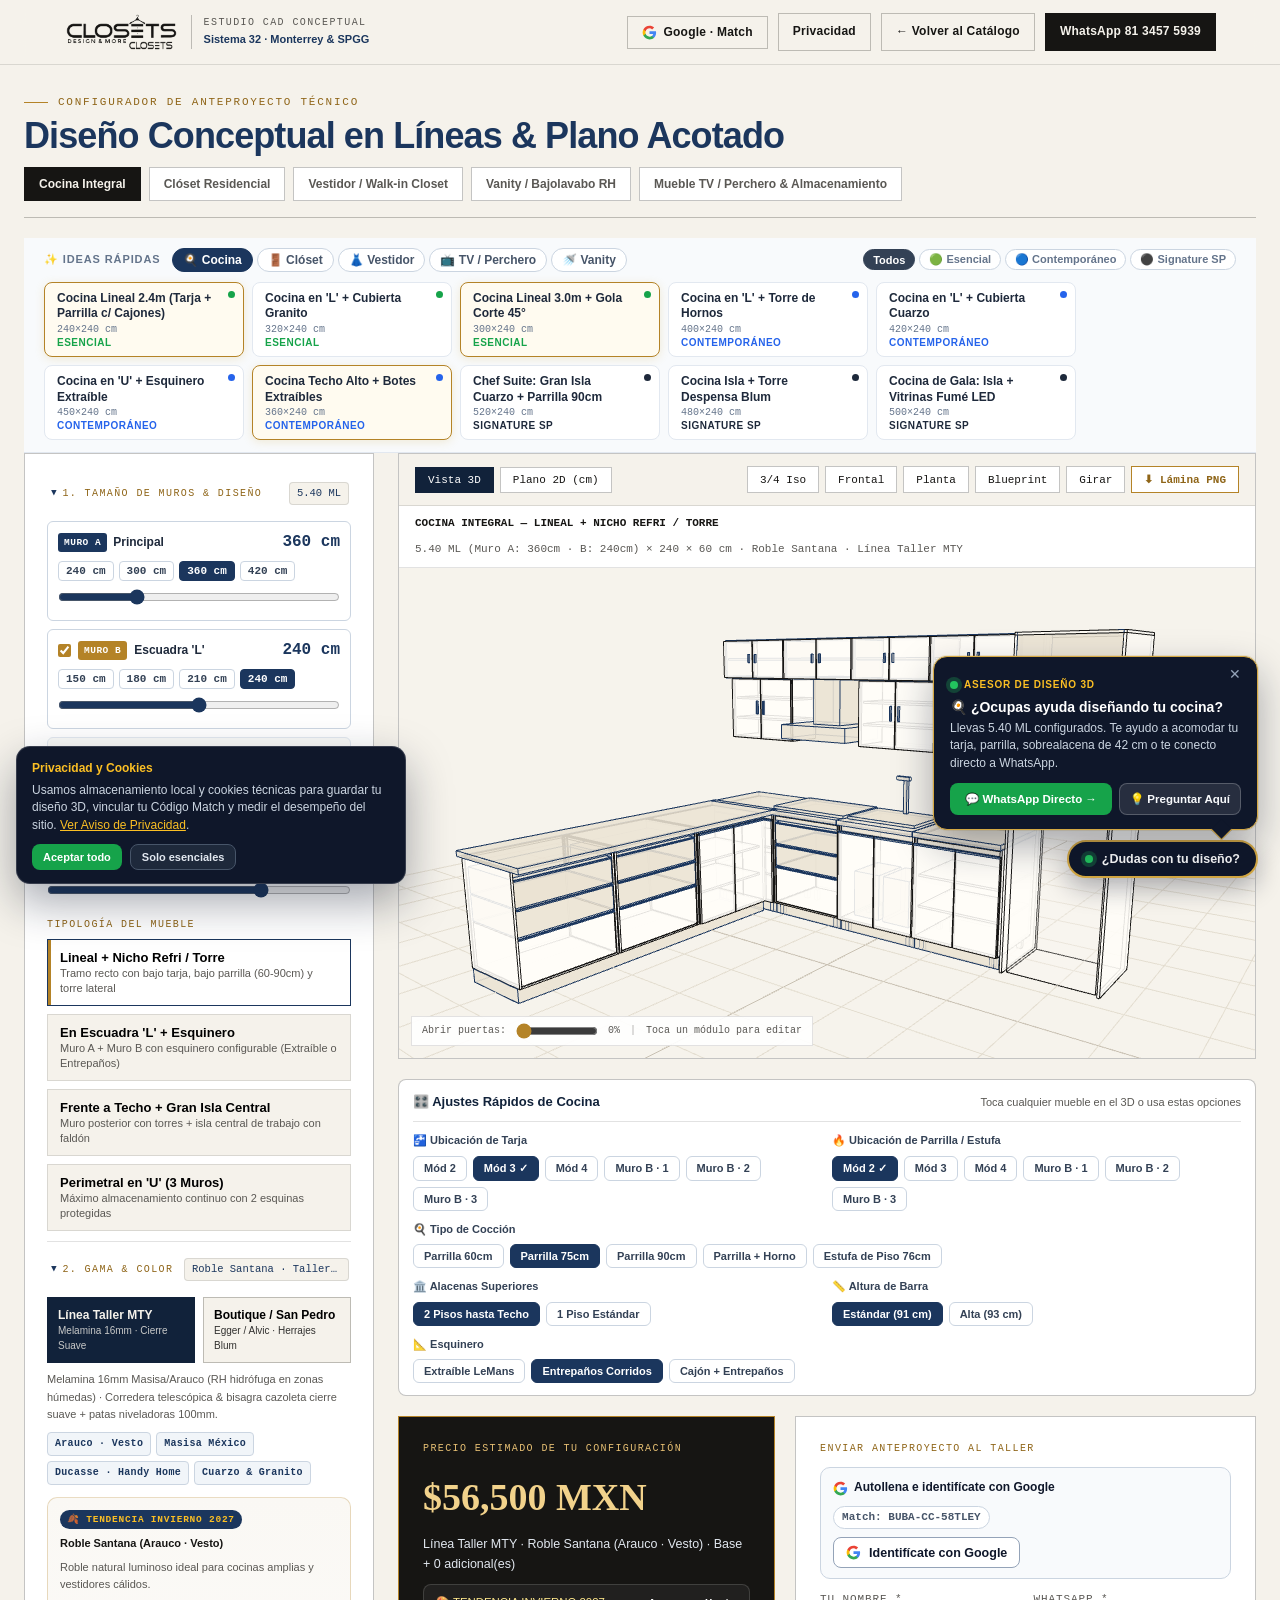
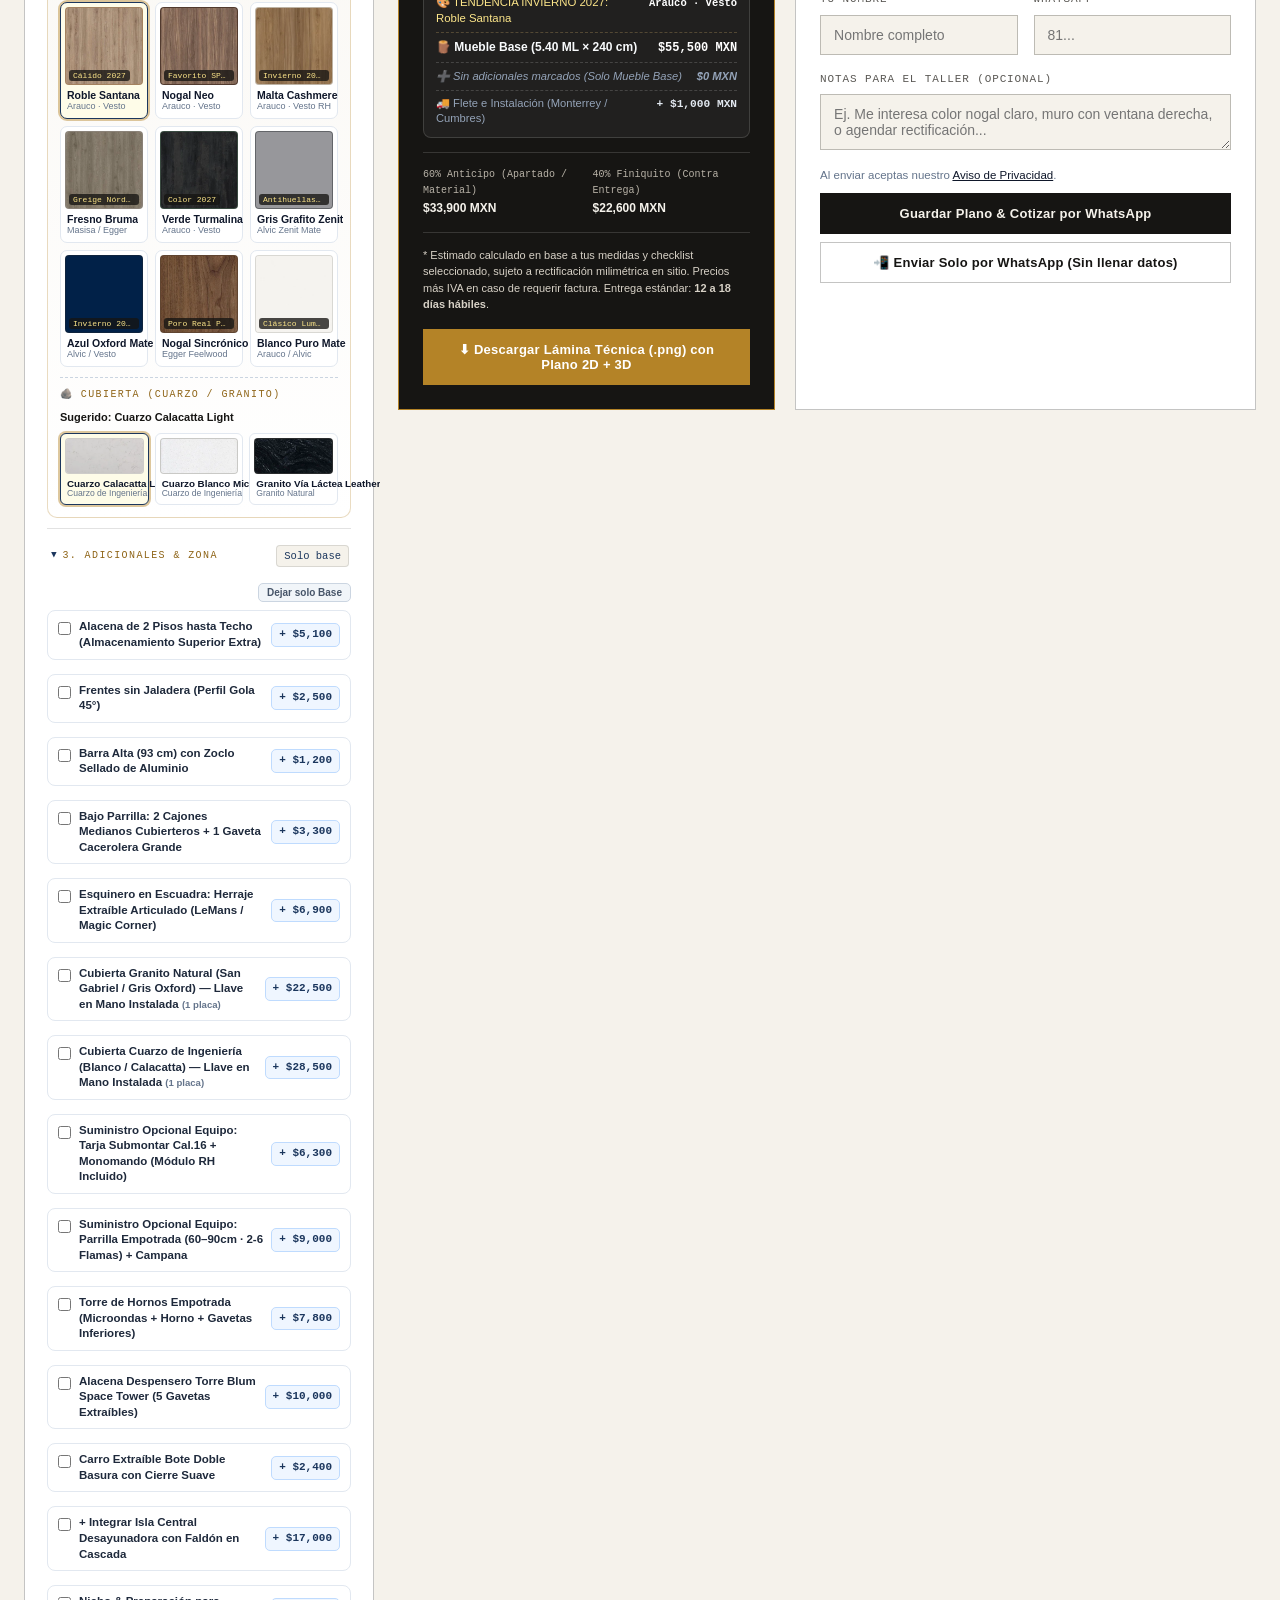
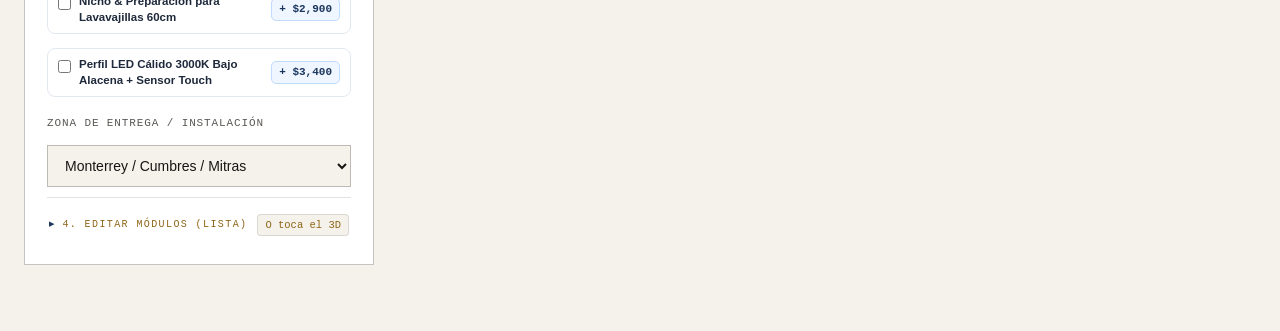
<file: configurador.html>
<!DOCTYPE html>
<html lang="es">
<head>
  <meta charset="UTF-8">
  <meta name="viewport" content="width=device-width, initial-scale=1.0">
  <title>Estudio CAD en Trazos | Closets-Closets Design &amp; More</title>
  <meta name="description" content="Configura tu clóset, vestidor, cocina integral, mueble de baño o centro de TV en trazos arquitectónicos CAD y plano acotado 2D. Calcula tu presupuesto estimado en tiempo real en Monterrey.">
  <link rel="icon" type="image/png" href="assets/favicon.png">
  <meta http-equiv="Cache-Control" content="no-cache, no-store, must-revalidate">
  <meta http-equiv="Pragma" content="no-cache">
  <meta http-equiv="Expires" content="0">
  <meta name="referrer" content="strict-origin-when-cross-origin">
  <meta http-equiv="Content-Security-Policy" content="default-src 'self'; script-src 'self' 'unsafe-inline' https://accounts.google.com https://www.googletagmanager.com https://connect.facebook.net; style-src 'self' 'unsafe-inline' https://fonts.googleapis.com https://accounts.google.com; font-src 'self' data: https://fonts.gstatic.com; img-src 'self' data: blob: https://*.googleusercontent.com https://www.facebook.com https://www.googletagmanager.com https://www.google-analytics.com; connect-src 'self' data: blob: https://accounts.google.com https://www.google-analytics.com https://region1.google-analytics.com https://www.googletagmanager.com https://www.facebook.com; frame-src https://accounts.google.com; object-src 'none'; base-uri 'self'; form-action 'self';">
  <link rel="canonical" href="https://closets-closets.com/configurador.html">
  <meta property="og:type" content="website">
  <meta property="og:locale" content="es_MX">
  <meta property="og:title" content="Estudio CAD en Trazos | Closets-Closets Design & More">
  <meta property="og:description" content="Configura tu clóset, vestidor o cocina integral en trazos arquitectónicos CAD y plano acotado 2D. Cotización en tiempo real en Monterrey.">
  <meta property="og:image" content="https://closets-closets.com/assets/og-closets.jpg">
    <!-- Marcado Estructurado SEO Local Schema.org -->
  <script type="application/ld+json">
{
  "@context": "https://schema.org",
  "@type": "HomeAndConstructionBusiness",
  "name": "Closets-Closets Design & More",
  "image": "https://closets-closets.com/assets/og-closets.jpg",
  "url": "https://closets-closets.com",
  "telephone": "+528134575939",
  "priceRange": "$ - $$",
  "address": {
    "@type": "PostalAddress",
    "addressLocality": "Monterrey",
    "addressRegion": "Nuevo León",
    "addressCountry": "MX"
  },
  "geo": {
    "@type": "GeoCoordinates",
    "latitude": 25.6866,
    "longitude": -100.3161
  },
  "openingHoursSpecification": {
    "@type": "OpeningHoursSpecification",
    "dayOfWeek": [
      "Monday",
      "Tuesday",
      "Wednesday",
      "Thursday",
      "Friday",
      "Saturday"
    ],
    "opens": "08:30",
    "closes": "19:00"
  },
  "areaServed": [
    {
      "@type": "City",
      "name": "San Pedro Garza García"
    },
    {
      "@type": "City",
      "name": "Monterrey"
    },
    {
      "@type": "City",
      "name": "Santa Catarina"
    },
    {
      "@type": "Place",
      "name": "Cumbres"
    },
    {
      "@type": "Place",
      "name": "Carretera Nacional"
    },
    {
      "@type": "Place",
      "name": "Valle Oriente"
    }
  ],
  "hasOfferCatalog": {
    "@type": "OfferCatalog",
    "name": "Catálogo de Carpintería Residencial & Sistema 32",
    "itemListElement": [
      {
        "@type": "Offer",
        "itemOffered": {
          "@type": "Service",
          "name": "Clósets Residenciales a Medida",
          "description": "Fabricación con Sistema 32 en melamina de 16mm/18mm y herrajes de cierre suave."
        }
      },
      {
        "@type": "Offer",
        "itemOffered": {
          "@type": "Service",
          "name": "Vestidores Walk-in Closet Boutique",
          "description": "Vestidores en escuadra, U e islas joyeras con cristal templado y cancelería."
        }
      },
      {
        "@type": "Offer",
        "itemOffered": {
          "@type": "Service",
          "name": "Cocinas Integrales de Alta Gama",
          "description": "Cocinas con frentes fluted, cubiertas de cuarzo, torres de hornos y herrajes Blum."
        }
      },
      {
        "@type": "Offer",
        "itemOffered": {
          "@type": "Service",
          "name": "Muros TV, Lambrines & Centros de Entretenimiento",
          "description": "Paneles alistonados de nogal, consolas flotantes y cavas residenciales."
        }
      },
      {
        "@type": "Offer",
        "itemOffered": {
          "@type": "Service",
          "name": "Proyectos Ejecutivos y Planos de Fabricación Sistema 32",
          "description": "Ingeniería de despiece milimétrico, barrenado 37/32mm y optimización de tableros."
        }
      }
    ]
  }
}
  </script>
  <link rel="stylesheet" href="styles.css?v=20261123_v21">
  <script src="js/three.min.js"></script>
  <script src="js/OrbitControls.js"></script>
  <script src="js/catalogo-data.js?v=20261123_v21"></script>
</head>
<body>

  <!-- HEADER -->
  <header class="site-header">
    <div class="header-inner">
      <a class="brand-link" href="index.html">
        <img class="brand-logo" src="assets/logo-closets.png" alt="Closets-Closets Design &amp; More">
        <div class="brand-meta">
          <span class="brand-sub">Estudio CAD Conceptual</span>
          <span class="brand-city">Sistema 32 · Monterrey &amp; SPGG</span>
        </div>
      </a>
      <div class="nav-actions">
        <button type="button" class="btn btn-outline btn-sm" id="bubaAccountTriggerBtn" title="Identifícate o guarda tu Código Match Buba">Mi Cuenta · Match</button>
        <a class="btn btn-outline btn-sm" href="privacidad.html">Privacidad</a>
        <a class="btn btn-outline btn-sm" href="index.html">← Volver al Catálogo</a>
        <a class="btn btn-primary btn-sm" href="https://wa.me/528134575939" target="_blank" rel="noopener noreferrer">WhatsApp 81 3457 5939</a>
      </div>
    </div>
  </header>

  <main class="studio-shell">
    <!-- BARRA DE CATEGORÍAS -->
    <div class="studio-topbar">
      <div>
        <span class="eyebrow" style="margin-bottom:4px;">Configurador de Anteproyecto Técnico</span>
        <h1 class="display-title" style="font-size:clamp(26px, 3vw, 36px);">Diseño Conceptual en Líneas &amp; Plano Acotado</h1>
      </div>
      <div class="cat-pills" id="catPills"></div>
    </div>

    <!-- TIRA COMPACTA DE DISEÑOS BASE -->
    <div class="preset-gallery-wrap" id="presetGalleryWrap">
      <div class="preset-gallery-header">
        <span class="preset-gallery-label">✨ Ideas Rápidas</span>
        <div class="preset-cat-tabs" id="presetCatTabs">
          <button type="button" class="pcat-tab active" data-cat="COCINA">🍳 Cocina</button>
          <button type="button" class="pcat-tab" data-cat="CLOSET">🚪 Clóset</button>
          <button type="button" class="pcat-tab" data-cat="WALKIN">👗 Vestidor</button>
          <button type="button" class="pcat-tab" data-cat="TV_ROOM">📺 TV / Perchero</button>
          <button type="button" class="pcat-tab" data-cat="BANIO">🚿 Vanity</button>
        </div>
        <div class="preset-tier-filter" id="presetTierFilter">
          <button type="button" class="ptier-btn active" data-tier="all">Todos</button>
          <button type="button" class="ptier-btn" data-tier="esencial">🟢 Esencial</button>
          <button type="button" class="ptier-btn" data-tier="contemporaneo">🔵 Contemporáneo</button>
          <button type="button" class="ptier-btn" data-tier="signature">⚫ Signature SP</button>
        </div>
      </div>
      <div class="preset-card-grid" id="presetCardGrid"></div>
    </div>

    <div class="studio-grid">
      <!-- PANEL GUIADO DE CONFIGURACIÓN -->
      <aside class="studio-sidebar">
        <details class="studio-step" open>
          <summary class="studio-step-summary">
            <span class="studio-label">1. Tamaño de Muros &amp; Diseño</span>
            <span class="step-badge" id="badgeTotalML">3.60 ML</span>
          </summary>
          <div class="studio-step-body" id="blockDimensiones">
            <!-- Muro A: Frontal / Principal -->
            <div class="muro-config-card is-active" id="cardMuroA">
              <div class="muro-config-head">
                <div style="display:flex; align-items:center; gap:6px;">
                  <span class="muro-tag muro-tag-a">MURO A</span>
                  <strong style="font-size:12px; color:#1E293B;">Principal</strong>
                </div>
                <span class="range-val" id="valMuroA">360 cm</span>
              </div>
              <div class="muro-quick-pills" id="pillsMuroA">
                <button type="button" class="quick-pill" data-val="2.4">240 cm</button>
                <button type="button" class="quick-pill" data-val="3.0">300 cm</button>
                <button type="button" class="quick-pill active" data-val="3.6">360 cm</button>
                <button type="button" class="quick-pill" data-val="4.2">420 cm</button>
              </div>
              <input type="range" id="inpMuroA" min="1.2" max="6.0" step="0.1" value="3.6">
            </div>

            <!-- Muro B: Lateral Izquierdo / Escuadra 'L' -->
            <div class="muro-config-card" id="cardMuroB">
              <div class="muro-config-head">
                <label class="muro-toggle-label">
                  <input type="checkbox" id="chkMuroB">
                  <span class="muro-tag muro-tag-b">MURO B</span>
                  <span>Escuadra 'L'</span>
                </label>
                <span class="range-val" id="valMuroB">240 cm</span>
              </div>
              <div class="muro-sub-controls" id="subMuroB" style="display:none;">
                <div class="muro-quick-pills" id="pillsMuroB">
                  <button type="button" class="quick-pill" data-val="1.5">150 cm</button>
                  <button type="button" class="quick-pill" data-val="1.8">180 cm</button>
                  <button type="button" class="quick-pill" data-val="2.1">210 cm</button>
                  <button type="button" class="quick-pill active" data-val="2.4">240 cm</button>
                </div>
                <input type="range" id="inpMuroB" min="1.2" max="3.6" step="0.1" value="2.4">
              </div>
            </div>

            <!-- Muro C: Lateral Derecho / Cierre en 'U' -->
            <div class="muro-config-card" id="cardMuroC">
              <div class="muro-config-head">
                <label class="muro-toggle-label">
                  <input type="checkbox" id="chkMuroC">
                  <span class="muro-tag muro-tag-c">MURO C</span>
                  <span>Cierre 'U'</span>
                </label>
                <span class="range-val" id="valMuroC">240 cm</span>
              </div>
              <div class="muro-sub-controls" id="subMuroC" style="display:none;">
                <div class="muro-quick-pills" id="pillsMuroC">
                  <button type="button" class="quick-pill" data-val="1.5">150 cm</button>
                  <button type="button" class="quick-pill" data-val="1.8">180 cm</button>
                  <button type="button" class="quick-pill" data-val="2.1">210 cm</button>
                  <button type="button" class="quick-pill active" data-val="2.4">240 cm</button>
                </div>
                <input type="range" id="inpMuroC" min="1.2" max="3.6" step="0.1" value="2.4">
              </div>
            </div>

            <!-- Altura y Fondo -->
            <div class="range-row" style="margin-top:10px;">
              <div class="range-head">
                <span>Altura Total</span>
                <span class="range-val" id="valAlto">240 cm</span>
              </div>
              <input type="range" id="inpAlto" min="1.8" max="2.8" step="0.05" value="2.4">
            </div>
            <div class="range-row" style="margin-bottom:12px;">
              <div class="range-head">
                <span>Fondo / Profundidad</span>
                <span class="range-val" id="valFondo">60 cm</span>
              </div>
              <input type="range" id="inpFondo" min="0.35" max="0.7" step="0.05" value="0.6">
            </div>

            <span class="studio-label" style="margin-bottom:6px;">Tipología del Mueble</span>
            <div class="subtipo-list" id="subtipoList"></div>
          </div>
        </details>

        <details class="studio-step" open>
          <summary class="studio-step-summary">
            <span class="studio-label">2. Gama &amp; Color</span>
            <span class="step-badge" id="stepBadgeGama">Roble Santana · Taller MTY</span>
          </summary>
          <div class="studio-step-body">
            <div class="gama-toggle" id="gamaToggle">
              <button type="button" class="gama-btn active" data-gama="taller_mty">
                <strong>Línea Taller MTY</strong>
                <small>Melamina 16mm · Cierre Suave</small>
              </button>
              <button type="button" class="gama-btn" data-gama="boutique_spgg">
                <strong>Boutique / San Pedro</strong>
                <small>Egger / Alvic · Herrajes Blum</small>
              </button>
            </div>
            <p id="gamaDescNote" style="font-size:11px; color:var(--ink-soft); margin:8px 0 4px;"></p>
            <div class="gama-brands-strip" id="gamaBrandsStrip"></div>

            <div class="studio-block-season" id="blockTemporada" style="margin-top:12px;">
              <div class="season-head-bar">
                <span class="season-pill" id="seasonBadgePill">🍂 TENDENCIA INVIERNO 2027</span>
                <span class="season-selected-name" id="valAcabadoNombre">Roble Santana</span>
              </div>
              <p id="acabadoDescNote" style="font-size:11px; color:var(--ink-soft); margin:4px 0 8px 0;"></p>
              <div class="swatch-grid" id="swatchCarpinteriaGrid"></div>

              <div id="piedraSwatchWrap" class="piedra-swatch-wrap" style="display:none;">
                <div class="piedra-swatch-head">
                  <span class="studio-label" style="margin:0;">🪨 Cubierta (Cuarzo / Granito)</span>
                  <span class="season-selected-name" id="valPiedraNombre">Cuarzo Calacatta Light</span>
                </div>
                <div class="swatch-grid-stone" id="swatchPiedraGrid"></div>
              </div>
            </div>
          </div>
        </details>

        <details class="studio-step" open>
          <summary class="studio-step-summary">
            <span class="studio-label">3. Adicionales &amp; Zona</span>
            <span class="step-badge" id="stepBadgeExtras">Base + extras</span>
          </summary>
          <div class="studio-step-body">
            <div style="display:flex; justify-content:flex-end; margin-bottom:8px;">
              <button type="button" id="btnClearExtras" class="btn-clear-extras" title="Desmarcar adicionales">Dejar solo Base</button>
            </div>
            <div class="extras-check-list" id="extrasList"></div>
            <div class="field" style="margin-top:12px; margin-bottom:0;">
              <label for="inpZona" class="studio-label" style="margin-bottom:6px;">Zona de Entrega / Instalación</label>
              <select id="inpZona"></select>
            </div>
          </div>
        </details>

        <details class="studio-step" id="blockModulosDetalle">
          <summary class="studio-step-summary">
            <span class="studio-label">4. Editar Módulos (Lista)</span>
            <span class="step-badge" style="color:var(--brass-dark);">O toca el 3D</span>
          </summary>
          <div class="studio-step-body">
            <div id="moduleInspectorList"></div>
          </div>
        </details>
      </aside>

      <!-- LIENZO PRINCIPAL: PRECIO MÓVIL + CAD 3D + CONTROLES COCINA + COTIZACIÓN -->
      <section class="studio-stage">
        <!-- Barra rápida móvil pegada al 3D -->
        <div class="mobile-live-price" id="mobileLivePrice">
          <div>
            <small>Estimado actual (<span id="mobileLiveML">3.60 ML</span>)</small>
            <strong id="mobileLivePriceVal">$48,500 MXN</strong>
          </div>
          <a href="#quoteSection" class="btn-mini-quote">Desglose &amp; Cotizar ↓</a>
        </div>

        <div class="cad-card">
          <div class="cad-toolbar">
            <div class="cad-view-tabs">
              <button type="button" class="cad-btn active" id="btnView3D">Vista 3D</button>
              <button type="button" class="cad-btn" id="btnView2D">Plano 2D (cm)</button>
            </div>
            <div class="cad-tool-btns">
              <button type="button" class="cad-btn" id="btnCamIso">3/4 Iso</button>
              <button type="button" class="cad-btn" id="btnCamFront">Frontal</button>
              <button type="button" class="cad-btn" id="btnCamTop">Planta</button>
              <button type="button" class="cad-btn" id="btnBlueprint">Blueprint</button>
              <button type="button" class="cad-btn" id="btnAutoRotate">Girar</button>
              <button type="button" class="cad-btn" id="btnDescargarLamina" style="border-color:var(--brass); color:var(--brass-dark); font-weight:600;">⬇ Lámina PNG</button>
            </div>
          </div>

          <div class="cad-infobar">
            <strong id="hudCatTitle">CLÓSET RESIDENCIAL</strong>
            <span class="muted" id="hudDimSummary">200 × 240 × 60 cm · Roble Santana</span>
          </div>

          <div class="cad-viewport" id="cadViewport">
            <canvas id="cadCanvas3D"></canvas>
            <div id="svgElevationWrap"></div>
            <div id="cadHoverCard" class="cad-hover-card"></div>
            <div id="cadModulePopover" class="cad-module-popover"></div>

            <div class="cad-hud-bottom" style="display:flex; align-items:center; gap:10px; pointer-events:auto;">
              <span>Abrir puertas:</span>
              <input type="range" id="inpExplosion" min="0" max="100" value="0" style="width:82px; accent-color:var(--brass);">
              <span id="valExplosion">0%</span>
              <span class="hide-sm" style="opacity:0.5;">|</span>
              <span class="hide-sm">Toca un módulo para editar</span>
            </div>
          </div>
        </div>

        <!-- CONTROLES RÁPIDOS DE COCINA (LIMPIO PARA CLIENTE, SIN TEXTO INTERNO DE TALLER) -->
        <div class="kitchen-quick-card" id="seniorKitchenControls" style="display:none;">
          <div class="kitchen-quick-head">
            <span>🎛️ Ajustes Rápidos de Cocina</span>
            <small>Toca cualquier mueble en el 3D o usa estas opciones</small>
          </div>
          <div class="sqc-row-2">
            <div class="sqc-group">
              <span class="sqc-label">🚰 Ubicación de Tarja</span>
              <div class="sqc-pills" id="sqcSinkPosPills"></div>
            </div>
            <div class="sqc-group">
              <span class="sqc-label">🔥 Ubicación de Parrilla / Estufa</span>
              <div class="sqc-pills" id="sqcCookPosPills"></div>
            </div>
          </div>

          <div class="sqc-group">
            <span class="sqc-label">🍳 Tipo de Cocción</span>
            <div class="sqc-pills" id="sqcCookMode">
              <button type="button" class="sqc-pill" data-type="parrilla_cajones" data-count="60">Parrilla 60cm</button>
              <button type="button" class="sqc-pill active" data-type="parrilla_cajones" data-count="75">Parrilla 75cm</button>
              <button type="button" class="sqc-pill" data-type="parrilla_cajones" data-count="90">Parrilla 90cm</button>
              <button type="button" class="sqc-pill" data-type="parrilla_horno" data-count="1">Parrilla + Horno</button>
              <button type="button" class="sqc-pill sqc-pill-warn" data-type="estufa_piso" data-count="1">Estufa de Piso 76cm</button>
            </div>
          </div>

          <div class="sqc-row-2">
            <div class="sqc-group">
              <span class="sqc-label">🏛️ Alacenas Superiores</span>
              <div class="sqc-pills" id="sqcUpperTierMode">
                <button type="button" class="sqc-pill active" data-sobre="on">2 Pisos hasta Techo</button>
                <button type="button" class="sqc-pill" data-sobre="off">1 Piso Estándar</button>
              </div>
            </div>
            <div class="sqc-group">
              <span class="sqc-label">📏 Altura de Barra</span>
              <div class="sqc-pills" id="sqcZocloMode">
                <button type="button" class="sqc-pill active" data-zoclo="10">Estándar (91 cm)</button>
                <button type="button" class="sqc-pill" data-zoclo="12">Alta (93 cm)</button>
              </div>
            </div>
          </div>

          <div class="sqc-group" id="sqcCornerGroup">
            <span class="sqc-label">📐 Esquinero</span>
            <div class="sqc-pills" id="sqcCornerMode">
              <button type="button" class="sqc-pill active" data-corner="esquinero_lemans">Extraíble LeMans</button>
              <button type="button" class="sqc-pill" data-corner="esquinero_entrepanos">Entrepaños Corridos</button>
              <button type="button" class="sqc-pill" data-corner="esquinero_cajon_entrepano">Cajón + Entrepaños</button>
            </div>
          </div>
        </div>

        <!-- RESUMEN + FORMULARIO DOBLE RESPALDO -->
        <div class="studio-summary-grid" id="quoteSection">
          <div class="quote-box">
            <span class="studio-label" style="color:#E6BF73;">Precio Estimado de tu Configuración</span>
            <div class="quote-range" id="outRange">$48,500 MXN</div>
            <div id="outGamaLabel" style="font-size:12.5px; color:#E2E8F0; margin-bottom:10px;">Línea Taller MTY · Precio calculado según tu diseño actual</div>

            <!-- Desglose en vivo: Precio Base + Checklist de Adicionales -->
            <div class="quote-breakdown" id="quoteBreakdown">
              <div class="qb-row qb-material" id="qbMaterialRow">
                <span id="qbMaterialLabel">🎨 Tendencia Invierno 2027: Roble Santana</span>
                <strong id="qbMaterialMarca">Arauco · Vesto</strong>
              </div>
              <div class="qb-row qb-base">
                <span id="qbBaseLabel">🪵 Mueble Base Sistema 32 (3.60 ML)</span>
                <strong id="qbBaseVal">$38,500 MXN</strong>
              </div>
              <div class="qb-extras-list" id="qbExtrasList"></div>
              <div class="qb-row qb-flete">
                <span id="qbFleteLabel">🚚 Logística e Instalación</span>
                <strong id="qbFleteVal">+ $1,000 MXN</strong>
              </div>
            </div>

            <div class="quote-split">
              <div>
                <span>60% Anticipo (Apartado / Material)</span>
                <strong id="outAnticipo">$29,100 MXN</strong>
              </div>
              <div>
                <span>40% Finiquito (Contra Entrega)</span>
                <strong id="outFiniquito">$19,400 MXN</strong>
              </div>
            </div>

            <p class="quote-disclaimer">
              * Estimado calculado en base a tus medidas y checklist seleccionado, sujeto a rectificación milimétrica en sitio. Precios más IVA en caso de requerir factura. Entrega estándar: <strong id="outEntrega">12 a 18 días hábiles</strong>.
            </p>

            <button type="button" class="btn btn-brass" id="btnDownloadSheetSecondary" style="width:100%;">
              ⬇ Descargar Lámina Técnica (.png) con Plano 2D + 3D
            </button>
          </div>

          <form id="cadSubmitForm" name="anteproyecto-cad" method="POST" data-netlify="true" netlify-honeypot="bot-field" enctype="multipart/form-data" class="send-box">
            <input type="hidden" name="form-name" value="anteproyecto-cad">
            <input type="hidden" name="folio" id="fFolio" value="">
            <input type="hidden" name="resumen_tecnico" id="fResumen" value="">
            <input type="hidden" name="rango_estimado_mxn" id="fRango" value="">
            <input type="hidden" name="estado_json" id="fEstadoJson" value="">
            <input type="hidden" name="url_plano" id="fUrlPlano" value="">
            <p hidden><label>No llenar: <input name="bot-field"></label></p>
            <input type="file" name="lamina_plano" id="fFileInput" hidden accept="image/png">

            <span class="studio-label">Enviar Anteproyecto al Taller</span>
            <div data-buba-google-inline="1"></div>
            <div class="field-grid">
              <div class="field">
                <label for="cliNombre">Tu Nombre *</label>
                <input id="cliNombre" name="nombre" type="text" placeholder="Nombre completo" required>
              </div>
              <div class="field">
                <label for="cliTel">WhatsApp *</label>
                <input id="cliTel" name="telefono" type="tel" placeholder="81..." required>
              </div>
            </div>
            <div class="field">
              <label for="cliNotas">Notas para el taller (opcional)</label>
              <textarea id="cliNotas" name="notas" rows="2" placeholder="Ej. Me interesa color nogal claro, muro con ventana derecha, o agendar rectificación..."></textarea>
            </div>
            <div id="cadStatus" class="status-banner" role="status" aria-live="polite"></div>
            <p style="font-size:11.5px; color:#64748b; margin:6px 0 8px;">Al enviar aceptas nuestro <a href="privacidad.html" style="text-decoration:underline; color:#0f172a;">Aviso de Privacidad</a>.</p>
            <button id="cadSubmitBtn" type="submit" class="btn btn-primary" style="width:100%;">
              Guardar Plano &amp; Cotizar por WhatsApp
            </button>
            <button id="btnQuickWaDirect" type="button" class="btn btn-outline" style="width:100%; margin-top:8px;">
              📲 Enviar Solo por WhatsApp (Sin llenar datos)
            </button>
          </form>
        </div>
      </section>
    </div>
  </main>

  <!-- MODAL ESTRATÉGICO DOBLE FILO: LÁMINA GRATIS vs INGENIERÍA EJECUTIVA -->
  <div class="ing-modal-backdrop" id="ingModal" role="dialog" aria-modal="true" aria-hidden="true">
    <div class="ing-modal">
      <button type="button" class="ing-close" id="ingClose" aria-label="Cerrar modal">✕</button>
      <span class="ing-kicker">INGENIERÍA MODULAR SISTEMA 32 · MONTERREY</span>
      <h3 class="ing-title">¿Cómo deseas llevar este anteproyecto a la realidad?</h3>
      <p class="ing-sub">Elige entre tu anteproyecto conceptual de cortesía o los planos de ingeniería ejecutiva listos para maquilar.</p>

      <div class="ing-compare">
        <div class="ing-col free">
          <div class="ing-col-head">Lámina Conceptual <span class="ing-tag free">GRATIS</span></div>
          <ul>
            <li>✓ Vista 3D en trazos arquitectónicos</li>
            <li>✓ Alzado 2D frontal con cotas generales</li>
            <li>✓ Estimado preliminar de presupuesto</li>
            <li>✓ Folio único de anteproyecto</li>
            <li class="no">✕ Sin optimización de corte milimétrico</li>
            <li class="no">✕ Sin despiece ni lista de barrenos Sistema 32</li>
            <li class="no">✕ Sello: "No apto para fabricación"</li>
          </ul>
        </div>
        <div class="ing-col pro">
          <div class="ing-col-head">Planos de Fabricación <span class="ing-tag pro">LISTO PARA TALLER</span></div>
          <ul>
            <li>✓ Despiece exacto pieza por pieza (.CSV / .PDF)</li>
            <li>✓ Mapa de barrenado Sistema 32 (37/32mm)</li>
            <li>✓ Optimización de tableros (Cero desperdicio)</li>
            <li>✓ Lista de herrajes Blum / correderas al milímetro</li>
            <li>✓ Planos de armado 2D para carpintero o maquilador</li>
            <li>✓ Asesoría técnica directa del taller en MTY</li>
          </ul>
        </div>
      </div>

      <div class="ing-packages">
        <label class="ing-pkg">
          <input type="radio" name="ingPkg" value="Esencial" checked>
          <span>
            <strong>Ingeniería Esencial</strong>
            <small>Despiece + optimización de corte de tableros</small>
          </span>
        </label>
        <label class="ing-pkg">
          <input type="radio" name="ingPkg" value="Pro">
          <span>
            <strong>Ingeniería Pro</strong>
            <small>Despiece + barrenado Sistema 32 + lista Blum</small>
          </span>
        </label>
        <label class="ing-pkg">
          <input type="radio" name="ingPkg" value="Signature">
          <span>
            <strong>Ingeniería Signature</strong>
            <small>Proyecto ejecutivo completo + visita de rectificación en sitio</small>
          </span>
        </label>
      </div>

      <div class="ing-bonus">
        ★ <strong>Garantía de Bonificación:</strong> Si decides fabricar tu mueble con Closets-Closets,
        el <strong>100% del costo de los planos se abona a tu anticipo</strong>. La ingeniería te sale <strong>gratis</strong>.
      </div>
      <p class="ing-price-note">Cotización inmediata de planos por WhatsApp según metros lineales de tu diseño.</p>

      <div class="ing-actions">
        <button type="button" class="btn btn-outline" id="ingFreeBtn">Descargar Lámina Conceptual Gratis (.png)</button>
        <button type="button" class="btn btn-primary" id="ingBuyBtn">Cotizar Planos de Fabricación vía WhatsApp →</button>
      </div>
    </div>
  </div>



  <!-- SUB-AGENTE ESPECIALIZADO DE LA PÁGINA & POP-UP FLOTANTE "¿OCUPAS AYUDA?" -->
  <div class="buba-cad-widget" id="bubaCadWidget">
    <!-- Burbuja Pop-up en el aire -->
    <div class="buba-air-popup" id="bubaAirPopup" role="status" aria-live="polite">
      <button type="button" class="buba-air-close" id="bubaAirClose" aria-label="Minimizar ayuda">✕</button>
      <span class="buba-air-kicker"><span class="buba-pulse-dot"></span> ASESOR DE DISEÑO 3D</span>
      <h4 class="buba-air-title" id="bubaAirTitle">¿Ocupas ayuda con tu diseño?</h4>
      <p class="buba-air-desc" id="bubaAirDesc">
        Te ayudo a acomodar tus módulos, medidas o enviarlo directo por WhatsApp con el taller.
      </p>
      <div class="buba-air-actions">
        <button type="button" class="buba-btn-wa" id="bubaAirWaBtn">💬 WhatsApp Directo →</button>
        <button type="button" class="buba-btn-chat" id="bubaAirOpenChatBtn">💡 Preguntar Aquí</button>
      </div>
    </div>

    <!-- Drawer de Ayuda Adaptativa -->
    <div class="buba-agent-drawer" id="bubaAgentDrawer">
      <div class="buba-drawer-head">
        <div class="buba-drawer-head-info">
          <strong>📐 Asesor de Diseño · En Línea</strong>
          <span>Closets-Closets · Monterrey &amp; SPGG</span>
        </div>
        <button type="button" class="buba-drawer-close" id="bubaDrawerClose" aria-label="Cerrar asistente">✕</button>
      </div>
      <div class="buba-telemetry-bar" id="bubaTelemetryBar">
        📡 Leyendo tu diseño 3D en tiempo real...
      </div>
      <div class="buba-chat-body" id="bubaChatBody">
        <div class="buba-msg buba-msg-bot" id="bubaWelcomeMsg">
          ¡Hola! Estoy viendo las medidas y el diseño que tienes en el 3D. ¿En qué te ayudamos hoy?
        </div>
      </div>
      <div class="buba-quick-questions" id="bubaQuickQuestions"></div>
      <div class="buba-drawer-foot">
        <div class="buba-input-row">
          <input type="text" id="bubaUserQuestion" placeholder="Escribe tu duda (medidas, cajones, materiales)...">
          <button type="button" class="buba-send-btn" id="bubaSendChatBtn" title="Enviar pregunta">➤</button>
        </div>
        <button type="button" class="buba-btn-wa" id="bubaDrawerWaBtn" style="width:100%;">
          📲 Enviar mi Diseño a WhatsApp →
        </button>
      </div>
    </div>

    <!-- Botón flotante permanente -->
    <button type="button" class="buba-launcher-btn" id="bubaLauncherBtn">
      <span class="buba-pulse-dot"></span>
      <span id="bubaLauncherText">¿Dudas con tu diseño?</span>
    </button>
  </div>

  <script src="js/cad-engine.js?v=20261123_v21"></script>
  <script src="js/buba-metrics.js?v=20261123_v23"></script>
  <script src="js/buba-identity.js?v=20261123_v27"></script>
  <script>
    (function () {
      const M = window.CLOSETS_MASTER;
      const urlParams = new URLSearchParams(window.location.search);
      const initCat = M.categorias[urlParams.get("cat")] ? urlParams.get("cat") : "COCINA";
      const initGama = M.gamas[urlParams.get("gama")] ? urlParams.get("gama") : "taller_mty";

      const initSub = urlParams.get("sub");
      const initPreset = urlParams.get("preset");
      const tempData = M.coleccionTemporada || { acabadosCarpinteria: [], acabadosPiedra: [], marcasAliadas: [], titulo: "Tendencia Invierno 2027" };
      const initAcabadoParam = urlParams.get("acabado");
      const acabadoMatch = (tempData.acabadosCarpinteria || []).find(a => a.id === initAcabadoParam) || (tempData.acabadosCarpinteria || [])[0] || { id: "roble_santana", nombre: "Roble Santana", marca: "Arauco · Vesto", desc: "" };
      const piedraMatch = (tempData.acabadosPiedra || [])[0] || { id: "cuarzo_calacatta", nombre: "Cuarzo Calacatta Light", tipo: "Cuarzo de Ingeniería" };

      const isMultiWallInit = initCat === "WALKIN" || initCat === "COCINA";
      const state = {
        folio: "CAD-" + String(Date.now()).slice(-5),
        categoria: initCat,
        gama: initGama,
        subtipo: (initSub && M.categorias[initCat].subtipos.some(s => s.id === initSub)) ? initSub : M.categorias[initCat].subtipos[0].id,
        largo: M.categorias[initCat].largoDefault,
        muroA_L: M.categorias[initCat].largoDefault,
        muroB_activo: isMultiWallInit && (initSub === "WALKIN_L" || initSub === "WALKIN_ISLA" || initSub === "COCINA_L_PENINSULA" || initSub === "COCINA_U" || !initSub),
        muroB_L: 2.4,
        muroC_activo: isMultiWallInit && (initSub === "WALKIN_ISLA" || initSub === "COCINA_U"),
        muroC_L: 2.4,
        alto: M.categorias[initCat].altoDefault,
        fondo: M.categorias[initCat].fondoDefault,
        acabadoId: acabadoMatch.id,
        piedraId: piedraMatch.id,
        extras: [],
        zona: M.zonas[0].id
      };

      const catPills = document.getElementById("catPills");
            const subtipoList = document.getElementById("subtipoList");
      const extrasList = document.getElementById("extrasList");

      const cardMuroA = document.getElementById("cardMuroA");
      const inpMuroA = document.getElementById("inpMuroA");
      const valMuroA = document.getElementById("valMuroA");
      const pillsMuroA = document.getElementById("pillsMuroA");

      const cardMuroB = document.getElementById("cardMuroB");
      const chkMuroB = document.getElementById("chkMuroB");
      const valMuroB = document.getElementById("valMuroB");
      const subMuroB = document.getElementById("subMuroB");
      const pillsMuroB = document.getElementById("pillsMuroB");
      const inpMuroB = document.getElementById("inpMuroB");

      const cardMuroC = document.getElementById("cardMuroC");
      const chkMuroC = document.getElementById("chkMuroC");
      const valMuroC = document.getElementById("valMuroC");
      const subMuroC = document.getElementById("subMuroC");
      const pillsMuroC = document.getElementById("pillsMuroC");
      const inpMuroC = document.getElementById("inpMuroC");

      const badgeTotalML = document.getElementById("badgeTotalML");
      const inpAlto = document.getElementById("inpAlto");
      const inpFondo = document.getElementById("inpFondo");
      const inpZona = document.getElementById("inpZona");

      // Poblar zonas ZMM
      M.zonas.forEach((z) => {
        const opt = document.createElement("option");
        opt.value = z.id;
        opt.textContent = z.label;
        inpZona.appendChild(opt);
      });

      function renderCatPills() {
        catPills.innerHTML = "";
        Object.values(M.categorias).forEach((cat) => {
          const btn = document.createElement("button");
          btn.type = "button";
          btn.className = "cat-pill" + (state.categoria === cat.id ? " active" : "");
          btn.textContent = cat.nombre;
          btn.addEventListener("click", () => selectCategory(cat.id));
          catPills.appendChild(btn);
        });
      }

      function syncWallsFromSubtipo() {
        if (state.categoria === "WALKIN") {
          if (state.subtipo === "WALKIN_LINEAL_DOBLE") {
            state.muroB_activo = false;
            state.muroC_activo = false;
          } else if (state.subtipo === "WALKIN_L") {
            state.muroB_activo = true;
            state.muroC_activo = false;
          } else if (state.subtipo === "WALKIN_ISLA" || state.subtipo === "WALKIN_CRISTAL") {
            state.muroB_activo = true;
            state.muroC_activo = true;
          }
        } else if (state.categoria === "COCINA") {
          if (state.subtipo === "COCINA_LINEAL" || state.subtipo === "COCINA_ISLA") {
            state.muroB_activo = false;
            state.muroC_activo = false;
          } else if (state.subtipo === "COCINA_L_PENINSULA") {
            state.muroB_activo = true;
            state.muroC_activo = false;
          } else if (state.subtipo === "COCINA_U") {
            state.muroB_activo = true;
            state.muroC_activo = true;
          }
        } else {
          state.muroB_activo = false;
          state.muroC_activo = false;
        }
      }

      function syncSubtipoFromWalls() {
        if (state.categoria === "WALKIN") {
          if (state.muroB_activo && state.muroC_activo) {
            state.subtipo = "WALKIN_ISLA";
          } else if (state.muroB_activo && !state.muroC_activo) {
            state.subtipo = "WALKIN_L";
          } else {
            state.subtipo = "WALKIN_LINEAL_DOBLE";
          }
        } else if (state.categoria === "COCINA") {
          if (state.muroB_activo && state.muroC_activo) {
            state.subtipo = "COCINA_U";
          } else if (state.muroB_activo && !state.muroC_activo) {
            state.subtipo = "COCINA_L_PENINSULA";
          } else {
            state.subtipo = "COCINA_LINEAL";
          }
        }
        renderSubtipos();
      }

      function renderSubtipos() {
        const cat = M.categorias[state.categoria];
        subtipoList.innerHTML = "";
        cat.subtipos.forEach((sub) => {
          const btn = document.createElement("button");
          btn.type = "button";
          btn.className = "subtipo-item" + (state.subtipo === sub.id ? " active" : "");
          btn.innerHTML = `<strong>${sub.nombre}</strong><small>${sub.desc}</small>`;
          btn.addEventListener("click", () => {
            state.subtipo = sub.id;
            syncWallsFromSubtipo();
            renderSubtipos();
            updateAll();
          });
          subtipoList.appendChild(btn);
        });
      }

      function renderExtras() {
        const cat = M.categorias[state.categoria];
        const p = currentPayload();
        extrasList.innerHTML = "";
        cat.opcionesExtra.forEach((ext) => {
          const isChecked = state.extras.includes(ext.id);
          const calc = M.calcularPrecioExtra ? M.calcularPrecioExtra(ext, p) : { precio: ext.minMty };
          const lbl = document.createElement("label");
          lbl.className = "extra-check" + (isChecked ? " is-checked" : "");
          const checkedAttr = isChecked ? "checked" : "";
          const placaTag = calc.numPlacas > 0 ? ` <small style="color:#64748B;">(${calc.numPlacas} placa${calc.numPlacas > 1 ? "s" : ""})</small>` : "";
          lbl.innerHTML = `
            <div class="extra-check-left">
              <input type="checkbox" value="${ext.id}" ${checkedAttr}>
              <span class="extra-check-name">${ext.nombre}${placaTag}</span>
            </div>
            <span class="extra-check-price">+ $${calc.precio.toLocaleString("es-MX")}</span>
          `;
          lbl.querySelector("input").addEventListener("change", (e) => {
            if (e.target.checked) {
              // Si selecciona Cuarzo, desmarcar Granito y viceversa para no cobrar dos cubiertas
              if (ext.id === "cubierta_cuarzo") {
                state.extras = state.extras.filter((x) => x !== "cubierta_granito");
                if (state.piedraId === "granito_via_lactea") state.piedraId = "cuarzo_calacatta";
              } else if (ext.id === "cubierta_granito") {
                state.extras = state.extras.filter((x) => x !== "cubierta_cuarzo");
                state.piedraId = "granito_via_lactea";
              }
              if (!state.extras.includes(ext.id)) state.extras.push(ext.id);
            } else {
              state.extras = state.extras.filter((x) => x !== ext.id);
            }
            updateAll();
          });
          extrasList.appendChild(lbl);
        });
      }

      const btnClearExtras = document.getElementById("btnClearExtras");
      if (btnClearExtras) {
        btnClearExtras.addEventListener("click", () => {
          state.extras = [];
          renderExtras();
          updateAll();
        });
      }

      function syncSlidersBounds() {
        const cat = M.categorias[state.categoria];
        const isMulti = state.categoria === "WALKIN" || state.categoria === "COCINA" || state.categoria === "CLOSET";

        inpMuroA.min = cat.largoMin;
        inpMuroA.max = cat.largoMax;
        inpMuroA.value = state.muroA_L;

        cardMuroB.style.display = isMulti ? "block" : "none";
        cardMuroC.style.display = isMulti ? "block" : "none";

        inpAlto.min = cat.altoMin;
        inpAlto.max = cat.altoMax;
        inpAlto.value = state.alto;

        inpFondo.value = state.fondo;
      }

      function selectCategory(catId) {
        const cat = M.categorias[catId];
        if (!cat) return;
        state.categoria = catId;
        state.subtipo = cat.subtipos[0].id;
        state.muroA_L = cat.largoDefault;
        state.largo = cat.largoDefault;
        state.muroB_L = 2.4;
        state.muroC_L = 2.4;
        state.alto = cat.altoDefault;
        state.fondo = cat.fondoDefault;
        state.extras = (cat.opcionesExtra || []).filter((e) => e.defaultActive).map((e) => e.id);
        syncWallsFromSubtipo();
        syncSlidersBounds();
        renderCatPills();
        renderSubtipos();
        renderExtras();
        if(typeof syncPresetCatTab==="function") syncPresetCatTab();
        updateAll();
        if (window.BubaMetrics) {
          window.BubaMetrics.track("cad_category_change", { category: catId, label: cat.nombre || catId });
        }
      }

      function getAcabadoSeleccionado() {
        const list = tempData.acabadosCarpinteria || [];
        return list.find(a => a.id === state.acabadoId) || list[0] || { id: "roble_santana", nombre: "Roble Santana", marca: "Arauco · Vesto", tag: "Invierno 2027", desc: "" };
      }

      function getPiedraSeleccionada() {
        const list = tempData.acabadosPiedra || [];
        return list.find(p => p.id === state.piedraId) || list[0] || { id: "cuarzo_calacatta", nombre: "Cuarzo Calacatta Light", tipo: "Cuarzo de Ingeniería", extraId: "cubierta_cuarzo" };
      }

      function renderGamaBrands() {
        const strip = document.getElementById("gamaBrandsStrip");
        if (!strip || !tempData.marcasAliadas) return;
        const isBou = state.gama === "boutique_spgg";
        const marcasFiltradas = tempData.marcasAliadas.filter(m => {
          if (m.id === "piedra") return state.categoria === "COCINA" || state.categoria === "BANIO";
          if (isBou) return m.gama.includes("Boutique") || m.gama.includes("Opcional");
          return m.gama.includes("Taller MTY") || m.id === "arauco";
        });
        strip.innerHTML = marcasFiltradas
          .map(m => `<span class="brand-chip" title="${m.rol}: ${m.detalle}">${m.nombre}</span>`)
          .join("");
      }

      function renderTemporadaSelector() {
        const gridCarp = document.getElementById("swatchCarpinteriaGrid");
        const wrapPiedra = document.getElementById("piedraSwatchWrap");
        const gridPiedra = document.getElementById("swatchPiedraGrid");
        const valAcab = document.getElementById("valAcabadoNombre");
        const descAcab = document.getElementById("acabadoDescNote");
        const badgeSeason = document.getElementById("seasonBadgePill");
        const valPiedra = document.getElementById("valPiedraNombre");

        const acab = getAcabadoSeleccionado();
        if (badgeSeason && tempData.badge) badgeSeason.textContent = "🍂 " + tempData.badge;
        if (valAcab) valAcab.textContent = `${acab.nombre} (${acab.marca})`;
        if (descAcab) descAcab.textContent = acab.desc || "";

        if (gridCarp && tempData.acabadosCarpinteria) {
          gridCarp.innerHTML = "";
          tempData.acabadosCarpinteria.forEach((item) => {
            const btn = document.createElement("button");
            btn.type = "button";
            btn.className = "swatch-tile" + (item.id === acab.id ? " is-active" : "");
            btn.title = `${item.nombre} — ${item.marca} (${item.tag})`;
            btn.innerHTML = `
              <span class="swatch-img-box" style="background:${item.hex || "#D6C9B8"};">
                <img src="${item.img}" alt="${item.nombre}">
                <span class="swatch-tag-mini">${item.tag}</span>
              </span>
              <span class="swatch-meta">
                <strong>${item.nombre}</strong>
                <small>${item.marca}</small>
              </span>
            `;
            btn.addEventListener("click", () => {
              state.acabadoId = item.id;
              updateAll();
            });
            gridCarp.appendChild(btn);
          });
        }

        const showStone = state.categoria === "COCINA" || state.categoria === "BANIO";
        if (wrapPiedra) wrapPiedra.style.display = showStone ? "block" : "none";
        if (showStone && gridPiedra && tempData.acabadosPiedra) {
          const stSel = getPiedraSeleccionada();
          const hasCubiertaActiva = state.categoria === "COCINA"
            ? (state.extras.includes("cubierta_cuarzo") || state.extras.includes("cubierta_granito"))
            : state.extras.includes("cubierta_piedra_bn");
          if (valPiedra) {
            valPiedra.textContent = hasCubiertaActiva ? stSel.nombre : `Sugerido: ${stSel.nombre}`;
          }
          gridPiedra.innerHTML = "";
          tempData.acabadosPiedra.forEach((st) => {
            const isActiveStone = st.id === stSel.id && (
              state.categoria !== "COCINA" ||
              !hasCubiertaActiva ||
              state.extras.includes(st.extraId)
            );
            const btn = document.createElement("button");
            btn.type = "button";
            btn.className = "swatch-stone-tile" + (isActiveStone ? " is-active" : "");
            btn.title = `${st.nombre} (${st.tipo}) — ${st.desc}`;
            btn.innerHTML = `
              <span class="swatch-stone-thumb" style="background:${st.hex || "#E5E7EB"};">
                <img src="${st.img}" alt="${st.nombre}">
              </span>
              <span class="swatch-stone-info">
                <strong>${st.nombre}</strong>
                <small>${st.tipo}</small>
              </span>
            `;
            btn.addEventListener("click", () => {
              state.piedraId = st.id;
              if (state.categoria === "COCINA" && st.extraId) {
                state.extras = state.extras.filter(x => x !== "cubierta_cuarzo" && x !== "cubierta_granito");
                state.extras.push(st.extraId);
              } else if (state.categoria === "BANIO") {
                if (!state.extras.includes("cubierta_piedra_bn")) state.extras.push("cubierta_piedra_bn");
              }
              updateAll();
            });
            gridPiedra.appendChild(btn);
          });
        }
      }

      function currentPayload() {
        const cat = M.categorias[state.categoria];
        const sub = cat.subtipos.find((s) => s.id === state.subtipo) || cat.subtipos[0];
        const acab = getAcabadoSeleccionado();
        const piedraSel = getPiedraSeleccionada();
        const stoneActive = state.categoria === "COCINA"
          ? (state.extras.includes("cubierta_cuarzo") || state.extras.includes("cubierta_granito"))
          : (state.categoria === "BANIO" && state.extras.includes("cubierta_piedra_bn"));
        return {
          folio: state.folio,
          categoria: state.categoria,
          categoriaNombre: cat.nombre,
          gama: state.gama,
          subtipo: state.subtipo,
          subtipoNombre: sub.nombre,
          largo: state.muroA_L,
          muroA_L: state.muroA_L,
          muroB_activo: state.muroB_activo,
          muroB_L: state.muroB_L,
          muroC_activo: state.muroC_activo,
          muroC_L: state.muroC_L,
          alto: state.alto,
          fondo: state.fondo,
          extras: state.extras,
          zona: state.zona,
          acabadoId: acab.id,
          acabadoNombre: acab.nombre,
          acabadoMarca: acab.marca,
          temporadaTitulo: tempData.titulo || "Tendencia Invierno 2027",
          piedraNombre: stoneActive ? piedraSel.nombre : `Preferencia: ${piedraSel.nombre} (no incluida aún en checklist)`,
          clienteNombre: (document.getElementById("cliNombre").value || "").trim(),
          clienteTel: (document.getElementById("cliTel").value || "").trim(),
          notas: (document.getElementById("cliNotas").value || "").trim()
        };
      }

      function updateAll() {
        const p = currentPayload();
        const r = M.calcularRango(p);
        const gamaObj = M.gamas[state.gama];
        const totalML = r.totalML || state.muroA_L;
        renderGamaBrands();
        renderTemporadaSelector();

        // Sincronizar etiquetas de muros
        valMuroA.textContent = Math.round(state.muroA_L * 100) + " cm";
        valMuroB.textContent = Math.round(state.muroB_L * 100) + " cm";
        valMuroC.textContent = Math.round(state.muroC_L * 100) + " cm";
        chkMuroB.checked = state.muroB_activo;
        chkMuroC.checked = state.muroC_activo;
        cardMuroB.classList.toggle("is-active", state.muroB_activo);
        subMuroB.style.display = state.muroB_activo ? "block" : "none";
        cardMuroC.classList.toggle("is-active", state.muroC_activo);
        subMuroC.style.display = state.muroC_activo ? "block" : "none";

        badgeTotalML.textContent = totalML.toFixed(2) + " ML";

        // Sincronizar pills activas de Muro A, B, C
        pillsMuroA.querySelectorAll(".quick-pill").forEach(pill => {
          pill.classList.toggle("active", Math.abs(Number(pill.getAttribute("data-val")) - state.muroA_L) < 0.05);
        });
        pillsMuroB.querySelectorAll(".quick-pill").forEach(pill => {
          pill.classList.toggle("active", Math.abs(Number(pill.getAttribute("data-val")) - state.muroB_L) < 0.05);
        });
        pillsMuroC.querySelectorAll(".quick-pill").forEach(pill => {
          pill.classList.toggle("active", Math.abs(Number(pill.getAttribute("data-val")) - state.muroC_L) < 0.05);
        });

        document.getElementById("valAlto").textContent = Math.round(state.alto * 100) + " cm";
        document.getElementById("valFondo").textContent = Math.round(state.fondo * 100) + " cm";

        const dimMurosTxt = (state.muroB_activo || state.muroC_activo)
          ? `${totalML.toFixed(2)} ML (Muro A: ${Math.round(state.muroA_L * 100)}cm${state.muroB_activo ? " · B: " + Math.round(state.muroB_L * 100) + "cm" : ""}${state.muroC_activo ? " · C: " + Math.round(state.muroC_L * 100) + "cm" : ""})`
          : `${Math.round(state.muroA_L * 100)} cm`;

        document.getElementById("hudCatTitle").textContent = p.categoriaNombre.toUpperCase() + " — " + p.subtipoNombre.toUpperCase();
        document.getElementById("hudDimSummary").textContent = `${dimMurosTxt} × ${Math.round(state.alto * 100)} × ${Math.round(state.fondo * 100)} cm · ${p.acabadoNombre} · ${gamaObj.nombre}`;
        document.getElementById("gamaDescNote").textContent = `${gamaObj.material} · ${gamaObj.herraje}.`;

        renderExtras();
        document.getElementById("outRange").textContent = "$" + r.totalMXN.toLocaleString("es-MX") + " MXN";
        const mobilePriceVal = document.getElementById("mobileLivePriceVal");
        const mobileML = document.getElementById("mobileLiveML");
        if (mobilePriceVal) mobilePriceVal.textContent = "$" + r.totalMXN.toLocaleString("es-MX") + " MXN";
        if (mobileML) mobileML.textContent = totalML.toFixed(2) + " ML";

        const badgeGama = document.getElementById("stepBadgeGama");
        const badgeExtras = document.getElementById("stepBadgeExtras");
        if (badgeGama) badgeGama.textContent = `${p.acabadoNombre} · ${state.gama === "boutique_spgg" ? "Boutique" : "Taller MTY"}`;
        if (badgeExtras) badgeExtras.textContent = r.extrasDesglose.length ? `${r.extrasDesglose.length} adicional(es)` : "Solo base";
        document.getElementById("outGamaLabel").textContent = `${r.gamaNombre} · ${p.acabadoNombre} (${p.acabadoMarca}) · Base + ${r.extrasDesglose.length} adicional(es)`;
        document.getElementById("outAnticipo").textContent = "$" + r.anticipo60MXN.toLocaleString("es-MX") + " MXN";
        const outFin = document.getElementById("outFiniquito");
        if (outFin) outFin.textContent = "$" + r.finiquito40MXN.toLocaleString("es-MX") + " MXN";
        document.getElementById("outEntrega").textContent = gamaObj.entrega;

        const qbMaterialLabel = document.getElementById("qbMaterialLabel");
        const qbMaterialMarca = document.getElementById("qbMaterialMarca");
        if (qbMaterialLabel && qbMaterialMarca) {
          qbMaterialLabel.textContent = `🎨 ${tempData.badge || "Invierno 2027"}: ${p.acabadoNombre}`;
          qbMaterialMarca.textContent = p.acabadoMarca;
        }

        const qbBaseLabel = document.getElementById("qbBaseLabel");
        const qbBaseVal = document.getElementById("qbBaseVal");
        const qbExtrasList = document.getElementById("qbExtrasList");
        const qbFleteLabel = document.getElementById("qbFleteLabel");
        const qbFleteVal = document.getElementById("qbFleteVal");

        if (qbBaseLabel && qbBaseVal) {
          qbBaseLabel.textContent = `🪵 Mueble Base (${totalML.toFixed(2)} ML × ${Math.round(state.alto * 100)} cm)`;
          qbBaseVal.textContent = "$" + r.precioBaseMXN.toLocaleString("es-MX") + " MXN";
        }
        if (qbExtrasList) {
          if (r.extrasDesglose.length === 0) {
            qbExtrasList.innerHTML = '<div class="qb-row qb-empty"><span>➕ Sin adicionales marcados (Solo Mueble Base)</span><strong>$0 MXN</strong></div>';
          } else {
            qbExtrasList.innerHTML = r.extrasDesglose.map(item => `
              <div class="qb-row qb-extra-item">
                <span>✓ ${item.nombre}</span>
                <strong>+ $${item.precio.toLocaleString("es-MX")}</strong>
              </div>
            `).join("");
          }
        }
        if (qbFleteLabel && qbFleteVal) {
          qbFleteLabel.textContent = `🚚 Flete e Instalación (${state.zona})`;
          qbFleteVal.textContent = "+ $" + r.fleteMXN.toLocaleString("es-MX") + " MXN";
        }

        if (window.CAD_ENGINE) {
          window.CAD_ENGINE.rebuild(p);
        }
        renderModuleInspector();
        renderKitchenQuickBar(p, r);
        if (typeof syncBubaSubAgentContext === "function") syncBubaSubAgentContext();
      }

      const moduleInspectorList = document.getElementById("moduleInspectorList");

      function renderModuleInspector() {
        if (!moduleInspectorList || !window.CAD_ENGINE) return;
        const mods = window.CAD_ENGINE.getActiveModules ? window.CAD_ENGINE.getActiveModules() : [];
        moduleInspectorList.innerHTML = "";
        if (!mods.length) return;

        mods.forEach((m) => {
          const item = document.createElement("div");
          item.className = "mod-insp-item" + (m.configurable ? " is-editable" : "");
          item.innerHTML = `
            <div class="mod-insp-meta">
              <span class="mod-insp-zone">${m.zone || "Módulo"}</span>
              <strong class="mod-insp-title">${m.title}</strong>
            </div>
            ${m.configurable
              ? '<button type="button" class="mod-insp-btn">Editar ⚙️</button>'
              : '<span class="mod-insp-fixed">Fijo</span>'}
          `;
          item.addEventListener("mouseenter", () => {
            if (window.CAD_ENGINE && window.CAD_ENGINE.highlightModule) {
              window.CAD_ENGINE.highlightModule(m.id);
            }
          });
          item.addEventListener("mouseleave", () => {
            if (window.CAD_ENGINE && window.CAD_ENGINE.highlightModule) {
              window.CAD_ENGINE.highlightModule(null);
            }
          });
          if (m.configurable) {
            item.addEventListener("click", () => {
              if (window.CAD_ENGINE && window.CAD_ENGINE.openModuleEditor) {
                window.CAD_ENGINE.openModuleEditor(m.id);
              }
            });
          }
          moduleInspectorList.appendChild(item);
        });
      }

      function renderKitchenQuickBar(p, r) {
        const kitCtrls = document.getElementById("seniorKitchenControls");
        const cornerGrp = document.getElementById("sqcCornerGroup");
        if (!kitCtrls) return;

        kitCtrls.style.display = p.categoria === "COCINA" ? "flex" : "none";
        if (p.categoria !== "COCINA") return;

        const mods = window.CAD_ENGINE && window.CAD_ENGINE.getActiveModules ? window.CAD_ENGINE.getActiveModules() : [];
        if (cornerGrp) {
          const hasCorner = Boolean(state.muroB_activo || state.muroC_activo || String(state.subtipo).includes("_L") || String(state.subtipo).includes("_U"));
          cornerGrp.style.display = hasCorner ? "flex" : "none";
        }

        const fixtures = (window.CAD_ENGINE && window.CAD_ENGINE.getKitchenFixtures)
          ? window.CAD_ENGINE.getKitchenFixtures()
          : { cookBayId: null, sinkBayId: null };
        const eligibleBaseMods = mods.filter(m => m.schemaKey === "cocina_bajo");
        const sinkPosWrap = document.getElementById("sqcSinkPosPills");
        const cookPosWrap = document.getElementById("sqcCookPosPills");

        function shortZoneLabel(m, idx) {
          if (m.id.startsWith("cocina_bajo_")) return "Mód " + (Number(m.id.replace("cocina_bajo_", "")) + 1);
          if (m.id.startsWith("cocina_isla_")) return "Isla " + (Number(m.id.replace("cocina_isla_", "")) + 1);
          if (m.id.startsWith("cocina_peninsula_")) return "Muro B · " + (Number(m.id.replace("cocina_peninsula_", "")) + 1);
          if (m.id.startsWith("cocina_u_izq_")) return "Muro B · " + (Number(m.id.replace("cocina_u_izq_", "")) + 1);
          if (m.id.startsWith("cocina_u_der_")) return "Muro C · " + (Number(m.id.replace("cocina_u_der_", "")) + 1);
          return "Mód " + (idx + 1);
        }

        if (sinkPosWrap) {
          sinkPosWrap.innerHTML = "";
          eligibleBaseMods.forEach((m, idx) => {
            const btn = document.createElement("button");
            btn.type = "button";
            const isHere = m.id === fixtures.sinkBayId;
            btn.className = "sqc-pill" + (isHere ? " active" : "");
            btn.textContent = shortZoneLabel(m, idx) + (isHere ? " ✓" : "");
            btn.addEventListener("click", () => {
              if (window.CAD_ENGINE && window.CAD_ENGINE.setModuleCustomization) {
                window.CAD_ENGINE.setModuleCustomization(m.id, { type: "tarja_puertas_botes", count: 2, door: "abatible_gola45" });
                updateAll();
              }
            });
            sinkPosWrap.appendChild(btn);
          });
        }

        if (cookPosWrap) {
          cookPosWrap.innerHTML = "";
          const currentCookMod = mods.find(m => m.id === fixtures.cookBayId);
          const curCookType = currentCookMod ? currentCookMod.type : "parrilla_cajones";
          const curCookCount = currentCookMod ? currentCookMod.count : 75;

          eligibleBaseMods.forEach((m, idx) => {
            const btn = document.createElement("button");
            btn.type = "button";
            const isHere = m.id === fixtures.cookBayId;
            btn.className = "sqc-pill" + (isHere ? " active" : "");
            btn.textContent = shortZoneLabel(m, idx) + (isHere ? " ✓" : "");
            btn.addEventListener("click", () => {
              if (window.CAD_ENGINE && window.CAD_ENGINE.setModuleCustomization) {
                window.CAD_ENGINE.setModuleCustomization(m.id, { type: curCookType, count: curCookCount, door: "none" });
                updateAll();
              }
            });
            cookPosWrap.appendChild(btn);
          });
        }

        const hasDoubleUpperActive = (Number(state.alto || 2.4) - 1.52) > 0.80 || state.extras.includes("sobrealacena_42cm");
        document.querySelectorAll("#sqcUpperTierMode .sqc-pill").forEach(btn => {
          const isOn = btn.getAttribute("data-sobre") === "on";
          btn.classList.toggle("active", isOn === hasDoubleUpperActive);
        });
        const cookMod = mods.find(m => m.id === fixtures.cookBayId) || mods.find(m => m.id === "cocina_bajo_0" || m.id === "cocina_bajo_1" || (m.zone && m.zone.includes("Cocción")));
        if (cookMod) {
          document.querySelectorAll("#sqcCookMode .sqc-pill").forEach(btn => {
            const t = btn.getAttribute("data-type");
            const c = Number(btn.getAttribute("data-count"));
            const active = cookMod.type === t && (t !== "parrilla_cajones" || Number(cookMod.count) === c);
            btn.classList.toggle("active", active);
          });
        }

        document.querySelectorAll("#sqcZocloMode .sqc-pill").forEach(btn => {
          const is12 = btn.getAttribute("data-zoclo") === "12";
          btn.classList.toggle("active", is12 === state.extras.includes("zoclo_12cm"));
        });
        const cornerMod = mods.find(m => m.id.startsWith("cocina_esquinero_"));
        if (cornerMod) {
          document.querySelectorAll("#sqcCornerMode .sqc-pill").forEach(btn => {
            btn.classList.toggle("active", btn.getAttribute("data-corner") === cornerMod.type);
          });
        }
      }

      if (window.CAD_ENGINE && window.CAD_ENGINE.onModulesUpdated) {
        window.CAD_ENGINE.onModulesUpdated(() => {
          const p = currentPayload();
          const r = M.calcularRango(p);
          renderModuleInspector();
          renderKitchenQuickBar(p, r);
        });
      }

      // Wire Kitchen Quick Controls once
      document.querySelectorAll("#sqcUpperTierMode .sqc-pill").forEach(btn => {
        btn.addEventListener("click", () => {
          const wantSobre = btn.getAttribute("data-sobre") === "on";
          if (wantSobre) {
            if (!state.extras.includes("sobrealacena_42cm")) state.extras.push("sobrealacena_42cm");
            if (state.alto < 2.4) { state.alto = 2.4; inpAlto.value = 2.4; }
          } else {
            state.extras = state.extras.filter(x => x !== "sobrealacena_42cm");
            if (state.alto > 2.30) { state.alto = 2.25; inpAlto.value = 2.25; }
          }
          renderExtras();
          updateAll();
        });
      });

      // Wire Senior Kitchen Quick Controls
      document.querySelectorAll("#sqcCookMode .sqc-pill").forEach(btn => {
        btn.addEventListener("click", () => {
          const t = btn.getAttribute("data-type");
          const c = Number(btn.getAttribute("data-count"));
          const mods = window.CAD_ENGINE && window.CAD_ENGINE.getActiveModules ? window.CAD_ENGINE.getActiveModules() : [];
          const fixtures = window.CAD_ENGINE && window.CAD_ENGINE.getKitchenFixtures ? window.CAD_ENGINE.getKitchenFixtures() : {};
          const cookMod = mods.find(m => m.id === fixtures.cookBayId) || mods.find(m => m.schemaKey === "cocina_bajo");
          if (cookMod && window.CAD_ENGINE.setModuleCustomization) {
            window.CAD_ENGINE.setModuleCustomization(cookMod.id, { type: t, count: c, door: "none" });
            updateAll();
          }
        });
      });

      document.querySelectorAll("#sqcZocloMode .sqc-pill").forEach(btn => {
        btn.addEventListener("click", () => {
          const want12 = btn.getAttribute("data-zoclo") === "12";
          if (want12) {
            if (!state.extras.includes("zoclo_12cm")) state.extras.push("zoclo_12cm");
          } else {
            state.extras = state.extras.filter(x => x !== "zoclo_12cm");
          }
          renderExtras();
          updateAll();
        });
      });

      document.querySelectorAll("#sqcCornerMode .sqc-pill").forEach(btn => {
        btn.addEventListener("click", () => {
          const cType = btn.getAttribute("data-corner");
          if (cType === "esquinero_lemans") {
            if (!state.extras.includes("esquinero_lemans")) state.extras.push("esquinero_lemans");
          } else {
            state.extras = state.extras.filter(x => x !== "esquinero_lemans");
          }
          renderExtras();
          if (window.CAD_ENGINE && window.CAD_ENGINE.setModuleCustomization) {
            window.CAD_ENGINE.setModuleCustomization("cocina_esquinero_izq", { type: cType, count: 2, door: "abatible_gola45" });
            window.CAD_ENGINE.setModuleCustomization("cocina_esquinero_der", { type: cType, count: 2, door: "abatible_gola45" });
          }
          updateAll();
        });
      });

      // Eventos Muros A, B, C
      inpMuroA.addEventListener("input", () => {
        state.muroA_L = Number(inpMuroA.value);
        state.largo = state.muroA_L;
        updateAll();
      });
      pillsMuroA.querySelectorAll(".quick-pill").forEach(pill => {
        pill.addEventListener("click", () => {
          state.muroA_L = Number(pill.getAttribute("data-val"));
          inpMuroA.value = state.muroA_L;
          state.largo = state.muroA_L;
          updateAll();
        });
      });

      chkMuroB.addEventListener("change", () => {
        state.muroB_activo = chkMuroB.checked;
        syncSubtipoFromWalls();
        updateAll();
      });
      inpMuroB.addEventListener("input", () => {
        state.muroB_L = Number(inpMuroB.value);
        updateAll();
      });
      pillsMuroB.querySelectorAll(".quick-pill").forEach(pill => {
        pill.addEventListener("click", () => {
          state.muroB_L = Number(pill.getAttribute("data-val"));
          inpMuroB.value = state.muroB_L;
          updateAll();
        });
      });

      chkMuroC.addEventListener("change", () => {
        state.muroC_activo = chkMuroC.checked;
        syncSubtipoFromWalls();
        updateAll();
      });
      inpMuroC.addEventListener("input", () => {
        state.muroC_L = Number(inpMuroC.value);
        updateAll();
      });
      pillsMuroC.querySelectorAll(".quick-pill").forEach(pill => {
        pill.addEventListener("click", () => {
          state.muroC_L = Number(pill.getAttribute("data-val"));
          inpMuroC.value = state.muroC_L;
          updateAll();
        });
      });

      // Gama buttons
      document.querySelectorAll("#gamaToggle .gama-btn").forEach((btn) => {
        btn.classList.toggle("active", btn.getAttribute("data-gama") === state.gama);
        btn.addEventListener("click", () => {
          state.gama = btn.getAttribute("data-gama");
          document.querySelectorAll("#gamaToggle .gama-btn").forEach((b) =>
            b.classList.toggle("active", b.getAttribute("data-gama") === state.gama)
          );
          updateAll();
        });
      });

      // Sliders & select
      inpAlto.addEventListener("input", () => { state.alto = Number(inpAlto.value); updateAll(); });
      inpFondo.addEventListener("input", () => { state.fondo = Number(inpFondo.value); updateAll(); });
      inpZona.addEventListener("change", () => { state.zona = inpZona.value; updateAll(); });

      // CAD toolbar actions
      const btn3D = document.getElementById("btnView3D");
      const btn2D = document.getElementById("btnView2D");
      btn3D.addEventListener("click", () => {
        btn3D.classList.add("active");
        btn2D.classList.remove("active");
        window.CAD_ENGINE.setViewMode("3d");
      });
      btn2D.addEventListener("click", () => {
        btn2D.classList.add("active");
        btn3D.classList.remove("active");
        window.CAD_ENGINE.setViewMode("2d");
      });

      document.getElementById("btnCamIso").addEventListener("click", () => window.CAD_ENGINE.setCameraPreset("iso"));
      document.getElementById("btnCamFront").addEventListener("click", () => window.CAD_ENGINE.setCameraPreset("front"));
      document.getElementById("btnCamTop").addEventListener("click", () => window.CAD_ENGINE.setCameraPreset("top"));

      let bp = false;
      const btnBp = document.getElementById("btnBlueprint");
      btnBp.addEventListener("click", () => {
        bp = !bp;
        btnBp.classList.toggle("active", bp);
        window.CAD_ENGINE.setBlueprintMode(bp);
      });

      let rot = false;
      const btnRot = document.getElementById("btnAutoRotate");
      btnRot.addEventListener("click", () => {
        rot = !rot;
        btnRot.classList.toggle("active", rot);
        window.CAD_ENGINE.setAutoRotate(rot);
      });

      const inpExp = document.getElementById("inpExplosion");
      inpExp.addEventListener("input", () => {
        document.getElementById("valExplosion").textContent = inpExp.value + "%";
        window.CAD_ENGINE.setExplosion(Number(inpExp.value));
      });

      async function triggerSheetDownload() {
        const p = currentPayload();
        const r = M.calcularRango(p);
        const { dataUrl } = await window.CAD_ENGINE.exportLaminaPNG(p, r);
        const a = document.createElement("a");
        a.href = dataUrl;
        a.download = `Lamina_${p.folio}_${p.categoria}.png`;
        document.body.appendChild(a);
        a.click();
        a.remove();
      }

      // ---- DOBLE FILO: interceptar descarga con oferta de Ingeniería ----
      const ingModal = document.getElementById("ingModal");
      function openIngModal() {
        ingModal.classList.add("active");
        ingModal.setAttribute("aria-hidden", "false");
        if (window.BubaMetrics) {
          window.BubaMetrics.track("cad_engineering_open", { category: state.categoria, folio: state.folio });
        }
      }
      function closeIngModal() {
        ingModal.classList.remove("active");
        ingModal.setAttribute("aria-hidden", "true");
      }
      const ingCloseBtn = document.getElementById("ingClose"); if (ingCloseBtn) ingCloseBtn.addEventListener("click", closeIngModal);
      if (ingModal) ingModal.addEventListener("click", (e) => { if (e.target === ingModal) closeIngModal(); });
      document.addEventListener("keydown", (e) => { if (e.key === "Escape") closeIngModal(); });

      const ingFreeBtn = document.getElementById("ingFreeBtn"); if (ingFreeBtn) ingFreeBtn.addEventListener("click", async () => {
        closeIngModal();
        await triggerSheetDownload();
      });

      function toBase64UrlUtf8(str) {
        const bytes = new TextEncoder().encode(str);
        let bin = "";
        for (let i = 0; i < bytes.length; i++) bin += String.fromCharCode(bytes[i]);
        return btoa(bin).replace(/\+/g, "-").replace(/\//g, "_").replace(/=+$/g, "");
      }

      function fromBase64UrlUtf8(tok) {
        let b64 = String(tok || "").replace(/-/g, "+").replace(/_/g, "/");
        while (b64.length % 4) b64 += "=";
        const bin = atob(b64);
        const bytes = new Uint8Array(bin.length);
        for (let i = 0; i < bin.length; i++) bytes[i] = bin.charCodeAt(i);
        return new TextDecoder().decode(bytes);
      }

      function buildCompactDesignObj(p, r) {
        const cust = (window.CAD_ENGINE && window.CAD_ENGINE.exportCustomizations)
          ? window.CAD_ENGINE.exportCustomizations()
          : { bays: {}, cook: null, sink: null };
        const hasBays = cust.bays && Object.keys(cust.bays).length > 0;
        const compactCust = (hasBays || cust.cook || cust.sink) ? cust : undefined;
        return {
          f: state.folio,
          c: state.categoria,
          s: state.subtipo,
          g: state.gama,
          a: state.acabadoId,
          st: state.piedraId,
          m: [
            Number(state.muroA_L.toFixed(2)),
            state.muroB_activo ? Number(state.muroB_L.toFixed(2)) : 0,
            state.muroC_activo ? Number(state.muroC_L.toFixed(2)) : 0,
            Number(state.alto.toFixed(2)),
            Number(state.fondo.toFixed(2))
          ],
          x: Array.isArray(state.extras) ? [...state.extras] : [],
          z: state.zona,
          pr: r ? r.totalMXN : 0,
          ...(compactCust ? { b: compactCust } : {}),
          ...(window.BubaIdentity ? { u: window.BubaIdentity.getCompactUserTag() } : {})
        };
      }

      function getDesignShareUrl(p, r) {
        try {
          const compact = buildCompactDesignObj(p, r);
          const tok = toBase64UrlUtf8(JSON.stringify(compact));
          const url = `https://closets-closets.com/configurador.html?d=${tok}`;
          if (window.BubaIdentity && p && p.folio) {
            window.BubaIdentity.recordFolio(p.folio, state.categoria, r ? r.totalMXN : 0, url);
          }
          return url;
        } catch (_) {
          return `https://closets-closets.com/configurador.html?cat=${encodeURIComponent(state.categoria)}&acabado=${encodeURIComponent(state.acabadoId)}`;
        }
      }

      function escHtml(s) {
        return String(s == null ? "" : s).replace(/&/g, "&amp;").replace(/</g, "&lt;").replace(/>/g, "&gt;").replace(/"/g, "&quot;").replace(/'/g, "&#39;");
      }

      function applyDecodedToken(rawTok) {
        if (!rawTok || String(rawTok).length > 16384) return false;
        try {
          const parsed = JSON.parse(fromBase64UrlUtf8(rawTok));
          if (!parsed || !parsed.c || !M.categorias[parsed.c]) return false;
          const cat = M.categorias[parsed.c];
          if (parsed.f && /^CAD-[A-Za-z0-9_-]{2,20}$/.test(String(parsed.f).trim())) {
            state.folio = String(parsed.f).trim().toUpperCase();
          }
          state.categoria = parsed.c;
          state.subtipo = (parsed.s && cat.subtipos.some(s => s.id === parsed.s)) ? parsed.s : cat.subtipos[0].id;
          state.gama = M.gamas[parsed.g] ? parsed.g : state.gama;
          if (parsed.a && (tempData.acabadosCarpinteria || []).some(a => a.id === parsed.a)) state.acabadoId = parsed.a;
          if (parsed.st && (tempData.acabadosPiedra || []).some(s => s.id === parsed.st)) state.piedraId = parsed.st;
          if (Array.isArray(parsed.m) && parsed.m.length >= 5) {
            state.muroA_L = Math.max(cat.largoMin, Math.min(cat.largoMax, Number(parsed.m[0]) || cat.largoDefault));
            state.largo = state.muroA_L;
            const allowMulti = parsed.c === "COCINA" || parsed.c === "WALKIN";
            state.muroB_activo = allowMulti && Number(parsed.m[1]) > 0;
            state.muroB_L = Number(parsed.m[1]) > 0 ? Number(parsed.m[1]) : 2.4;
            state.muroC_activo = allowMulti && Number(parsed.m[2]) > 0;
            state.muroC_L = Number(parsed.m[2]) > 0 ? Number(parsed.m[2]) : 2.4;
            state.alto = Math.max(cat.altoMin, Math.min(cat.altoMax, Number(parsed.m[3]) || cat.altoDefault));
            state.fondo = Number(parsed.m[4]) || cat.fondoDefault;
          }
          state.extras = Array.isArray(parsed.x) ? parsed.x.filter(Boolean) : [];
          if (parsed.z && M.zonas.some(z => z.id === parsed.z)) state.zona = parsed.z;
          syncSlidersBounds();
          inpAlto.value = state.alto;
          inpFondo.value = state.fondo;
          inpMuroB.value = state.muroB_L;
          inpMuroC.value = state.muroC_L;
          inpZona.value = state.zona;
          gamaToggle.querySelectorAll(".gama-btn").forEach(b => b.classList.toggle("active", b.getAttribute("data-gama") === state.gama));
          renderCatPills();
          renderSubtipos();
          renderExtras();
          if (typeof syncPresetCatTab === "function") syncPresetCatTab();
          updateAll();
          if (parsed.b && window.CAD_ENGINE && window.CAD_ENGINE.importCustomizations) {
            window.CAD_ENGINE.importCustomizations(parsed.b);
          }
          updateAll();
          return true;
        } catch (err) {
          return false;
        }
      }

      window.exportBubaLaminaDataUrl = async function () {
        if (!window.CAD_ENGINE || !window.CAD_ENGINE.exportLaminaPNG) return "";
        const p = currentPayload();
        const r = M.calcularRango(p);
        const out = await window.CAD_ENGINE.exportLaminaPNG(p, r);
        return (out && out.dataUrl) ? out.dataUrl : "";
      };

      const ingBuyBtn = document.getElementById("ingBuyBtn"); if (ingBuyBtn) ingBuyBtn.addEventListener("click", () => {
        const p = currentPayload();
        const r = M.calcularRango(p);
        const pkgEl = document.querySelector('input[name="ingPkg"]:checked');
        const pkg = pkgEl ? pkgEl.value : "Esencial";
        const mods = window.CAD_ENGINE && window.CAD_ENGINE.getActiveModules ? window.CAD_ENGINE.getActiveModules() : [];
        const modsTxt = mods.length ? mods.map((m) => `${m.zone}: ${m.title}`).join("; ") : "Configuración estándar";
        const totalMLStr = (r.totalML || state.muroA_L).toFixed(2);
        const dimDesglose = (state.muroB_activo || state.muroC_activo)
          ? `Muro A: ${Math.round(state.muroA_L * 100)}cm${state.muroB_activo ? " · Muro B: " + Math.round(state.muroB_L * 100) + "cm" : ""}${state.muroC_activo ? " · Muro C: " + Math.round(state.muroC_L * 100) + "cm" : ""} (Desarrollo: ${totalMLStr} ML)`
          : `${Math.round(state.muroA_L * 100)} cm`;
        const shareUrl = getDesignShareUrl(p, r);

        const msg = [
          `Hola, quiero cotizar la INGENIERÍA DE FABRICACIÓN de mi diseño (${p.folio}):`,
          ...(window.BubaIdentity ? window.BubaIdentity.formatMatchBullets(p.folio) : []),
          `• Paquete: Ingeniería ${pkg}`,
          `• Mueble: ${p.categoriaNombre} — ${p.subtipoNombre}`,
          `• Gama: ${r.gamaNombre}`,
          `• Medidas: ${dimDesglose} × ${Math.round(p.alto * 100)} × ${Math.round(p.fondo * 100)} cm`,
          `• Módulos: ${modsTxt}`,
          `• Zona: ${p.zona}`,
          `• Ver plano 3D: ${shareUrl}`
        ].join("\n");
        window.open(`https://wa.me/528134575939?text=${encodeURIComponent(msg)}`, "_blank", "noopener");
        if (window.BubaMetrics) {
          window.BubaMetrics.track("lead_whatsapp_click", {
            source: "ing_modal_buy",
            folio: p.folio,
            category: p.categoria,
            label: pkg,
            precio: r.totalMXN
          });
        }
        closeIngModal();
      });

      document.getElementById("btnDescargarLamina").addEventListener("click", openIngModal);
      document.getElementById("btnDownloadSheetSecondary").addEventListener("click", openIngModal);

      // Submit doble respaldo: Netlify Forms (con Lámina PNG + JSON) + WhatsApp con link 3D exacto
      const cadForm = document.getElementById("cadSubmitForm");
      const cadStatus = document.getElementById("cadStatus");
      const cadBtn = document.getElementById("cadSubmitBtn");
      const btnQuickWaDirect = document.getElementById("btnQuickWaDirect");

      function buildFullWaUrlForDesign(includeClientInfo) {
        const p = currentPayload();
        const r = M.calcularRango(p);
        const rangoStr = "$" + r.totalMXN.toLocaleString("es-MX") + " MXN (Base $" + r.precioBaseMXN.toLocaleString("es-MX") + " + Adicionales $" + r.extrasMXN.toLocaleString("es-MX") + ")";
        const activeMods = window.CAD_ENGINE && window.CAD_ENGINE.getActiveModules
          ? window.CAD_ENGINE.getActiveModules()
          : [];
        const modulosTxt = activeMods.length
          ? activeMods.map((m) => `${m.zone}: ${m.title}`).join("; ")
          : "Configuración estándar";
        const totalMLStr = (r.totalML || state.muroA_L).toFixed(2);
        const dimDesglose = (state.muroB_activo || state.muroC_activo)
          ? `Muro A: ${Math.round(state.muroA_L * 100)}cm${state.muroB_activo ? " · Muro B: " + Math.round(state.muroB_L * 100) + "cm" : ""}${state.muroC_activo ? " · Muro C: " + Math.round(state.muroC_L * 100) + "cm" : ""} (Desarrollo: ${totalMLStr} ML)`
          : `${Math.round(state.muroA_L * 100)} cm`;
        const shareUrl = getDesignShareUrl(p, r);

        const waMsg = [
          `Hola, generé este anteproyecto CAD en Closets-Closets (${p.folio}):`,
          ...(window.BubaIdentity ? window.BubaIdentity.formatMatchBullets(p.folio) : []),
          includeClientInfo && p.clienteNombre ? `• Cliente: ${p.clienteNombre}${p.clienteTel ? " (" + p.clienteTel + ")" : ""}` : "",
          `• Mueble: ${p.categoriaNombre} — ${p.subtipoNombre}`,
          `• Gama: ${r.gamaNombre}`,
          `• Acabado (${p.temporadaTitulo}): ${p.acabadoNombre} — ${p.acabadoMarca}`,
          (p.categoria === "COCINA" || p.categoria === "BANIO") ? `• Piedra / Cubierta: ${p.piedraNombre}` : "",
          `• Medidas: ${dimDesglose} × ${Math.round(p.alto * 100)} × ${Math.round(p.fondo * 100)} cm`,
          `• Zona: ${p.zona}`,
          `• Adicionales: ${r.extrasDetalle.length ? r.extrasDetalle.join(", ") : "Base estándar"}`,
          `• Módulos: ${modulosTxt}`,
          `• Presupuesto estimado: ${rangoStr} (sujeto a rectificación)`,
          p.notas ? `• Notas: ${p.notas}` : "",
          `• Ver plano 3D exacto: ${shareUrl}`
        ].filter(Boolean).join("\n");

        return {
          p, r, rangoStr, modulosTxt, dimDesglose, shareUrl,
          waUrl: `https://wa.me/528134575939?text=${encodeURIComponent(waMsg)}`
        };
      }

      if (btnQuickWaDirect) {
        btnQuickWaDirect.addEventListener("click", () => {
          const built = buildFullWaUrlForDesign(false);
          cadStatus.className = "status-banner ok";
          cadStatus.innerHTML = `¡Diseño <strong>${escHtml(built.p.folio)}</strong> listo sin registro! <a href="${escHtml(built.waUrl)}" target="_blank" rel="noopener noreferrer" style="font-weight:700; text-decoration:underline;">Abrir WhatsApp →</a>`;
          if (window.BubaMetrics) {
            window.BubaMetrics.track("lead_whatsapp_click", {
              source: "cad_quick_wa",
              folio: built.p.folio,
              category: built.p.categoria,
              precio: built.r.totalMXN
            });
          }
          window.open(built.waUrl, "_blank", "noopener");
        });
      }

      cadForm.addEventListener("submit", async (e) => {
        e.preventDefault();
        const pChk = currentPayload();
        if (!pChk.clienteNombre || !pChk.clienteTel) {
          cadStatus.className = "status-banner err";
          cadStatus.textContent = "Anota tu nombre y WhatsApp, o usa el botón de abajo para enviar directo sin registro.";
          return;
        }
        cadBtn.disabled = true;
        const orig = cadBtn.textContent;
        cadBtn.textContent = "Generando Lámina CAD y enviando...";

        if (window.BubaIdentity) {
          const prof = window.BubaIdentity.getProfile();
          if (pChk.clienteNombre && !prof.nombre) prof.nombre = pChk.clienteNombre;
          if (pChk.clienteTel && !prof.tel) prof.tel = pChk.clienteTel;
          window.BubaIdentity.saveProfile(prof);
        }

        const built = buildFullWaUrlForDesign(true);
        const { p, r, rangoStr, modulosTxt, dimDesglose, shareUrl, waUrl } = built;

        const resumenTxt = [
          `Folio: ${p.folio}`,
          `Categoría: ${p.categoriaNombre} (${p.subtipoNombre})`,
          `Gama: ${r.gamaNombre}`,
          `Acabado (${p.temporadaTitulo}): ${p.acabadoNombre} (${p.acabadoMarca})${(p.categoria === "COCINA" || p.categoria === "BANIO") ? " · Piedra: " + p.piedraNombre : ""}`,
          `Medidas: ${dimDesglose} × ${Math.round(p.alto * 100)} × ${Math.round(p.fondo * 100)} cm`,
          `Zona: ${p.zona}`,
          `Extras: ${r.extrasDetalle.length ? r.extrasDetalle.join(", ") : "Configuración base"}`,
          `Módulos: ${modulosTxt}`,
          `Presupuesto estimado: ${rangoStr}`,
          p.notas ? `Notas: ${p.notas}` : ""
        ].filter(Boolean).join(" | ");

        const estadoObj = {
          ...buildCompactDesignObj(p, r),
          clienteNombre: p.clienteNombre,
          clienteTel: p.clienteTel,
          notas: p.notas,
          extrasDetalle: r.extrasDetalle,
          precioBaseMXN: r.precioBaseMXN,
          extrasMXN: r.extrasMXN,
          fleteMXN: r.fleteMXN,
          totalMXN: r.totalMXN,
          urlPlano: shareUrl
        };

        document.getElementById("fFolio").value = p.folio;
        document.getElementById("fResumen").value = resumenTxt;
        document.getElementById("fRango").value = rangoStr;
        const fEst = document.getElementById("fEstadoJson");
        const fUrlP = document.getElementById("fUrlPlano");
        if (fEst) fEst.value = JSON.stringify(estadoObj);
        if (fUrlP) fUrlP.value = shareUrl;

        // Adjuntar Lámina PNG al FormData para Netlify Forms
        const fd = new FormData(cadForm);
        fd.set("form-name", "anteproyecto-cad");
        let dlUrl = "";
        try {
          const { blob, dataUrl } = await window.CAD_ENGINE.exportLaminaPNG(p, r);
          if (blob) {
            fd.set("lamina_plano", blob, `Lamina_${p.folio}_${p.categoria}.png`);
          }
          dlUrl = dataUrl || "";
          if (window.location.hostname.includes("netlify.app")) {
            await fetch("/", { method: "POST", body: fd });
          }
        } catch (_) {
          // Modo estático sin servidor Netlify
        }

        const safeDl = (dlUrl && String(dlUrl).startsWith("data:image/png;base64,")) ? dlUrl : "";
        const safeFolio = escHtml(p.folio);
        const dlLink = safeDl
          ? ` · <a href="${safeDl}" download="Lamina_${safeFolio}.png" style="font-weight:700; text-decoration:underline;">📥 Descargar Lámina (.png)</a>`
          : "";
        cadStatus.className = "status-banner ok";
        cadStatus.innerHTML = `¡Anteproyecto <strong>${safeFolio}</strong> listo! <a href="${escHtml(waUrl)}" target="_blank" rel="noopener noreferrer" style="font-weight:700; text-decoration:underline;">Abrir WhatsApp ahora →</a>${dlLink}`;
        if (window.BubaMetrics) {
          window.BubaMetrics.track("lead_form_submit", {
            source: "cad_submit_form",
            folio: p.folio,
            category: p.categoria,
            gama: state.gama,
            precio: r.totalMXN
          });
        }
        window.open(waUrl, "_blank", "noopener");
        cadBtn.disabled = false;
        cadBtn.textContent = orig;
      });

      function applyPreset(pr) {
        if (window.CAD_ENGINE && window.CAD_ENGINE.resetCustomizations) {
          window.CAD_ENGINE.resetCustomizations();
        }
        state.categoria = pr.cat;
        state.subtipo = pr.sub;
        state.muroA_L = pr.largo;
        state.largo = pr.largo;
        state.muroB_L = 2.4;
        state.muroC_L = 2.4;
        syncWallsFromSubtipo();
        syncSlidersBounds();
        state.alto = pr.alto;
        state.fondo = pr.fondo;
        state.extras = [...pr.extras];
        inpMuroA.value = state.muroA_L;
        inpAlto.value = state.alto;
        inpFondo.value = state.fondo;
        renderCatPills();
        renderSubtipos();
        renderExtras();
        if (typeof syncPresetCatTab === "function") syncPresetCatTab();
        updateAll();
        if (window.BubaMetrics) {
          window.BubaMetrics.track("cad_preset_apply", { category: pr.cat, label: pr.id || pr.label || "" });
        }
      }

      // ── GALERÍA DE ARQUETIPOS: TABS POR CATEGORÍA ──────────────────
      let currentCatFilter = state.categoria || "COCINA";
      let currentTierFilter = "all";

      const CAT_ICONS = {
        COCINA: "🍳", CLOSET: "🚪", WALKIN: "👗",
        TV_ROOM: "📺", BANIO: "🚿"
      };

      function renderPresetGallery() {
        const grid = document.getElementById("presetCardGrid");
        if (!grid || !M.presets) return;
        grid.innerHTML = "";

        // Filter by cat + tier
        const filtered = M.presets.filter(p => {
          const catOk = p.cat === currentCatFilter;
          const tierOk = currentTierFilter === "all" || p.tier === currentTierFilter;
          return catOk && tierOk;
        });

        if (filtered.length === 0) {
          grid.innerHTML = '<p class="preset-empty">No hay arquetipos en esta combinación.</p>';
          return;
        }

        filtered.forEach(pr => {
          const isActive = state.categoria === pr.cat && state.subtipo === pr.sub;
          const card = document.createElement("button");
          card.type = "button";
          card.className = "preset-card" + (isActive ? " active" : "");
          const tierColors = { esencial: "#16a34a", contemporaneo: "#2563eb", signature: "#1E293B", clasico: "#16a34a" };
          const tc = tierColors[pr.tier] || "#64748B";
          const dims = pr.largo ? `${Math.round(pr.largo*100)}×${Math.round((pr.alto||2.4)*100)} cm` : "";
          card.innerHTML = `
            <span class="pcard-tier-dot" style="background:${tc}"></span>
            <span class="pcard-name">${(pr.label||"").replace(/^[\u{1F300}-\u{1FAFF}\s]*/u,"")}</span>
            ${dims ? `<span class="pcard-dims">${dims}</span>` : ""}
            <span class="pcard-tier-label" style="color:${tc}">${pr.tierLabel||pr.tier}</span>
          `;
          card.addEventListener("click", () => {
            applyPreset(pr);
            renderPresetGallery(); // refresh active state
          });
          grid.appendChild(card);
        });
      }

      // Wire category tabs
      document.querySelectorAll("#presetCatTabs .pcat-tab").forEach(btn => {
        btn.addEventListener("click", () => {
          document.querySelectorAll("#presetCatTabs .pcat-tab").forEach(b => b.classList.remove("active"));
          btn.classList.add("active");
          currentCatFilter = btn.getAttribute("data-cat");
          renderPresetGallery();
        });
      });

      // Wire tier filter
      document.querySelectorAll("#presetTierFilter .ptier-btn").forEach(btn => {
        btn.addEventListener("click", () => {
          document.querySelectorAll("#presetTierFilter .ptier-btn").forEach(b => b.classList.remove("active"));
          btn.classList.add("active");
          currentTierFilter = btn.getAttribute("data-tier");
          renderPresetGallery();
        });
      });

      // Sync category tab when cat changes
      function syncPresetCatTab() {
        document.querySelectorAll("#presetCatTabs .pcat-tab").forEach(btn => {
          btn.classList.toggle("active", btn.getAttribute("data-cat") === state.categoria);
        });
        currentCatFilter = state.categoria;
        renderPresetGallery();
      }


      // ── SUB-AGENTE ESPECIALIZADO ADAPTATIVO & POP-UP "¿OCUPAS AYUDA?" (v15) ──
      const bubaAirPopup = document.getElementById("bubaAirPopup");
      const bubaAirClose = document.getElementById("bubaAirClose");
      const bubaAirTitle = document.getElementById("bubaAirTitle");
      const bubaAirDesc = document.getElementById("bubaAirDesc");
      const bubaAirWaBtn = document.getElementById("bubaAirWaBtn");
      const bubaAirOpenChatBtn = document.getElementById("bubaAirOpenChatBtn");
      const bubaAgentDrawer = document.getElementById("bubaAgentDrawer");
      const bubaDrawerClose = document.getElementById("bubaDrawerClose");
      const bubaTelemetryBar = document.getElementById("bubaTelemetryBar");
      const bubaChatBody = document.getElementById("bubaChatBody");
      const bubaQuickQuestions = document.getElementById("bubaQuickQuestions");
      const bubaUserQuestion = document.getElementById("bubaUserQuestion");
      const bubaSendChatBtn = document.getElementById("bubaSendChatBtn");
      const bubaDrawerWaBtn = document.getElementById("bubaDrawerWaBtn");
      const bubaLauncherBtn = document.getElementById("bubaLauncherBtn");
      const bubaWelcomeMsg = document.getElementById("bubaWelcomeMsg");

      let airPopupDismissed = false;
      let lastAdaptiveContextKey = "";
      let lastUserChatText = "";

      // Base de conocimiento adaptativa por categoría, subtipo y estado vivo del 3D
      function getAdaptiveMenuForCurrentState(p, r, mods) {
        const totalML = (r.totalML || state.muroA_L).toFixed(2);
        const rangoStr = "$" + r.totalMXN.toLocaleString("es-MX") + " MXN";
        const nEditable = mods.filter(m => m.configurable).length;

        if (state.categoria === "WALKIN") {
          const isIsla = state.subtipo === "WALKIN_ISLA";
          const isCristal = state.subtipo === "WALKIN_CRISTAL";
          const isPasillo = state.subtipo === "WALKIN_LINEAL_DOBLE";
          return {
            welcomeHtml: `¡Qué onda! Veo que estás diseñando un <strong>${p.categoriaNombre} (${p.subtipoNombre})</strong> de <strong>${totalML} ML</strong> (${rangoStr}). Tienes <strong>${nEditable} columnas interactivas</strong> en el 3D para personalizar cajoneras, doble colgado, vestidos largos o zapateras. ¿Qué ajustamos?`,
            items: [
              {
                id: "wk_modulos",
                label: "👔 ¿Cómo cambio cajones, tubos o zapateras en cada columna?",
                q: "¿Cómo personalizo los cajones, tubos de colgado o zapateras de mi vestidor?",
                a: `¡Directo sobre el dibujo! Tienes <strong>${nEditable} módulos configurables</strong> en este vestidor. <strong>Haz clic sobre cualquier columna en el visor 3D</strong> (o en la lista izquierda <em>5. Configuración por Módulo</em>) y elige entre: <strong>Cajonera Soft-Close (2 a 5 gavetas)</strong>, <strong>Doble Tubo</strong>, <strong>Colgado Largo (145 cm p/ vestidos)</strong>, <strong>Torre de Entrepaños</strong> o <strong>Zapatera con tope de aluminio</strong>.`
              },
              {
                id: "wk_esquina",
                label: "📐 ¿Cómo aprovechan la esquina en 'L' o 'U' sin que choquen cajones?",
                q: "¿Cómo resuelven las esquinas del vestidor para que no choquen los cajones?",
                a: "Regla de oro de nuestro taller: <strong>jamás ponemos cajoneras pegadas al rincón de una escuadra</strong> porque las jaladeras chocan con el muro perpendicular. En la esquina instalamos <strong>doble tubo continuo en 'L'</strong> para acceso libre, y reubicamos las torres de cajones en las bahías centrales."
              },
              {
                id: "wk_isla_pasillo",
                label: isIsla ? "💎 ¿Cómo configuro las gavetas de la Isla Joyera Central?" : "💎 ¿Qué espacio necesito para agregar Isla Joyera o Muro en 'U'?",
                q: isIsla ? "¿Cómo puedo personalizar la Isla Joyera Central?" : "¿Cuánto espacio necesito para meter una Isla Joyera o cerrar en 'U'?",
                a: isIsla
                  ? "Puedes <strong>darle clic directo a la Isla Central en el 3D</strong> para elegir entre <strong>Cubierta de Cristal Templado con exhibidor joyero</strong> (2 a 4 niveles de gavetas con terciopelo) o <strong>Cubierta Sólida</strong>. Dejamos pasillos libres ergonómicos de 90 cm alrededor."
                  : "Para un vestidor en <strong>Pasillo Doble o en 'U'</strong> requerimos al menos <strong>90 cm de pasillo libre</strong> al centro. Si tu cuarto mide más de 3.20 × 3.20 m, puedes activar el <strong>Muro C</strong> o elegir <em>Perimetral en 'U' + Isla Joyera</em> en la sección 2."
              },
              {
                id: "wk_puertas_cristal",
                label: isCristal ? "✨ ¿Cómo funcionan las vitrinas de aluminio y cristal fumé?" : "🚪 ¿Conviene vestidor abierto o con puertas de cristal / espejo?",
                q: "¿Qué me recomiendan: vestidor abierto tipo boutique o con puertas de cristal/espejo?",
                a: "El <strong>vestidor abierto</strong> es el más práctico para uso diario y luce espectacular con tiras LED verticales 3000K. Si buscas proteger ropa de gala contra polvo sin perder vista, puedes tocar cualquier módulo en el 3D y ponerle <strong>Puerta Vitrina Cristal Fumé</strong> o <strong>Puerta con Espejo de 4 mm</strong>."
              },
              {
                id: "wk_muros",
                label: "📏 ¿Cómo ajusto el largo de mis Muros A, B y C?",
                q: "¿Cómo pongo las medidas exactas de las paredes de mi cuarto?",
                a: `En el panel izquierdo (sección <strong>3. Dimensiones & Muros</strong>) tienes el <strong>Muro A (Principal: ${Math.round(state.muroA_L*100)} cm)</strong>, y las casillas para prender o apagar el <strong>Muro B (Escuadra 'L')</strong> y el <strong>Muro C (Cierre en 'U')</strong>. El sistema descuenta automáticamente los traslapes de 60 cm en las esquinas para cobrarte solo los metros lineales reales.`
              },
              {
                id: "wk_planos",
                label: "📐 ¿Venden también solo los planos e ingeniería del vestidor?",
                q: "¿Puedo comprar solo los planos de fabricación de este vestidor?",
                a: "¡Claro! Dale clic a <strong>⬇ Lámina PNG</strong> arriba del 3D. Puedes descargar tu lámina conceptual gratis, o cotizar el <strong>Proyecto Ejecutivo Sistema 32</strong> (despiece milimétrico y lista de herrajes). Si luego fabricas con nosotros, se te bonifica al 100%."
              }
            ]
          };
        }

        if (state.categoria === "CLOSET") {
          const isCorr = state.subtipo === "CLOSET_CORREDIZO";
          return {
            welcomeHtml: `¡Listo! Estás configurando un <strong>${p.categoriaNombre} (${p.subtipoNombre})</strong> de <strong>${totalML} ML × ${Math.round(state.alto*100)} cm de alto</strong> (${rangoStr}). ¿Revisamos puertas, distribución interior de cajones o maletero?`,
            items: [
              {
                id: "cl_puertas",
                label: isCorr ? "🚪 ¿Qué ventaja tiene el riel corredizo frente a puertas abatibles?" : "🚪 ¿Por qué los módulos ≥ 60 cm llevan 2 puertas simétricas?",
                q: "¿Qué me conviene más en mi recámara: puertas abatibles o corredizas?",
                a: "Si entre tu cama y el clóset tienes <strong>menos de 80 cm de pasillo</strong>, elige <strong>Puertas Corredizas</strong> para no bloquear el paso. Si tienes espacio libre, las <strong>Puertas Abatibles</strong> permiten abrir todo el clóset a la vez; en módulos de 60 cm o más instalamos <strong>par de hojas simétricas (30+30 cm)</strong> para que jamás se cuelguen las bisagras."
              },
              {
                id: "cl_interior",
                label: "🗄️ ¿Cómo cambio cajones, entrepaños o tubos dentro del clóset?",
                q: "¿Cómo modifico el interior de cada sección del clóset?",
                a: `Haz clic directo sobre cualquiera de las <strong>${nEditable} secciones del clóset en el 3D</strong> (o usa la barra <em>Despiece %</em> abajo del dibujo para abrirlo y ver el interior). Puedes elegir cuántas gavetas (2 a 5), entrepaños, zapatera o doble tubo quieres en cada bahía, y elegir puerta de melamina, espejo o cristal.`
              },
              {
                id: "cl_maletero",
                label: "🧳 ¿Cómo se modula el maletero superior piso a techo?",
                q: "¿Qué altura libre deja el maletero superior?",
                a: `Tu clóset va de piso a techo (${Math.round(state.alto*100)} cm). Dejamos un <strong>maletero superior corrido de 42 a 45 cm de altura</strong> ideal para maletas, edredones y cajas, con puertas independientes para que no tengas que abrir todo el frente de abajo.`
              },
              {
                id: "cl_espejo_zap",
                label: "🪞 ¿Cómo agrego puertas con espejo de cuerpo completo o pantalonero?",
                q: "¿Puedo poner espejo en las puertas y herrajes extraíbles?",
                a: "Sí: en la sección <strong>4. Equipamiento & Extras</strong> puedes marcar <strong>Puertas con Luna de Espejo 4 mm</strong> (van pegadas sobre respaldo sólido de melamina con adhesivo MS y 4 bisagras cazoleta por hoja para máxima seguridad) o darle clic a un módulo específico en el 3D y asignarle puerta de espejo."
              },
              {
                id: "cl_planos",
                label: "📐 ¿Cómo descargo mi lámina con cotas o cotizo fabricación?",
                q: "¿Cómo guardo mi plano o lo mando a cotizar al taller?",
                a: "Haz clic en el botón <strong>⬇ Lámina PNG</strong> arriba del visor para descargar tu hoja técnica con Vista 3D + Alzado 2D acotado en centímetros, o pícale al botón verde aquí abajo para mandarme tu diseño directo por WhatsApp."
              }
            ]
          };
        }

        if (state.categoria === "BANIO") {
          return {
            welcomeHtml: `¡Excelente! Estás diseñando un <strong>${p.categoriaNombre} (${p.subtipoNombre})</strong> de <strong>${Math.round(state.muroA_L*100)} cm de ancho</strong> (${rangoStr}) en sustrato hidrófugo RH. ¿Vemos el saque para céspol, cubierta o doble lavabo?`,
            items: [
              {
                id: "bn_rh",
                label: "💧 ¿Por qué usan tablero RH (Resistente a Humedad) en baños?",
                q: "¿Qué diferencia tiene el material RH para muebles de baño?",
                a: "En baños jamás usamos melamina común porque el vapor de la regadera hincha los cantos. Fabricamos tu Vanity en <strong>sustrato hidrófugo RH (verde antihumedad)</strong> con canteado perimetral sellado, garantizando que soporte vapor y salpicaduras por años."
              },
              {
                id: "bn_cespol",
                label: "🗄️ ¿Cómo libran la tubería y el céspol con los cajones?",
                q: "¿Chocan los cajones del Vanity con el tubo del desagüe?",
                a: "Para nada: el cajón superior se fabrica con un <strong>saque en 'U' canteado de fábrica (20 × 25 cm)</strong> que rodea el céspol y las llaves angulares, permitiéndote guardar artículos a los lados, mientras que el cajón inferior queda 100% completo para toallas."
              },
              {
                id: "bn_medidas",
                label: "📏 ¿A qué altura se instala flotado y cuándo caben 2 lavabos?",
                q: "¿A qué altura queda el Vanity flotado y desde qué medida caben 2 lavabos?",
                a: `Instalamos el mueble suspendido a <strong>+25 cm del piso</strong> para limpieza fácil, llegando a <strong>88–90 cm de altura total</strong>. A partir de <strong>150 cm de ancho</strong> (tú llevas ${Math.round(state.muroA_L*100)} cm) ya podemos modular <strong>Doble Seno (2 lavabos independientes)</strong> con 4 gavetas.`
              },
              {
                id: "bn_cubierta",
                label: "🪨 ¿Incluye cubierta de piedra y espejo Touch LED?",
                q: "¿Pueden entregarlo con cubierta de cuarzo/granito y espejo iluminado?",
                a: "¡Sí! En la sección <strong>4. Equipamiento & Extras</strong> puedes incluir la <strong>Cubierta de Cuarzo o Granito con saque para ovalín</strong>, el <strong>Botiquín oculto superior con puerta de espejo</strong> y el <strong>Espejo Touch LED antivaho</strong>."
              }
            ]
          };
        }

        if (state.categoria === "TV_ROOM") {
          const isPerchero = state.subtipo === "PERCHERO_MUDROOM";
          const isBar = state.subtipo === "BAR_CAVA";
          if (isPerchero) {
            return {
              welcomeHtml: `¡De lujo! Estás armando un <strong>Perchero Recibidor (Mudroom) + Banca Zapatera</strong> de <strong>${Math.round(state.muroA_L*100)} cm</strong> (${rangoStr}). ¿Revisamos la banca de calzado, ganchos o la torre lateral?`,
              items: [
                {
                  id: "md_banca",
                  label: "🧥 ¿Cómo funciona la Banca Zapatera y qué peso soporta?",
                  q: "¿Me puedo sentar en la banca zapatera del Perchero Mudroom?",
                  a: "¡Por supuesto! La banca inferior se fabrica a <strong>45 cm de altura ergonómica</strong> con cubierta reforzada de 32 mm y divisores estructurales a piso para que te sientes a calzarte con total firmeza. Haz clic en la banca en el 3D para elegir entre <strong>charolas abiertas para zapatos</strong> o <strong>gavetones extraíbles cierre suave</strong>."
                },
                {
                  id: "md_torre",
                  label: "🗄️ ¿Cómo configuro la columna lateral para mochilas, abrigos o espejo?",
                  q: "¿Qué puedo guardar en la torre lateral del perchero recibidor?",
                  a: "Dale clic a la <strong>Columna Lateral en el 3D</strong>: puedes configurarla con <strong>cajones inferiores + entrepaños superiores</strong> o <strong>repisas de piso a techo</strong>, y elegir <strong>Puerta cerrada de melamina</strong>, <strong>Puerta con Espejo de cuerpo completo</strong> (ideal antes de salir de casa) o dejarla abierta."
                },
                {
                  id: "md_medidas",
                  label: "📏 ¿Qué fondo recomienda el taller para un recibidor o pasillo?",
                  q: "¿Qué profundidad ocupa el Perchero Mudroom para no estorbar el paso?",
                  a: `Se modula entre <strong>40 y 45 cm de fondo</strong> (tú lo tienes en ${Math.round(state.fondo*100)} cm). Es la medida perfecta para que quepan pares de zapatos de adulto y mochilas sin reducir el pasillo de entrada.`
                }
              ]
            };
          }
          if (isBar) {
            return {
              welcomeHtml: `¡Salud! Estás diseñando un <strong>Gabinete Bar & Cava Modular Sistema 32</strong> de <strong>${Math.round(state.muroA_L*100)} cm</strong> (${rangoStr}). ¿Vemos el botellero, vitrina copero o cajones inferiores?`,
              items: [
                {
                  id: "bar_cava",
                  label: "🍷 ¿Cómo se distribuye la cuadrícula de botellas y la vitrina copero?",
                  q: "¿Cuántas botellas caben y cómo va iluminada la cava?",
                  a: "El módulo superior combina una <strong>cuadrícula individual en melamina para botellas acostadas</strong> + una <strong>vitrina con cristal templado fumé e iluminación LED cálida 3000K</strong> para copas y licores, sobre una barra inferior de 91 cm de altura."
                },
                {
                  id: "bar_bajos",
                  label: "🗄️ ¿Puedo personalizar los cajones y puertas de la barra inferior?",
                  q: "¿Cómo cambio los cajones o puertas del mueble bajo del bar?",
                  a: "Toca cualquiera de los módulos bajos en el 3D para alternar entre <strong>Cajones Push / Cierre Suave</strong> (para destapadores y accesorios) o <strong>Gabinetes con Entrepaños y Puertas</strong> (para cajas y cristalería)."
                }
              ]
            };
          }
          return {
            welcomeHtml: `¡Excelente! Estás diseñando un <strong>Centro de TV & Almacenamiento (${p.subtipoNombre})</strong> de <strong>${Math.round(state.muroA_L*100)} cm</strong> (${rangoStr}). ¿Revisamos pasacables oculto, consola flotante o torres laterales?`,
            items: [
              {
                id: "tv_cables",
                label: "📺 ¿Cómo se ocultan todos los cables de la TV y consolas?",
                q: "¿Cómo queda instalada la pantalla sin que se vea ningún cable?",
                a: "El panel respaldo en melamina se monta sobre un <strong>bastidor francés a 45° que deja una cámara trasera libre de 3 cm</strong>. Por ahí bajan ocultos los cables HDMI, fibra óptica y corriente directo hacia el interior de la consola flotante."
              },
              {
                id: "tv_consola",
                label: "🗄️ ¿Cómo configuro los cajones o puertas de la consola flotante?",
                q: "¿Puedo elegir entre cajones y puertas abatibles en la consola de TV?",
                a: "Sí: <strong>haz clic sobre cualquier sección de la consola flotante en el 3D</strong> para elegir entre <strong>Cajones Push-to-Open</strong> o <strong>Compartimento para consolas/equipos</strong> (abierto para ventilación, con puerta abatible o cristal fumé que deja pasar la señal del control remoto)."
              },
              {
                id: "tv_torres",
                label: "✨ ¿Cómo agrego o modifico las torres vitrina/librero laterales?",
                q: "¿Cómo personalizo las columnas de almacenamiento a los lados de la TV?",
                a: "Elige la tipología <em>Centro de TV + Torres de Almacenamiento</em> en el paso 2 y dale clic a la torre lateral en el 3D: puedes ponerle <strong>3 a 6 entrepaños</strong>, agregarle <strong>cajones inferiores</strong> y elegir <strong>Puerta Vitrina Cristal Fumé con LED</strong>, <strong>Puerta Melamina</strong> o <strong>Librero Abierto</strong>."
              }
            ]
          };
        }

        // DEFAULT: COCINA INTEGRAL
        return {
          welcomeHtml: `¡Qué onda! Veo que estás diseñando tu <strong>Cocina Integral (${p.subtipoNombre})</strong> de <strong>${totalML} ML</strong> (${rangoStr}). Estoy leyendo en vivo la posición de tu tarja, parrilla y alacenas. ¿Qué revisamos?`,
          items: [
            {
              id: "cc_tarja_parrilla",
              label: "🚰 ¿Cómo muevo la Tarja o la Parrilla de lugar?",
              q: "¿Cómo cambio de lugar la tarja o la parrilla en mi cocina?",
              a: "Justo debajo del 3D tienes las opciones de <strong>Ubicación de Tarja</strong> y <strong>Ubicación de Parrilla</strong> (o toca directo cualquier gabinete en el 3D). El sistema las intercambia en un clic y mueve la campana automáticamente."
            },
            {
              id: "cc_sobrealacena",
              label: "🏛️ ¿Alacena de 2 niveles hasta techo o 1 nivel?",
              q: "¿Cómo funciona la alacena de 2 niveles?",
              a: "Cuando tu cocina aprovecha toda la altura hasta el techo, modulamos el nivel superior con mayor profundidad para almacenamiento amplio (vajillas de ocasión, cristalería) y ocultar ductos de campana con un diseño escalonado muy limpio."
            },
            {
              id: "cc_coccion",
              label: "🔥 ¿Parrilla empotrada (60-90cm) o estufa de piso?",
              q: "¿Cómo elijo parrilla empotrada o estufa de piso?",
              a: "Debajo del visor 3D puedes elegir con 1 clic <strong>Parrilla de 60, 75 o 90 cm</strong> (con cajones cubierteros y cacerolero), <strong>Parrilla + Horno empotrado</strong>, o <strong>Estufa de Piso de 76 cm</strong> para que veas el hueco exacto en el 3D."
            },
            {
              id: "cc_piedra",
              label: "🪨 ¿Qué cubierta recomiendan: Cuarzo o Granito?",
              q: "¿Qué cubierta recomiendan: Cuarzo o Granito?",
              a: `En cocina instalamos exclusivamente <strong>Granito Natural</strong> o <strong>Cuarzo de Ingeniería</strong> (jamás mármol porque es poroso). Tu diseño contempla <strong>${r.piedraInfo ? r.piedraInfo.numPlacas : 1} placa(s)</strong> en servicio completo llave en mano.`
            },
            {
              id: "cc_zoclo",
              label: "📏 ¿Altura de barra estándar (91 cm) o alta (93 cm)?",
              q: "¿Qué altura de barra me recomiendan?",
              a: "La medida estándar ergonómica es <strong>91 cm</strong>. Si en casa son personas altas, puedes elegir <strong>93 cm</strong> debajo del 3D. Todas nuestras cocinas incluyen zoclo sellado resistente a humedad y fácil limpieza."
            },
            {
              id: "cc_planos",
              label: "📐 ¿Venden también solo la ingeniería / planos de fabricación?",
              q: "¿Puedo comprar solo los planos de corte y despiece Sistema 32?",
              a: "¡Sí! Dale clic a <strong>⬇ Lámina PNG</strong> arriba del 3D y elige <strong>Cotizar Planos de Fabricación</strong>. Y si decides fabricar tu cocina con nosotros, el 100% de los planos se abona a tu anticipo."
            }
          ]
        };
      }

      // Motor intuitivo de respuesta a texto libre del cliente ("hola me ayudas", "cajones", "esquina", "precio", etc.)
      function answerFreeUserText(rawText) {
        const txt = (rawText || "").trim();
        if (!txt || !bubaChatBody) return;
        lastUserChatText = txt;

        const uDiv = document.createElement("div");
        uDiv.className = "buba-msg buba-msg-user";
        uDiv.textContent = txt;
        bubaChatBody.appendChild(uDiv);

        const p = currentPayload();
        const r = M.calcularRango(p);
        const mods = window.CAD_ENGINE && window.CAD_ENGINE.getActiveModules ? window.CAD_ENGINE.getActiveModules() : [];
        const totalML = (r.totalML || state.muroA_L).toFixed(2);
        const rangoStr = "$" + r.totalMXN.toLocaleString("es-MX") + " MXN";
        const nEditable = mods.filter(m => m.configurable).length;
        const low = txt.toLowerCase();

        let replyHtml = "";

        if (/cajon|gaveta|entrepano|repisa|zapatera|tubo|colgad|puerta|cambiar|modific|m[oó]dulo/.test(low)) {
          replyHtml = `Para personalizar el interior de tu <strong>${p.categoriaNombre}</strong>: tienes <strong>${nEditable} módulos interactivos</strong> en pantalla. <strong>Haz clic directo sobre cualquier sección en el dibujo 3D</strong> (o en la lista izquierda <em>5. Configuración por Módulo</em>) y ahí mismo cambias número de cajones, entrepaños, zapateras o tipo de puerta en vivo.`;
        } else if (/material|acabado|color|tono|melamina|arauco|masisa|egger|alvic|blum|hafele|tendencia|temporada|invierno|2027/.test(low)) {
          replyHtml = `Ahorita tienes seleccionado el acabado <strong>${p.acabadoNombre}</strong> (${p.acabadoMarca}) de nuestra colección <strong>${p.temporadaTitulo}</strong> en <strong>${r.gamaNombre}</strong>.<br><br>• En <strong>Línea Taller MTY</strong> trabajamos tableros <strong>Arauco Vesto Antimicrobiano</strong> y <strong>Masisa 16mm</strong> (con versiones RH antihumedad) y correderas <strong>Ducasse</strong>.<br>• En <strong>Boutique San Pedro</strong> subimos a frentes europeos <strong>Egger Feelwood</strong> o <strong>Alvic Luxe/Zenit</strong> con canteado PUR 2mm y herrajes austriacos <strong>Blum / Häfele</strong>.<br>Puedes cambiar de tono en vivo en el panel izquierdo <strong>1B. Paleta de Acabados</strong>.`;
        } else if (/precio|costo|cu[aá]nto|presupuesto|anticipo|pago|cotiza/.test(low)) {
          replyHtml = `Con lo que tienes ahorita en pantalla (<strong>${totalML} ML × ${Math.round(state.alto*100)} cm de alto</strong> en <strong>${r.gamaNombre}</strong>), tu estimado es de <strong>${rangoStr}</strong> (Mueble Base: <strong>$${r.precioBaseMXN.toLocaleString("es-MX")}</strong> + Adicionales del Checklist: <strong>$${r.extrasMXN.toLocaleString("es-MX")}</strong> + Logística: <strong>$${r.fleteMXN.toLocaleString("es-MX")}</strong>). Se trabaja con <strong>60% de anticipo</strong> ($${r.anticipo60MXN.toLocaleString("es-MX")} MXN) y <strong>40% contra entrega</strong> ($${r.finiquito40MXN.toLocaleString("es-MX")} MXN).`;
        } else if (/medida|muro|escuadra|espacio|largo|alto|fondo|pared/.test(low)) {
          replyHtml = `Ahorita tienes configurado un desarrollo de <strong>${totalML} ML</strong> (Muro A: ${Math.round(state.muroA_L*100)} cm${state.muroB_activo ? " · Muro B: " + Math.round(state.muroB_L*100) + " cm" : ""}${state.muroC_activo ? " · Muro C: " + Math.round(state.muroC_L*100) + " cm" : ""}) × <strong>${Math.round(state.alto*100)} cm de alto</strong>. Puedes mover las barras en la sección <em>3. Dimensiones & Muros</em> a la izquierda o decirme aquí tus medidas para pasárselas al taller por WhatsApp.`;
        } else if (/tarja|parrilla|estufa|campana|horno/.test(low)) {
          if (state.categoria !== "COCINA") {
            replyHtml = `Veo que estás en <strong>${p.categoriaNombre}</strong>. Si quieres diseñar una cocina con tarja, parrilla y sobrealacenas, haz clic en la pestaña <strong>Cocina Integral</strong> arriba y ahí podrás mover la tarja y parrilla a cualquier módulo.`;
          } else {
            replyHtml = `En tu <strong>Cocina Integral</strong> puedes cambiar la <strong>Tarja</strong> o la <strong>Parrilla / Estufa de piso</strong> de lugar con un clic en las barras rápidas del <em>Agente Diseñador Senior</em> debajo del 3D (o tocando cualquier gabinete bajo en el 3D). El sistema las intercambia sin duplicarlas jamás.`;
          }
        } else {
          // Respuesta contextual inteligente para "hola me ayudas", "ocupo ayuda", etc., adaptada 100% al mueble activo en pantalla
          if (state.categoria === "WALKIN") {
            replyHtml = `¡Claro que sí, con todo gusto! Veo que estás armando un <strong>Vestidor / Walk-in Closet (${p.subtipoNombre})</strong> de <strong>${totalML} ML</strong> (${rangoStr}).<br><br>Aquí te puedo ayudar con 3 cosas al instante:<br>1️⃣ <strong>Toca cualquier columna en el 3D</strong> para cambiarla entre Cajonera (2 a 5 gavetas), Doble Tubo, Vestidos Largos o Zapatera.<br>2️⃣ En el paso 3 puedes activar o ajustar tu <strong>Muro B (Escuadra 'L')</strong> y <strong>Muro C ('U')</strong>.<br>3️⃣ Si quieres que revisemos las medidas reales de tu cuarto, pícale al botón verde de abajo para abrir WhatsApp con este diseño cargado.`;
          } else if (state.categoria === "CLOSET") {
            replyHtml = `¡Claro que sí! Veo que tienes en pantalla un <strong>Clóset Residencial (${p.subtipoNombre})</strong> de <strong>${totalML} ML × ${Math.round(state.alto*100)} cm</strong> (${rangoStr}).<br><br>• Puedes <strong>darle clic a cualquier sección en el 3D</strong> para elegir cuántos cajones, entrepaños, tubos o puertas con espejo quieres.<br>• Usa la barra <strong>Despiece %</strong> abajo del dibujo para abrir las puertas y ver todo el interior.<br>¿Qué medida tiene la pared de tu recámara?`;
          } else if (state.categoria === "BANIO") {
            replyHtml = `¡Claro que sí! Estás viendo un <strong>${p.categoriaNombre} (${p.subtipoNombre})</strong> de <strong>${Math.round(state.muroA_L*100)} cm de ancho</strong> (${rangoStr}) fabricado en tablero hidrófugo RH.<br><br>• Haz clic sobre el mueble en el 3D para elegir entre <strong>Gavetas con saque en 'U' para céspol</strong> o <strong>Gabinete toallero</strong>.<br>• ¿Quieres que lo coticemos con cubierta de cuarzo/granito y espejo LED por WhatsApp?`;
          } else if (state.categoria === "TV_ROOM") {
            replyHtml = `¡Con gusto! Tienes en pantalla un <strong>${p.categoriaNombre} (${p.subtipoNombre})</strong> de <strong>${Math.round(state.muroA_L*100)} cm</strong> (${rangoStr}).<br><br>• Haz clic sobre los módulos inferiores o la columna lateral en el 3D para cambiar cajones, entrepaños o puertas.<br>• Si quieres atención directa con tus medidas, dale clic al botón verde de WhatsApp aquí abajo.`;
          } else {
            replyHtml = `¡Claro que sí! Veo que estás diseñando una <strong>Cocina Integral (${p.subtipoNombre})</strong> de <strong>${totalML} ML</strong> (${rangoStr}).<br><br>Aquí mismo puedes:<br>1️⃣ <strong>Cambiar la Tarja o la Parrilla de lugar</strong> con los botones debajo del 3D (se intercambian sin duplicarse).<br>2️⃣ Elegir entre <strong>Parrilla de 60, 75 o 90 cm con cajones</strong> o <strong>Estufa de piso</strong>.<br>3️⃣ Tocar cualquier alacena (1° piso 32 cm o 2° piso 42 cm) para cambiar puertas o entrepaños.<br>¿Qué duda tienes o qué medidas tiene tu cocina?`;
          }
        }

        const bDiv = document.createElement("div");
        bDiv.className = "buba-msg buba-msg-bot";
        bDiv.innerHTML = replyHtml;
        bubaChatBody.appendChild(bDiv);
        bubaChatBody.scrollTop = bubaChatBody.scrollHeight;
        if (bubaUserQuestion) bubaUserQuestion.value = "";
      }

      function syncBubaSubAgentContext() {
        const p = currentPayload();
        const r = M.calcularRango(p);
        const mods = window.CAD_ENGINE && window.CAD_ENGINE.getActiveModules ? window.CAD_ENGINE.getActiveModules() : [];
        const totalML = (r.totalML || state.muroA_L).toFixed(2);
        const rangoStr = "$" + r.totalMXN.toLocaleString("es-MX") + " MXN";

        if (bubaTelemetryBar) {
          bubaTelemetryBar.innerHTML = `📡 <strong>En pantalla:</strong> ${p.categoriaNombre} (${totalML} ML) · ${rangoStr}`;
        }

        if (bubaAirTitle && bubaAirDesc) {
          if (state.categoria === "COCINA") {
            bubaAirTitle.textContent = "🍳 ¿Ocupas ayuda diseñando tu cocina?";
            bubaAirDesc.textContent = `Llevas ${totalML} ML configurados. Te ayudo a acomodar tu tarja, parrilla, sobrealacena de 42 cm o te conecto directo a WhatsApp.`;
          } else if (state.categoria === "WALKIN") {
            bubaAirTitle.textContent = "👔 ¿Ocupas ayuda con tu vestidor walk-in?";
            bubaAirDesc.textContent = `Llevas ${totalML} ML en ${p.subtipoNombre}. Personalizamos tus cajoneras, esquineros, zapateras o isla central.`;
          } else if (state.categoria === "CLOSET") {
            bubaAirTitle.textContent = "🚪 ¿Ocupas ayuda con tu clóset piso a techo?";
            bubaAirDesc.textContent = `Llevas ${totalML} ML configurados. Te ayudo a elegir puertas abatibles/corredizas, cajones interiores y maletero.`;
          } else if (state.categoria === "BANIO") {
            bubaAirTitle.textContent = "🚿 ¿Ocupas ayuda con tu Vanity RH de baño?";
            bubaAirDesc.textContent = `Mueble de ${Math.round(state.muroA_L*100)} cm en sustrato antihumedad RH con saque en 'U' para céspol.`;
          } else {
            bubaAirTitle.textContent = `📐 ¿Ocupas ayuda con tu ${p.categoriaNombre.toLowerCase()}?`;
            bubaAirDesc.textContent = `Estoy leyendo tu diseño en vivo (${totalML} ML). Pregúntame aquí o mándalo directo por WhatsApp.`;
          }
        }

        // Actualizar dinámicamente los botones de ayuda rápida y el mensaje contextual cuando cambia la categoría o subtipo
        const menuData = getAdaptiveMenuForCurrentState(p, r, mods);
        const contextKey = `${state.categoria}_${state.subtipo}`;

        if (bubaQuickQuestions && contextKey !== lastAdaptiveContextKey) {
          lastAdaptiveContextKey = contextKey;
          if (bubaWelcomeMsg) {
            bubaWelcomeMsg.innerHTML = menuData.welcomeHtml;
          }
          // Limpiar mensajes viejos de otra categoría para no mezclar temas de cocina con vestidor
          if (bubaChatBody) {
            Array.from(bubaChatBody.querySelectorAll(".buba-msg")).forEach((el) => {
              if (el.id !== "bubaWelcomeMsg") el.remove();
            });
          }
          bubaQuickQuestions.innerHTML = "";
          menuData.items.forEach((item) => {
            const btn = document.createElement("button");
            btn.type = "button";
            btn.className = "buba-q-pill";
            btn.textContent = item.label;
            btn.addEventListener("click", () => {
              // Refrescar respuesta con las medidas actuales en vivo
              const freshP = currentPayload();
              const freshR = M.calcularRango(freshP);
              const freshMods = window.CAD_ENGINE && window.CAD_ENGINE.getActiveModules ? window.CAD_ENGINE.getActiveModules() : [];
              const freshMenu = getAdaptiveMenuForCurrentState(freshP, freshR, freshMods);
              const targetItem = freshMenu.items.find(x => x.id === item.id) || item;

              const uDiv = document.createElement("div");
              uDiv.className = "buba-msg buba-msg-user";
              uDiv.textContent = targetItem.q;
              bubaChatBody.appendChild(uDiv);

              const bDiv = document.createElement("div");
              bDiv.className = "buba-msg buba-msg-bot";
              bDiv.innerHTML = targetItem.a;
              bubaChatBody.appendChild(bDiv);
              bubaChatBody.scrollTop = bubaChatBody.scrollHeight;
            });
            bubaQuickQuestions.appendChild(btn);
          });
        } else if (bubaWelcomeMsg) {
          bubaWelcomeMsg.innerHTML = menuData.welcomeHtml;
        }
      }

      function buildBubaWhatsAppReport(customDuda) {
        const p = currentPayload();
        const r = M.calcularRango(p);
        const mods = window.CAD_ENGINE && window.CAD_ENGINE.getActiveModules ? window.CAD_ENGINE.getActiveModules() : [];
        const fixtures = window.CAD_ENGINE && window.CAD_ENGINE.getKitchenFixtures ? window.CAD_ENGINE.getKitchenFixtures() : {};
        const totalMLStr = (r.totalML || state.muroA_L).toFixed(2);
        const dimDesglose = (state.muroB_activo || state.muroC_activo)
          ? `Muro A: ${Math.round(state.muroA_L * 100)}cm${state.muroB_activo ? " · Muro B: " + Math.round(state.muroB_L * 100) + "cm" : ""}${state.muroC_activo ? " · Muro C: " + Math.round(state.muroC_L * 100) + "cm" : ""} (${totalMLStr} ML)`
          : `${Math.round(state.muroA_L * 100)} cm`;

        const cookMod = mods.find(m => m.id === fixtures.cookBayId);
        const sinkMod = mods.find(m => m.id === fixtures.sinkBayId);
        const cocinaPositions = state.categoria === "COCINA"
          ? `• Cocción: ${cookMod ? cookMod.zone + " (" + cookMod.title + ")" : "Estándar"} | Tarja: ${sinkMod ? sinkMod.zone + " (" + sinkMod.title + ")" : "Estándar"}`
          : `• Módulos Configurados (${mods.length}): ${mods.slice(0, 6).map(m => m.title).join(", ")}`;

        const typedNow = (bubaUserQuestion && bubaUserQuestion.value || "").trim();
        const dudaTxt = (customDuda || typedNow || lastUserChatText || "").trim()
          || `¡Hola! Estoy diseñando mi ${p.categoriaNombre} en el Estudio CAD 3D y ocupo ayuda para revisar mi proyecto.`;

        const msg = [
          `🤖 *[REPORTE AGENTE CAD WEB → BUBA WHATSAPP]*`,
          ...(window.BubaIdentity ? window.BubaIdentity.formatMatchBullets(p.folio) : []),
          `• *Cliente / Duda:* ${dudaTxt}`,
          `• *Folio CAD:* ${p.folio}`,
          `• *Proyecto:* ${p.categoriaNombre} — ${p.subtipoNombre}`,
          `• *Gama:* ${r.gamaNombre}`,
          `• *Material (${p.temporadaTitulo}):* ${p.acabadoNombre} — ${p.acabadoMarca}`,
          `• *Dimensiones:* ${dimDesglose} × ${Math.round(p.alto * 100)}cm Alto × ${Math.round(p.fondo * 100)}cm Fondo`,
          cocinaPositions,
          ((state.categoria === "COCINA" && r.piedraInfo) ? `• *Cubierta Piedra:* ${p.piedraNombre} (${r.piedraInfo.numPlacas} placa(s) · ${r.piedraInfo.cubiertaML} ML barra)` : (state.categoria === "BANIO" ? `• *Cubierta Baño:* ${p.piedraNombre}` : "")),
          `• *Precio Estimado:* $${r.totalMXN.toLocaleString("es-MX")} MXN (Base: $${r.precioBaseMXN.toLocaleString("es-MX")} + Checklist: $${r.extrasMXN.toLocaleString("es-MX")})`,
          `• *Ver plano 3D exacto:* ${getDesignShareUrl(p, r)}`
        ].filter(Boolean).join("\n");

        return `https://wa.me/528134575939?text=${encodeURIComponent(msg)}`;
      }

      function showAirPopup() {
        if (window.innerWidth < 768) return;
        if (airPopupDismissed || !bubaAirPopup) return;
        if (bubaAgentDrawer && bubaAgentDrawer.classList.contains("is-open")) return;
        syncBubaSubAgentContext();
        bubaAirPopup.classList.add("is-visible");
      }

      setTimeout(showAirPopup, 4000);

      if (bubaAirClose) {
        bubaAirClose.addEventListener("click", () => {
          airPopupDismissed = true;
          bubaAirPopup.classList.remove("is-visible");
        });
      }

      if (bubaAirWaBtn) {
        bubaAirWaBtn.addEventListener("click", () => {
          if (window.BubaMetrics) {
            window.BubaMetrics.track("lead_whatsapp_click", {
              source: "cad_buba_air_wa",
              folio: state.folio,
              category: state.categoria
            });
          }
          window.open(buildBubaWhatsAppReport(), "_blank", "noopener");
        });
      }

      if (bubaAirOpenChatBtn) {
        bubaAirOpenChatBtn.addEventListener("click", () => {
          bubaAirPopup.classList.remove("is-visible");
          bubaAgentDrawer.classList.add("is-open");
          syncBubaSubAgentContext();
        });
      }

      if (bubaLauncherBtn) {
        bubaLauncherBtn.addEventListener("click", () => {
          const isOpen = bubaAgentDrawer.classList.contains("is-open");
          if (isOpen) {
            bubaAgentDrawer.classList.remove("is-open");
          } else {
            bubaAirPopup.classList.remove("is-visible");
            bubaAgentDrawer.classList.add("is-open");
            syncBubaSubAgentContext();
          }
        });
      }

      if (bubaDrawerClose) {
        bubaDrawerClose.addEventListener("click", () => {
          bubaAgentDrawer.classList.remove("is-open");
        });
      }

      if (bubaSendChatBtn) {
        bubaSendChatBtn.addEventListener("click", () => {
          if (bubaUserQuestion && bubaUserQuestion.value.trim()) {
            answerFreeUserText(bubaUserQuestion.value);
          }
        });
      }

      if (bubaUserQuestion) {
        bubaUserQuestion.addEventListener("keydown", (e) => {
          if (e.key === "Enter") {
            e.preventDefault();
            if (bubaUserQuestion.value.trim()) {
              answerFreeUserText(bubaUserQuestion.value);
            }
          }
        });
      }

      if (bubaDrawerWaBtn) {
        bubaDrawerWaBtn.addEventListener("click", () => {
          if (window.BubaMetrics) {
            window.BubaMetrics.track("lead_whatsapp_click", {
              source: "cad_buba_drawer_wa",
              folio: state.folio,
              category: state.categoria
            });
          }
          window.open(buildBubaWhatsAppReport(), "_blank", "noopener");
        });
      }

      // En celular, colapsar los pasos del panel para que el 3D y precio queden visibles al instante
      if (window.innerWidth <= 960) {
        document.querySelectorAll(".studio-sidebar .studio-step").forEach((det) => {
          det.open = false;
        });
      }

      // Inicialización
      syncSlidersBounds();
      renderCatPills();
      renderSubtipos();
      renderExtras();
      renderPresetGallery();
      updateAll();

      const initDesignToken = urlParams.get("d");
      if (initDesignToken && applyDecodedToken(initDesignToken)) {
        if (window.BubaMetrics) {
          window.BubaMetrics.track("cad_design_restored", { category: state.categoria, folio: state.folio });
        }
      } else if (initPreset && M.presets) {
        const found = M.presets.find((p) => p.id === initPreset);
        if (found) applyPreset(found);
      }
    })();
  </script>

  
</body>
</html>
</file>
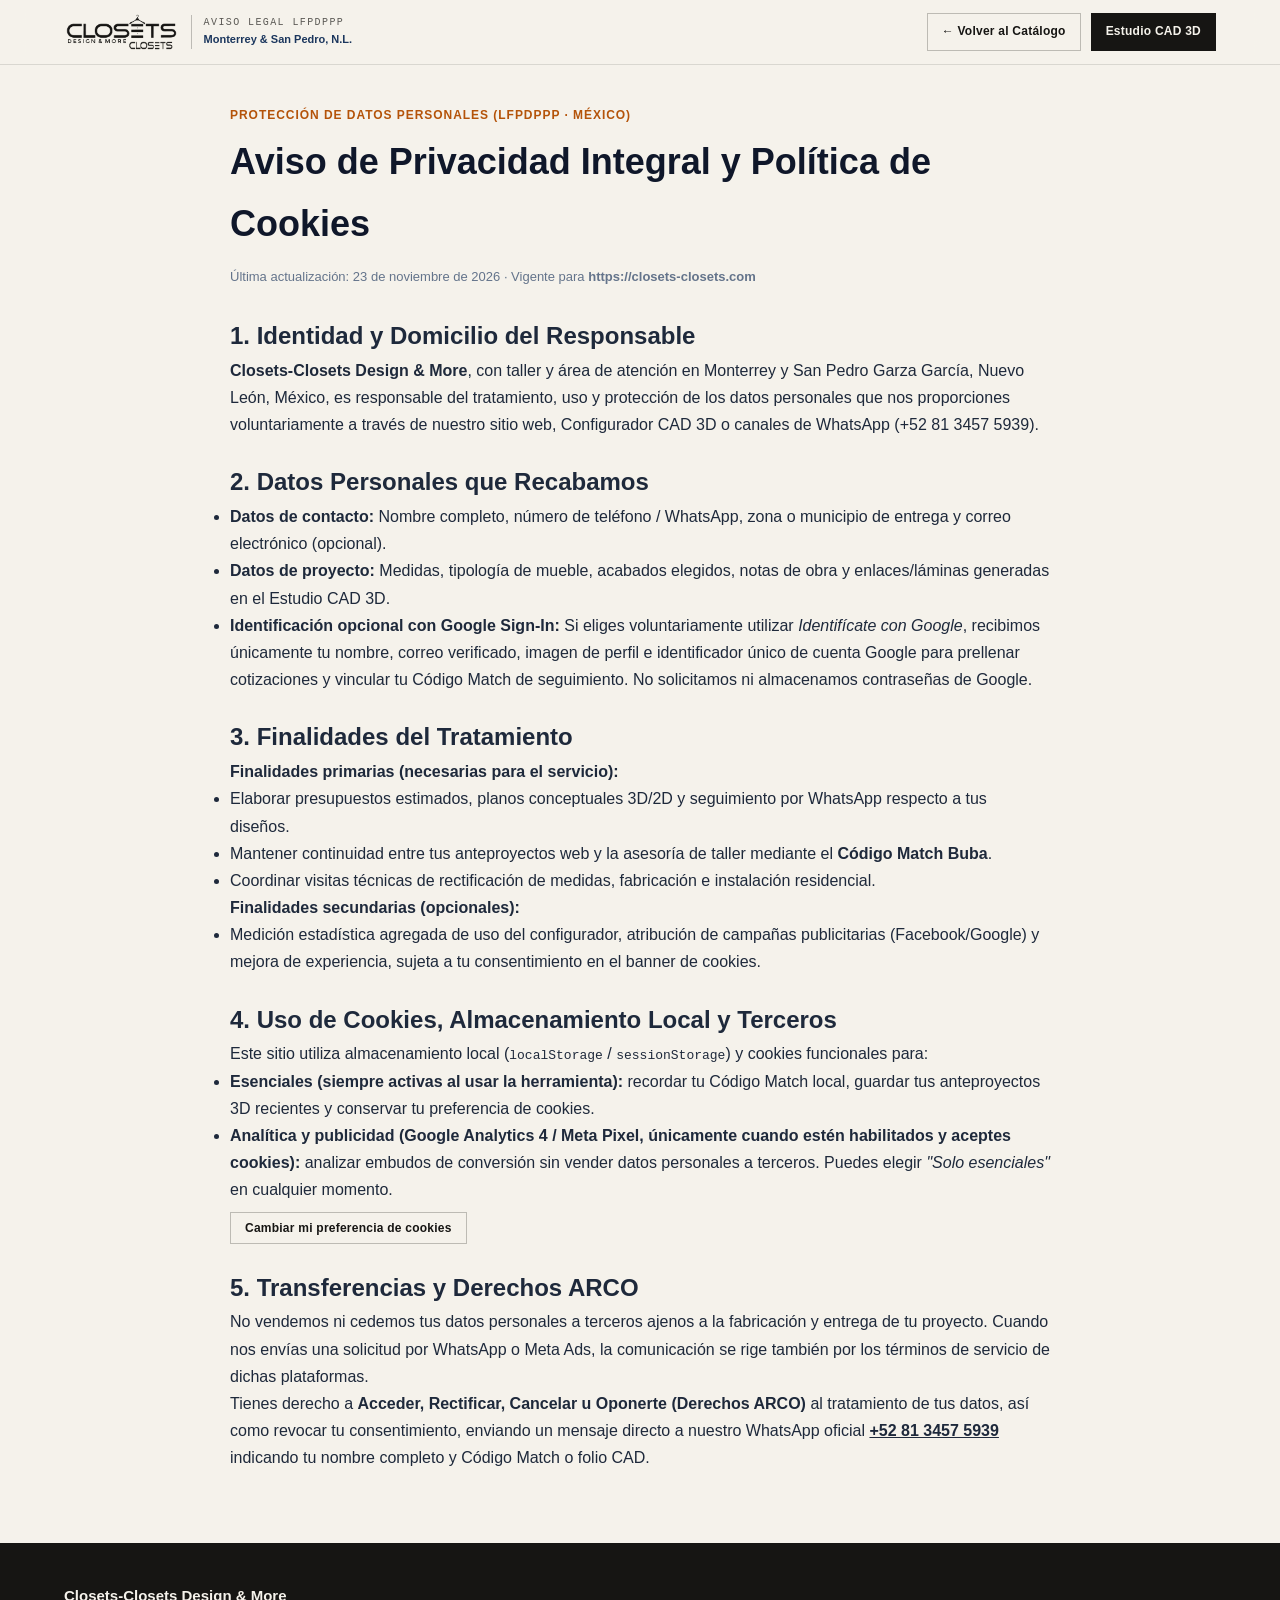
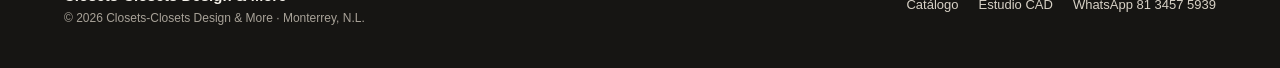
<file: privacidad.html>
<!DOCTYPE html>
<html lang="es">
<head>
  <meta charset="UTF-8">
  <meta name="viewport" content="width=device-width, initial-scale=1.0">
  <title>Aviso de Privacidad y Uso de Cookies | Closets-Closets Design &amp; More</title>
  <meta name="description" content="Aviso de Privacidad Integral conforme a la LFPDPPP y Política de Cookies de Closets-Closets Design &amp; More en Monterrey, N.L.">
  <link rel="icon" type="image/png" href="assets/favicon.png">
  <meta name="referrer" content="strict-origin-when-cross-origin">
  <meta http-equiv="Content-Security-Policy" content="default-src 'self'; script-src 'self' 'unsafe-inline' https://www.googletagmanager.com https://connect.facebook.net; style-src 'self' 'unsafe-inline' https://fonts.googleapis.com; font-src 'self' data: https://fonts.gstatic.com; img-src 'self' data: blob: https://www.facebook.com https://www.googletagmanager.com https://www.google-analytics.com; connect-src 'self' https://www.google-analytics.com https://region1.google-analytics.com https://www.googletagmanager.com https://www.facebook.com; object-src 'none'; base-uri 'self'; form-action 'self';">
  <link rel="canonical" href="https://closets-closets.com/privacidad.html">
  <link rel="stylesheet" href="styles.css?v=20261123_v21">
</head>
<body>
  <header class="site-header">
    <div class="header-inner">
      <a class="brand-link" href="index.html">
        <img class="brand-logo" src="assets/logo-closets.png" alt="Closets-Closets Design &amp; More">
        <div class="brand-meta">
          <span class="brand-sub">Aviso Legal LFPDPPP</span>
          <span class="brand-city">Monterrey &amp; San Pedro, N.L.</span>
        </div>
      </a>
      <div class="nav-actions">
        <a class="btn btn-outline btn-sm" href="index.html">← Volver al Catálogo</a>
        <a class="btn btn-primary btn-sm" href="configurador.html">Estudio CAD 3D</a>
      </div>
    </div>
  </header>

  <main style="max-width:860px;margin:40px auto 72px;padding:0 20px;line-height:1.7;color:#1e293b;">
    <p style="font-size:12px;font-weight:700;letter-spacing:.08em;color:#b45309;text-transform:uppercase;">Protección de Datos Personales (LFPDPPP · México)</p>
    <h1 style="font-size:clamp(26px,3.6vw,36px);margin:6px 0 12px;color:#0f172a;">Aviso de Privacidad Integral y Política de Cookies</h1>
    <p style="font-size:13px;color:#64748b;margin-bottom:28px;">Última actualización: 23 de noviembre de 2026 · Vigente para <strong>https://closets-closets.com</strong></p>

    <section style="margin-bottom:24px;">
      <h2>1. Identidad y Domicilio del Responsable</h2>
      <p><strong>Closets-Closets Design &amp; More</strong>, con taller y área de atención en Monterrey y San Pedro Garza García, Nuevo León, México, es responsable del tratamiento, uso y protección de los datos personales que nos proporciones voluntariamente a través de nuestro sitio web, Configurador CAD 3D o canales de WhatsApp (+52 81 3457 5939).</p>
    </section>

    <section style="margin-bottom:24px;">
      <h2>2. Datos Personales que Recabamos</h2>
      <ul>
        <li><strong>Datos de contacto:</strong> Nombre completo, número de teléfono / WhatsApp, zona o municipio de entrega y correo electrónico (opcional).</li>
        <li><strong>Datos de proyecto:</strong> Medidas, tipología de mueble, acabados elegidos, notas de obra y enlaces/láminas generadas en el Estudio CAD 3D.</li>
        <li><strong>Identificación opcional con Google Sign-In:</strong> Si eliges voluntariamente utilizar <em>Identifícate con Google</em>, recibimos únicamente tu nombre, correo verificado, imagen de perfil e identificador único de cuenta Google para prellenar cotizaciones y vincular tu Código Match de seguimiento. No solicitamos ni almacenamos contraseñas de Google.</li>
      </ul>
    </section>

    <section style="margin-bottom:24px;">
      <h2>3. Finalidades del Tratamiento</h2>
      <p><strong>Finalidades primarias (necesarias para el servicio):</strong></p>
      <ul>
        <li>Elaborar presupuestos estimados, planos conceptuales 3D/2D y seguimiento por WhatsApp respecto a tus diseños.</li>
        <li>Mantener continuidad entre tus anteproyectos web y la asesoría de taller mediante el <strong>Código Match Buba</strong>.</li>
        <li>Coordinar visitas técnicas de rectificación de medidas, fabricación e instalación residencial.</li>
      </ul>
      <p><strong>Finalidades secundarias (opcionales):</strong></p>
      <ul>
        <li>Medición estadística agregada de uso del configurador, atribución de campañas publicitarias (Facebook/Google) y mejora de experiencia, sujeta a tu consentimiento en el banner de cookies.</li>
      </ul>
    </section>

    <section style="margin-bottom:24px;">
      <h2>4. Uso de Cookies, Almacenamiento Local y Terceros</h2>
      <p>Este sitio utiliza almacenamiento local (<code>localStorage</code> / <code>sessionStorage</code>) y cookies funcionales para:</p>
      <ul>
        <li><strong>Esenciales (siempre activas al usar la herramienta):</strong> recordar tu Código Match local, guardar tus anteproyectos 3D recientes y conservar tu preferencia de cookies.</li>
        <li><strong>Analítica y publicidad (Google Analytics 4 / Meta Pixel, únicamente cuando estén habilitados y aceptes cookies):</strong> analizar embudos de conversión sin vender datos personales a terceros. Puedes elegir <em>"Solo esenciales"</em> en cualquier momento.</li>
      </ul>
      <button type="button" id="resetCookieChoiceBtn" class="btn btn-outline btn-sm" style="margin-top:8px;">Cambiar mi preferencia de cookies</button>
    </section>

    <section style="margin-bottom:24px;">
      <h2>5. Transferencias y Derechos ARCO</h2>
      <p>No vendemos ni cedemos tus datos personales a terceros ajenos a la fabricación y entrega de tu proyecto. Cuando nos envías una solicitud por WhatsApp o Meta Ads, la comunicación se rige también por los términos de servicio de dichas plataformas.</p>
      <p>Tienes derecho a <strong>Acceder, Rectificar, Cancelar u Oponerte (Derechos ARCO)</strong> al tratamiento de tus datos, así como revocar tu consentimiento, enviando un mensaje directo a nuestro WhatsApp oficial <a href="https://wa.me/528134575939" target="_blank" rel="noopener noreferrer"><strong>+52 81 3457 5939</strong></a> indicando tu nombre completo y Código Match o folio CAD.</p>
    </section>
  </main>

  <footer class="site-footer">
    <div class="container footer-inner">
      <div>
        <strong style="font-size:15px;">Closets-Closets Design &amp; More</strong>
        <p style="font-size:12px; color:#A8A298;">© 2026 Closets-Closets Design &amp; More · Monterrey, N.L.</p>
      </div>
      <div class="footer-links">
        <a href="index.html">Catálogo</a>
        <a href="configurador.html">Estudio CAD</a>
        <a href="https://wa.me/528134575939" target="_blank" rel="noopener noreferrer">WhatsApp 81 3457 5939</a>
      </div>
    </div>
  </footer>
  <script src="js/buba-metrics.js?v=20261123_v23"></script>
  <script>
    const resetBtn = document.getElementById("resetCookieChoiceBtn");
    if (resetBtn) {
      resetBtn.addEventListener("click", () => {
        try { localStorage.removeItem("cc_cookie_consent_v1"); } catch (_) {}
        alert("Preferencia reiniciada. Al recargar podrás elegir nuevamente Aceptar todo o Solo esenciales.");
        window.location.href = "index.html";
      });
    }
  </script>
</body>
</html>
</file>
<file: styles.css>
@import url('https://fonts.googleapis.com/css2?family=Cormorant+Garamond:ital,wght@0,500;0,600;0,700;1,500&family=JetBrains+Mono:wght@400;500;600&family=Plus+Jakarta+Sans:wght@400;500;600;700&display=swap');

:root {
  --paper: #F5F2EB;
  --paper-alt: #ECE7DC;
  --surface: #FFFFFF;
  --ink: #161513;
  --ink-soft: #5A5854;
  --navy: #1B365D;
  --navy-deep: #11223A;
  --brass: #B48327;
  --brass-dark: #8F6518;
  --line: rgba(22, 21, 19, 0.12);
  --line-strong: rgba(22, 21, 19, 0.25);
  --serif: 'Cormorant Garamond', Georgia, serif;
  --sans: 'Plus Jakarta Sans', -apple-system, BlinkMacSystemFont, sans-serif;
  --mono: 'JetBrains Mono', ui-monospace, monospace;
}

* { box-sizing: border-box; margin: 0; padding: 0; }

html { scroll-behavior: smooth; }

body {
  font-family: var(--sans);
  background: var(--paper);
  color: var(--ink);
  line-height: 1.6;
  overflow-x: hidden;
  -webkit-font-smoothing: antialiased;
}

a { color: inherit; }
img { max-width: 100%; display: block; }

.container {
  max-width: 1200px;
  margin: 0 auto;
  padding: 0 24px;
}

/* Header & Navigation */
.site-header {
  position: sticky;
  top: 0;
  z-index: 50;
  background: rgba(245, 242, 235, 0.92);
  backdrop-filter: blur(12px);
  border-bottom: 1px solid var(--line);
}

.header-inner {
  max-width: 1200px;
  margin: 0 auto;
  padding: 12px 24px;
  display: flex;
  align-items: center;
  justify-content: space-between;
  gap: 20px;
}

.brand-link {
  display: flex;
  align-items: center;
  gap: 12px;
  text-decoration: none;
  flex-shrink: 0;
}

.brand-logo {
  height: 40px;
  width: auto;
  object-fit: contain;
  flex-shrink: 0;
}

.brand-meta {
  display: flex;
  flex-direction: column;
  border-left: 1px solid var(--line-strong);
  padding-left: 12px;
  white-space: nowrap;
}

.brand-sub {
  font-family: var(--mono);
  font-size: 10px;
  letter-spacing: 0.14em;
  text-transform: uppercase;
  color: var(--ink-soft);
}

.brand-city {
  font-size: 11px;
  font-weight: 600;
  color: var(--navy);
}

.nav-links {
  display: flex;
  align-items: center;
  gap: 20px;
  list-style: none;
  flex-shrink: 1;
}

.nav-links a {
  text-decoration: none;
  font-size: 13px;
  font-weight: 600;
  color: var(--ink-soft);
  white-space: nowrap;
  transition: color 0.2s;
}

.nav-links a:hover,
.nav-links a.active {
  color: var(--ink);
}

.nav-actions {
  display: flex;
  align-items: center;
  gap: 10px;
  flex-shrink: 0;
  white-space: nowrap;
}

.mobile-toggle {
  display: none;
  background: transparent;
  border: 1px solid var(--line-strong);
  color: var(--ink);
  padding: 6px 10px;
  font-family: var(--mono);
  font-size: 12px;
  cursor: pointer;
}

/* Buttons */
.btn {
  display: inline-flex;
  align-items: center;
  justify-content: center;
  gap: 8px;
  padding: 12px 22px;
  font-family: var(--sans);
  font-size: 13px;
  font-weight: 600;
  letter-spacing: 0.02em;
  text-decoration: none;
  border: 1px solid transparent;
  cursor: pointer;
  transition: all 0.22s ease;
}

.btn-primary {
  background: var(--ink);
  color: var(--paper);
}

.btn-primary:hover {
  background: var(--navy);
  transform: translateY(-1px);
}

.btn-brass {
  background: var(--brass);
  color: #FFFFFF;
}

.btn-brass:hover {
  background: var(--brass-dark);
  transform: translateY(-1px);
}

.btn-outline {
  background: transparent;
  border-color: var(--line-strong);
  color: var(--ink);
}

.btn-outline:hover {
  border-color: var(--ink);
  background: rgba(22, 21, 19, 0.04);
}

.btn-sm {
  padding: 8px 14px;
  font-size: 12px;
}

/* Typography & Eyebrows */
.eyebrow {
  font-family: var(--mono);
  font-size: 11px;
  letter-spacing: 0.16em;
  text-transform: uppercase;
  color: var(--brass-dark);
  display: inline-flex;
  align-items: center;
  gap: 10px;
  margin-bottom: 12px;
}

.eyebrow::before {
  content: "";
  width: 24px;
  height: 1px;
  background: var(--brass);
}

.display-title {
  font-family: var(--serif);
  font-weight: 600;
  line-height: 1.04;
  letter-spacing: -0.01em;
}

.section-pad {
  padding: 84px 0;
  border-bottom: 1px solid var(--line);
}

.section-header {
  display: flex;
  flex-wrap: wrap;
  justify-content: space-between;
  align-items: flex-end;
  gap: 24px;
  margin-bottom: 44px;
}

.section-header h2 {
  font-family: var(--serif);
  font-size: clamp(32px, 4vw, 48px);
  font-weight: 600;
  line-height: 1.08;
}

.section-lead {
  max-width: 480px;
  color: var(--ink-soft);
  font-size: 15px;
}

/* Hero Architectural Split */
.hero-section {
  padding: 56px 0 64px;
  border-bottom: 1px solid var(--line);
  background-image:
    linear-gradient(to right, rgba(27, 54, 93, 0.035) 1px, transparent 1px),
    linear-gradient(to bottom, rgba(27, 54, 93, 0.035) 1px, transparent 1px);
  background-size: 40px 40px;
}

.hero-grid {
  display: grid;
  grid-template-columns: 1.05fr 0.95fr;
  gap: 44px;
  align-items: center;
}

.hero-title {
  font-family: var(--serif);
  font-size: clamp(40px, 5.4vw, 66px);
  font-weight: 600;
  line-height: 1.02;
  margin-bottom: 20px;
}

.hero-title em {
  font-style: italic;
  color: var(--navy);
}

.hero-desc {
  font-size: 16px;
  color: var(--ink-soft);
  max-width: 540px;
  margin-bottom: 28px;
}

.hero-cta-group {
  display: flex;
  flex-wrap: wrap;
  gap: 12px;
  margin-bottom: 36px;
}

.hero-specs {
  display: grid;
  grid-template-columns: repeat(3, 1fr);
  gap: 16px;
  padding-top: 24px;
  border-top: 1px solid var(--line-strong);
}

.spec-val {
  font-family: var(--mono);
  font-size: 16px;
  font-weight: 600;
  color: var(--ink);
  display: block;
}

.spec-lbl {
  font-size: 12px;
  color: var(--ink-soft);
}

.hero-visual {
  position: relative;
}

.hero-frame {
  background: var(--surface);
  border: 1px solid var(--line-strong);
  padding: 14px;
  box-shadow: 0 24px 50px rgba(22, 21, 19, 0.08);
}

.hero-frame-img {
  width: 100%;
  aspect-ratio: 4 / 3;
  object-fit: cover;
}

.hero-frame-bar {
  display: flex;
  justify-content: space-between;
  align-items: center;
  padding-top: 12px;
  font-family: var(--mono);
  font-size: 11px;
  color: var(--ink-soft);
}

.cad-floating-card {
  margin-top: 12px;
  position: relative;
  background: var(--navy-deep);
  color: var(--paper);
  padding: 16px 20px;
  display: flex;
  justify-content: space-between;
  align-items: center;
  gap: 16px;
  border: 1px solid rgba(180, 131, 39, 0.45);
}

.cad-floating-card span {
  font-family: var(--mono);
  font-size: 11px;
  color: #D7C298;
  display: block;
}

.cad-floating-card strong {
  font-size: 14px;
  font-weight: 600;
}

/* Specialties Grid */
.specialties-grid {
  display: grid;
  grid-template-columns: repeat(auto-fit, minmax(210px, 1fr));
  gap: 20px;
}

.spec-card {
  background: var(--surface);
  border: 1px solid var(--line);
  display: flex;
  flex-direction: column;
  transition: border-color 0.2s, transform 0.2s;
}

.spec-card:hover {
  border-color: var(--navy);
  transform: translateY(-3px);
}

.spec-card-media {
  position: relative;
  overflow: hidden;
  aspect-ratio: 4 / 3;
  background: var(--paper-alt);
}

.spec-card-media img {
  width: 100%;
  height: 100%;
  object-fit: cover;
  transition: transform 0.4s ease;
}

.spec-card:hover .spec-card-media img {
  transform: scale(1.04);
}

.spec-card-code {
  position: absolute;
  top: 10px;
  left: 10px;
  background: rgba(22, 21, 19, 0.86);
  color: var(--paper);
  font-family: var(--mono);
  font-size: 10px;
  padding: 3px 8px;
  letter-spacing: 0.08em;
}

.spec-card-body {
  padding: 20px;
  display: flex;
  flex-direction: column;
  flex: 1;
}

.spec-card-body h3 {
  font-family: var(--serif);
  font-size: 24px;
  font-weight: 600;
  margin-bottom: 8px;
}

.spec-card-body p {
  font-size: 13px;
  color: var(--ink-soft);
  margin-bottom: 18px;
  flex: 1;
}

.spec-card-footer {
  display: flex;
  justify-content: space-between;
  align-items: center;
  padding-top: 12px;
  border-top: 1px solid var(--line);
  font-family: var(--mono);
  font-size: 11px;
}

/* Two Gamas Comparison */
.gamas-grid {
  display: grid;
  grid-template-columns: 1fr 1fr;
  gap: 24px;
}

.gama-card {
  background: var(--surface);
  border: 1px solid var(--line-strong);
  padding: 32px;
  display: flex;
  flex-direction: column;
}

.gama-card.boutique {
  background: var(--ink);
  color: var(--paper);
  border-color: var(--brass);
}

.gama-tag {
  font-family: var(--mono);
  font-size: 11px;
  letter-spacing: 0.14em;
  text-transform: uppercase;
  color: var(--brass-dark);
  margin-bottom: 8px;
}

.gama-card.boutique .gama-tag {
  color: #E6BF73;
}

.gama-card h3 {
  font-family: var(--serif);
  font-size: 32px;
  font-weight: 600;
  margin-bottom: 8px;
}

.gama-sub {
  font-size: 14px;
  color: var(--ink-soft);
  margin-bottom: 24px;
}

.gama-card.boutique .gama-sub {
  color: #B8B2A7;
}

.gama-list {
  list-style: none;
  border-top: 1px solid var(--line);
  margin-bottom: 24px;
}

.gama-card.boutique .gama-list {
  border-top-color: rgba(255, 255, 255, 0.14);
}

.gama-list li {
  display: flex;
  justify-content: space-between;
  gap: 16px;
  padding: 13px 0;
  border-bottom: 1px solid var(--line);
  font-size: 13px;
}

.gama-card.boutique .gama-list li {
  border-bottom-color: rgba(255, 255, 255, 0.14);
}

.gama-price {
  font-family: var(--mono);
  font-weight: 600;
  white-space: nowrap;
}

.gama-specs-note {
  font-size: 12px;
  color: var(--ink-soft);
  background: var(--paper);
  padding: 14px;
  border-left: 3px solid var(--navy);
  margin-bottom: 20px;
}

.gama-card.boutique .gama-specs-note {
  background: rgba(255, 255, 255, 0.06);
  color: #DFD8CC;
  border-left-color: var(--brass);
}

.legal-range-bar {
  margin-top: 20px;
  padding: 14px 18px;
  background: var(--paper-alt);
  border: 1px solid var(--line);
  font-family: var(--mono);
  font-size: 11px;
  color: var(--ink-soft);
  display: flex;
  flex-wrap: wrap;
  justify-content: space-between;
  gap: 12px;
}

/* CAD Preview Banner */
.cad-banner {
  background: var(--navy-deep);
  color: var(--paper);
  padding: 64px 0;
  border-bottom: 1px solid var(--line);
  background-image:
    linear-gradient(to right, rgba(255, 255, 255, 0.05) 1px, transparent 1px),
    linear-gradient(to bottom, rgba(255, 255, 255, 0.05) 1px, transparent 1px);
  background-size: 32px 32px;
}

.cad-banner-grid {
  display: grid;
  grid-template-columns: 1.1fr 0.9fr;
  gap: 40px;
  align-items: center;
}

.cad-blueprint-sample {
  background: #0F1E34;
  border: 1px solid rgba(147, 197, 253, 0.35);
  padding: 18px;
  box-shadow: 0 24px 48px rgba(0, 0, 0, 0.35);
}

/* Portfolio Gallery */
.filter-tabs {
  display: flex;
  flex-wrap: wrap;
  gap: 8px;
}

.filter-btn {
  padding: 8px 16px;
  font-family: var(--mono);
  font-size: 11px;
  text-transform: uppercase;
  letter-spacing: 0.08em;
  background: transparent;
  border: 1px solid var(--line-strong);
  color: var(--ink-soft);
  cursor: pointer;
  transition: all 0.2s;
}

.filter-btn.active,
.filter-btn:hover {
  background: var(--ink);
  color: var(--paper);
  border-color: var(--ink);
}

.portfolio-grid {
  display: grid;
  grid-template-columns: repeat(3, 1fr);
  gap: 20px;
}

.portfolio-card {
  background: var(--surface);
  border: 1px solid var(--line);
  overflow: hidden;
  cursor: pointer;
  transition: transform 0.22s, border-color 0.22s;
}

.portfolio-card:hover {
  transform: translateY(-3px);
  border-color: var(--ink);
}

.portfolio-card.hidden {
  display: none;
}

.portfolio-img-wrap {
  aspect-ratio: 4 / 3;
  overflow: hidden;
  background: var(--paper-alt);
}

.portfolio-img-wrap img {
  width: 100%;
  height: 100%;
  object-fit: cover;
  transition: transform 0.35s ease;
}

.portfolio-card:hover img {
  transform: scale(1.04);
}

.portfolio-meta {
  padding: 14px 16px;
  display: flex;
  justify-content: space-between;
  align-items: center;
  gap: 12px;
}

.portfolio-meta h4 {
  font-size: 14px;
  font-weight: 600;
}

.portfolio-meta span {
  font-family: var(--mono);
  font-size: 10px;
  color: var(--brass-dark);
  text-transform: uppercase;
}

/* Process 4 Steps */
.process-grid {
  display: grid;
  grid-template-columns: repeat(4, 1fr);
  gap: 20px;
}

.process-step {
  background: var(--surface);
  border: 1px solid var(--line);
  padding: 24px;
}

.process-num {
  font-family: var(--mono);
  font-size: 12px;
  color: var(--brass-dark);
  margin-bottom: 12px;
  display: block;
}

.process-step h4 {
  font-family: var(--serif);
  font-size: 22px;
  margin-bottom: 8px;
}

.process-step p {
  font-size: 13px;
  color: var(--ink-soft);
}

/* Forms & Contact */
.contact-grid {
  display: grid;
  grid-template-columns: 0.9fr 1.1fr;
  gap: 40px;
  align-items: start;
}

.contact-panel {
  background: var(--surface);
  border: 1px solid var(--line-strong);
  padding: 32px;
}

.field-grid {
  display: grid;
  grid-template-columns: 1fr 1fr;
  gap: 16px;
}

.field {
  display: flex;
  flex-direction: column;
  gap: 6px;
  margin-bottom: 16px;
}

.field label {
  font-family: var(--mono);
  font-size: 11px;
  text-transform: uppercase;
  letter-spacing: 0.08em;
  color: var(--ink-soft);
}

.field input,
.field select,
.field textarea {
  width: 100%;
  padding: 11px 13px;
  background: var(--paper);
  border: 1px solid var(--line-strong);
  font-family: var(--sans);
  font-size: 14px;
  color: var(--ink);
  transition: border-color 0.2s, background 0.2s;
}

.field input:focus,
.field select:focus,
.field textarea:focus {
  outline: none;
  border-color: var(--navy);
  background: #FFFFFF;
}

.status-banner {
  display: none;
  padding: 12px 14px;
  margin-bottom: 16px;
  font-size: 13px;
  border: 1px solid;
}

.status-banner.ok {
  display: block;
  background: #ECFDF5;
  border-color: #10B981;
  color: #065F46;
}

.status-banner.err {
  display: block;
  background: #FEF2F2;
  border-color: #EF4444;
  color: #991B1B;
}

/* Lightbox Modal */
.lightbox {
  position: fixed;
  inset: 0;
  background: rgba(16, 15, 13, 0.88);
  z-index: 100;
  display: none;
  align-items: center;
  justify-content: center;
  padding: 24px;
}

.lightbox.open { display: flex; }

.lightbox-box {
  max-width: 920px;
  width: 100%;
  background: var(--surface);
  padding: 16px;
  position: relative;
}

.lightbox-box img {
  width: 100%;
  max-height: 75vh;
  object-fit: contain;
  background: #161513;
}

.lightbox-foot {
  display: flex;
  justify-content: space-between;
  align-items: center;
  padding-top: 12px;
  gap: 12px;
}

/* Footer */
.site-footer {
  background: var(--ink);
  color: var(--paper);
  padding: 40px 0;
}

.footer-inner {
  max-width: 1200px;
  margin: 0 auto;
  padding: 0 24px;
  display: flex;
  flex-wrap: wrap;
  justify-content: space-between;
  align-items: center;
  gap: 24px;
}

.footer-links {
  display: flex;
  flex-wrap: wrap;
  gap: 20px;
  font-size: 13px;
}

.footer-links a {
  color: #D7D1C6;
  text-decoration: none;
}

.footer-links a:hover { color: #FFFFFF; }

/* CAD STUDIO PAGE (configurador.html) */
.studio-shell {
  max-width: 1360px;
  margin: 0 auto;
  padding: 20px 24px 64px;
}

.studio-topbar {
  display: flex;
  flex-wrap: wrap;
  justify-content: space-between;
  align-items: center;
  gap: 12px;
  padding-bottom: 16px;
  margin-bottom: 20px;
  border-bottom: 1px solid var(--line-strong);
}

.studio-topbar .display-title {
  font-family: var(--sans);
  font-weight: 700;
  letter-spacing: -0.025em;
  color: var(--navy);
  margin-top: 2px;
}

.cat-pills {
  display: flex;
  flex-wrap: wrap;
  gap: 8px;
}

.cat-pill {
  padding: 9px 14px;
  font-family: var(--sans);
  font-size: 12px;
  font-weight: 600;
  background: var(--surface);
  border: 1px solid var(--line-strong);
  color: var(--ink-soft);
  cursor: pointer;
  transition: all 0.2s;
}

.cat-pill.active {
  background: var(--ink);
  color: var(--paper);
  border-color: var(--ink);
}

.studio-grid {
  display: grid;
  grid-template-columns: 350px minmax(0, 1fr);
  gap: 24px;
  align-items: start;
}

.studio-sidebar {
  background: var(--surface);
  border: 1px solid var(--line-strong);
  padding: 22px;
  min-width: 0;
}

.studio-block {
  padding-bottom: 18px;
  margin-bottom: 18px;
  border-bottom: 1px solid var(--line);
}

.studio-block:last-child {
  border-bottom: none;
  margin-bottom: 0;
  padding-bottom: 0;
}

.studio-label {
  font-family: var(--mono);
  font-size: 10px;
  letter-spacing: 0.14em;
  text-transform: uppercase;
  color: var(--brass-dark);
  display: block;
  margin-bottom: 10px;
}

.gama-toggle {
  display: grid;
  grid-template-columns: 1fr 1fr;
  gap: 8px;
}

.gama-btn {
  padding: 10px;
  text-align: left;
  background: var(--paper);
  border: 1px solid var(--line-strong);
  cursor: pointer;
  transition: all 0.2s;
}

.gama-btn.active {
  background: var(--navy-deep);
  color: var(--paper);
  border-color: var(--navy-deep);
}

.gama-btn strong {
  display: block;
  font-size: 12px;
}

.gama-btn small {
  font-size: 10px;
  opacity: 0.8;
}

.subtipo-list {
  display: flex;
  flex-direction: column;
  gap: 8px;
}

.subtipo-item {
  padding: 10px 12px;
  background: var(--paper);
  border: 1px solid var(--line);
  cursor: pointer;
  text-align: left;
  transition: all 0.18s;
}

.subtipo-item.active {
  background: #FFFFFF;
  border-color: var(--navy);
  box-shadow: inset 3px 0 0 var(--brass);
}

.subtipo-item strong {
  display: block;
  font-size: 13px;
}

.subtipo-item small {
  font-size: 11px;
  color: var(--ink-soft);
}

.range-row {
  margin-bottom: 12px;
}

.range-head {
  display: flex;
  justify-content: space-between;
  font-size: 12px;
  margin-bottom: 4px;
}

.range-val {
  font-family: var(--mono);
  font-weight: 600;
  color: var(--navy);
}

.range-row input[type="range"] {
  width: 100%;
  accent-color: var(--navy);
}

.extras-check-list {
  display: flex;
  flex-direction: column;
  gap: 8px;
}

.extra-check {
  display: flex;
  align-items: flex-start;
  gap: 9px;
  font-size: 12px;
  cursor: pointer;
  padding: 6px 8px;
  background: var(--paper);
  border: 1px solid var(--line);
}

.extra-check input { margin-top: 3px; accent-color: var(--navy); }

/* Right CAD Stage */
.studio-stage {
  display: flex;
  flex-direction: column;
  gap: 20px;
  min-width: 0;
}

.cad-card {
  background: var(--surface);
  border: 1px solid var(--line-strong);
}

.cad-infobar {
  display: flex;
  flex-wrap: wrap;
  justify-content: space-between;
  align-items: center;
  gap: 8px;
  padding: 9px 16px;
  background: var(--surface);
  border-bottom: 1px solid var(--line);
  font-family: var(--mono);
  font-size: 11px;
  color: var(--ink);
}

.cad-infobar span.muted {
  color: var(--ink-soft);
}

.cad-viewport.is-2d .cad-hud-bottom {
  display: none !important;
}

.cad-toolbar {
  display: flex;
  flex-wrap: wrap;
  justify-content: space-between;
  align-items: center;
  gap: 10px;
  padding: 12px 16px;
  border-bottom: 1px solid var(--line);
  background: var(--paper);
}

.cad-view-tabs,
.cad-tool-btns {
  display: flex;
  flex-wrap: wrap;
  gap: 6px;
}

.cad-btn {
  padding: 6px 12px;
  font-family: var(--mono);
  font-size: 11px;
  background: var(--surface);
  border: 1px solid var(--line-strong);
  color: var(--ink);
  cursor: pointer;
}

.cad-btn.active {
  background: var(--navy-deep);
  color: #FFFFFF;
  border-color: var(--navy-deep);
}

.cad-viewport {
  position: relative;
  height: 490px;
  background: #F6F3EC;
  overflow: hidden;
}

.cad-viewport.blueprint-mode {
  background: #102036;
}

#cadCanvas3D {
  width: 100%;
  height: 100%;
  display: block;
}

#svgElevationWrap {
  position: absolute;
  inset: 0;
  display: none;
  padding: 16px;
  align-items: center;
  justify-content: center;
  background: #F6F3EC;
}

.cad-viewport.blueprint-mode #svgElevationWrap {
  background: #102036;
}

#svgElevationWrap.active {
  display: flex;
}

#svgElevationWrap svg {
  width: 100%;
  height: 100%;
  max-height: 458px;
}

.cad-hud-corner {
  position: absolute;
  top: 12px;
  left: 12px;
  background: rgba(255, 255, 255, 0.9);
  border: 1px solid var(--line-strong);
  padding: 8px 12px;
  font-family: var(--mono);
  font-size: 11px;
  pointer-events: none;
}

.cad-viewport.blueprint-mode .cad-hud-corner {
  background: rgba(16, 32, 54, 0.9);
  color: #E2E8F0;
  border-color: rgba(147, 197, 253, 0.35);
}

.cad-hud-bottom {
  position: absolute;
  bottom: 12px;
  left: 12px;
  background: rgba(255, 255, 255, 0.9);
  border: 1px solid var(--line);
  padding: 6px 10px;
  font-family: var(--mono);
  font-size: 10px;
  color: var(--ink-soft);
  pointer-events: none;
}

.cad-viewport.blueprint-mode .cad-hud-bottom {
  background: rgba(16, 32, 54, 0.85);
  color: #CBD5E1;
  border-color: rgba(147, 197, 253, 0.25);
}

.studio-summary-grid {
  display: grid;
  grid-template-columns: 0.9fr 1.1fr;
  gap: 20px;
}

.quote-box {
  background: var(--ink);
  color: var(--paper);
  padding: 24px;
  border: 1px solid var(--brass);
}

.quote-range {
  font-family: var(--serif);
  font-size: clamp(28px, 3vw, 38px);
  font-weight: 600;
  color: #F2D28B;
  margin: 6px 0;
}

.quote-split {
  display: grid;
  grid-template-columns: 1fr 1fr;
  gap: 12px;
  padding: 14px 0;
  margin: 14px 0;
  border-top: 1px solid rgba(255, 255, 255, 0.14);
  border-bottom: 1px solid rgba(255, 255, 255, 0.14);
  font-size: 12px;
}

.quote-split span {
  font-family: var(--mono);
  font-size: 10px;
  color: #B8B2A7;
  display: block;
}

.quote-disclaimer {
  font-size: 11px;
  color: #D7D1C6;
  line-height: 1.5;
  margin-bottom: 16px;
}

.send-box {
  background: var(--surface);
  border: 1px solid var(--line-strong);
  padding: 24px;
}

/* Responsive Breakpoints */
@media (max-width: 1020px) {
  .specialties-grid { grid-template-columns: repeat(2, 1fr); }
  .process-grid { grid-template-columns: repeat(2, 1fr); }
  .studio-summary-grid { grid-template-columns: 1fr; }
}

@media (max-width: 960px) {
  .studio-grid { grid-template-columns: 1fr; }
  .nav-links,
  .nav-actions .hide-mobile { display: none; }
  .mobile-toggle { display: inline-flex; }
  .nav-links.open {
    display: flex;
    flex-direction: column;
    position: absolute;
    top: 100%;
    left: 0;
    right: 0;
    background: var(--paper);
    padding: 18px 24px;
    border-bottom: 1px solid var(--line-strong);
    align-items: flex-start;
  }
  .hero-grid,
  .gamas-grid,
  .cad-banner-grid,
  .contact-grid { grid-template-columns: 1fr; }
  .portfolio-grid { grid-template-columns: repeat(2, 1fr); }
}

@media (max-width: 560px) {
  .specialties-grid,
  .portfolio-grid,
  .process-grid,
  .field-grid,
  .hero-specs { grid-template-columns: 1fr; }
  .cad-viewport { height: 370px; }
  .brand-meta { display: none; }
}

/* =========================================================
   V2 UPGRADES: LIVE STRIP, HERO HOOK & PRESET STRIP
   ========================================================= */

/* Live Top Announcement Bar */
.live-strip {
  background: var(--navy-deep);
  color: #F1F5F9;
  font-size: 12px;
  padding: 8px 0;
  border-bottom: 1px solid rgba(180, 131, 39, 0.35);
}
.live-strip-inner {
  display: flex;
  align-items: center;
  justify-content: center;
  gap: 12px;
  flex-wrap: wrap;
  text-align: center;
}
.live-strip-link {
  color: #E6BF73;
  font-weight: 600;
  text-decoration: underline;
  text-underline-offset: 3px;
  transition: color 0.2s;
}
.live-strip-link:hover {
  color: #FFF;
}
.badge-pulse {
  width: 8px;
  height: 8px;
  background: #10B981;
  border-radius: 50%;
  display: inline-block;
  box-shadow: 0 0 0 0 rgba(16, 185, 129, 0.7);
  animation: pulseDot 2s infinite;
}
@keyframes pulseDot {
  0% { transform: scale(0.95); box-shadow: 0 0 0 0 rgba(16, 185, 129, 0.7); }
  70% { transform: scale(1); box-shadow: 0 0 0 7px rgba(16, 185, 129, 0); }
  100% { transform: scale(0.95); box-shadow: 0 0 0 0 rgba(16, 185, 129, 0); }
}

/* Hero Hook Badge & Generator Callout */
.hero-hook-badge {
  display: inline-flex;
  align-items: center;
  gap: 8px;
  background: rgba(27, 54, 93, 0.08);
  border: 1px solid rgba(27, 54, 93, 0.22);
  padding: 6px 14px;
  font-family: var(--mono);
  font-size: 11px;
  color: var(--navy);
  margin-bottom: 16px;
  letter-spacing: 0.04em;
  font-weight: 600;
}
.hero-hook-badge .pulse-dot {
  width: 7px;
  height: 7px;
  border-radius: 50%;
  background: #10B981;
  animation: pulseDot 2s infinite;
}

.hero-generator-callout {
  margin: 28px 0 32px;
  padding: 18px 20px;
  background: var(--surface);
  border: 1px solid var(--line-strong);
  border-left: 4px solid var(--brass);
  box-shadow: 0 12px 28px rgba(22, 21, 19, 0.05);
}
.callout-tag {
  font-family: var(--mono);
  font-size: 10px;
  letter-spacing: 0.12em;
  color: var(--brass-dark);
  font-weight: 700;
  display: block;
  margin-bottom: 4px;
}
.callout-lead h4 {
  font-size: 15px;
  font-weight: 700;
  color: var(--ink);
  margin-bottom: 4px;
}
.callout-lead p {
  font-size: 13px;
  color: var(--ink-soft);
  margin-bottom: 12px;
}
.callout-pills {
  display: flex;
  flex-wrap: wrap;
  gap: 8px;
}
.callout-pill {
  display: inline-flex;
  align-items: center;
  padding: 6px 12px;
  background: var(--paper-alt);
  border: 1px solid var(--line);
  font-family: var(--sans);
  font-size: 12px;
  font-weight: 600;
  color: var(--ink);
  text-decoration: none;
  transition: all 0.2s ease;
}
.callout-pill:hover {
  background: var(--ink);
  color: var(--paper);
  border-color: var(--ink);
  transform: translateY(-1px);
}

/* Preset Strip (Studio Topbar) */
.preset-strip-wrap {
  display: flex;
  flex-direction: column;
  gap: 8px;
  padding: 10px 24px;
  background: var(--surface);
  border-bottom: 1px solid var(--line);
}
.preset-tier-nav {
  display: flex;
  align-items: center;
  gap: 12px;
  overflow-x: auto;
  white-space: nowrap;
}
.preset-strip-title {
  font-family: var(--mono);
  font-size: 11px;
  font-weight: 700;
  color: var(--brass-dark);
  flex-shrink: 0;
  text-transform: uppercase;
  letter-spacing: 0.06em;
}
.tier-filter-pills {
  display: flex;
  gap: 6px;
  flex-wrap: nowrap;
}
.tier-pill {
  font-family: var(--sans);
  font-size: 11px;
  font-weight: 700;
  padding: 4px 10px;
  border-radius: 999px;
  border: 1px solid var(--line-strong);
  background: var(--paper);
  color: var(--ink);
  cursor: pointer;
  white-space: nowrap;
  transition: all 0.2s ease;
}
.tier-pill:hover, .tier-pill.active {
  background: var(--navy);
  color: #FFF;
  border-color: var(--navy);
}
.tier-pill-esencial.active {
  background: #15803D !important;
  border-color: #15803D !important;
}
.tier-pill-contempo.active {
  background: #0284C7 !important;
  border-color: #0284C7 !important;
}
.tier-pill-sign.active {
  background: #0F172A !important;
  border-color: #D4AF37 !important;
  color: #F8FAFC !important;
}
.preset-pills {
  display: flex;
  gap: 8px;
  overflow-x: auto;
  white-space: nowrap;
  padding-bottom: 4px;
}
.preset-pill {
  background: var(--paper);
  border: 1px solid var(--line-strong);
  color: var(--ink);
  font-family: var(--sans);
  font-size: 12px;
  font-weight: 600;
  padding: 6px 12px;
  cursor: pointer;
  white-space: nowrap;
  transition: all 0.2s ease;
  display: inline-flex;
  align-items: center;
  gap: 6px;
}
.preset-badge {
  font-size: 9px;
  font-weight: 800;
  text-transform: uppercase;
  padding: 2px 6px;
  border-radius: 4px;
  letter-spacing: 0.04em;
}
.badge-esencial {
  background: #DCFCE7;
  color: #166534;
}
.badge-contemporaneo {
  background: #E0F2FE;
  color: #0369A1;
}
.badge-signature {
  background: #0F172A;
  color: #D4AF37;
  border: 1px solid rgba(212,175,55,0.4);
}
.preset-pill:hover {
  background: var(--navy);
  color: #FFF;
  border-color: var(--navy);
  transform: translateY(-1px);
}

/* ------------------------------------------------------------------
   TOOLTIP & POPOVER DE MÓDULOS INTERACTIVOS (HOVER & CLICK 3D)
------------------------------------------------------------------ */
.cad-hover-card {
  position: absolute;
  pointer-events: none;
  background: rgba(16, 32, 54, 0.95);
  color: #F8FAFC;
  padding: 10px 14px;
  border-radius: 8px;
  box-shadow: 0 10px 25px rgba(0, 0, 0, 0.38);
  border: 1px solid rgba(212, 175, 55, 0.65);
  backdrop-filter: blur(8px);
  z-index: 100;
  max-width: 295px;
  opacity: 0;
  transform: translateY(4px);
  transition: opacity 0.12s ease, transform 0.12s ease;
}
.cad-hover-card.visible {
  opacity: 1;
  transform: translateY(0);
}
.cad-hover-card .hover-badge {
  font-size: 9px;
  font-weight: 800;
  text-transform: uppercase;
  color: #FBBF24;
  letter-spacing: 0.06em;
  margin-bottom: 2px;
}
.cad-hover-card .hover-zone {
  font-size: 10px;
  color: #CBD5E1;
  margin-bottom: 2px;
}
.cad-hover-card .hover-title {
  font-size: 13px;
  font-weight: 700;
  line-height: 1.25;
  color: #FFF;
}
.cad-hover-card .hover-spec {
  font-size: 11px;
  color: #94A3B8;
  margin-top: 4px;
  line-height: 1.32;
}
.cad-hover-card .hover-pills {
  display: flex;
  flex-wrap: wrap;
  gap: 4px;
  margin-top: 6px;
}
.cad-hover-card .hover-pill {
  font-size: 10px;
  background: rgba(255, 255, 255, 0.12);
  color: #E2E8F0;
  padding: 2px 6px;
  border-radius: 4px;
}
.cad-hover-card .hover-action {
  font-size: 10px;
  color: #38BDF8;
  margin-top: 7px;
  font-weight: 600;
}

/* Popover desplegable al hacer clic */
.cad-module-popover {
  position: absolute;
  background: #FFFDF8;
  color: #1E293B;
  padding: 15px 16px;
  border-radius: 10px;
  box-shadow: 0 16px 38px rgba(0, 0, 0, 0.30);
  border: 1.5px solid #B48327;
  z-index: 110;
  width: 320px;
  max-width: calc(100% - 24px);
  display: none;
}
.cad-module-popover.active {
  display: block;
}
.cad-module-popover .pop-head {
  display: flex;
  justify-content: space-between;
  align-items: flex-start;
  gap: 8px;
  margin-bottom: 10px;
  padding-bottom: 8px;
  border-bottom: 1px solid #E2E8F0;
}
.cad-module-popover .pop-zone {
  font-size: 10px;
  font-weight: 700;
  text-transform: uppercase;
  letter-spacing: 0.05em;
  color: #B48327;
  margin-bottom: 2px;
}
.cad-module-popover .pop-title {
  font-size: 13px;
  font-weight: 700;
  color: #0F172A;
  line-height: 1.25;
}
.cad-module-popover .pop-close {
  background: none;
  border: none;
  font-size: 16px;
  cursor: pointer;
  color: #64748B;
  padding: 2px 6px;
  line-height: 1;
}
.cad-module-popover .pop-close:hover {
  color: #0F172A;
}
.cad-module-popover .pop-spec-box {
  background: #F8FAFC;
  border: 1px solid #E2E8F0;
  border-left: 3px solid #1B365D;
  border-radius: 6px;
  padding: 10px;
  font-size: 11.5px;
  color: #334155;
  line-height: 1.4;
  margin-bottom: 10px;
}
.cad-module-popover .pop-field {
  margin-bottom: 9px;
}
.cad-module-popover label {
  display: block;
  font-size: 11px;
  font-weight: 600;
  color: #475569;
  margin-bottom: 3px;
}
.cad-module-popover select {
  width: 100%;
  padding: 6px 9px;
  font-size: 12px;
  border: 1px solid #CBD5E1;
  border-radius: 6px;
  background: #FFF;
  color: #0F172A;
}
.cad-module-popover .pop-apply-btn {
  width: 100%;
  margin-top: 6px;
  background: #1B365D;
  color: #FFF;
  padding: 8px;
  font-size: 12px;
  font-weight: 600;
  border: none;
  border-radius: 6px;
  cursor: pointer;
}
.cad-module-popover .pop-apply-btn:hover {
  background: #0F172A;
}

/* Desglose por módulos en el sidebar */
#moduleInspectorList {
  max-height: 360px;
  overflow-y: auto;
  padding-right: 2px;
}
.module-item-card {
  background: #FFF;
  border: 1px solid #E2E8F0;
  border-radius: 8px;
  padding: 9px 11px;
  margin-bottom: 8px;
  cursor: pointer;
  transition: border-color 0.15s ease, box-shadow 0.15s ease, background 0.15s ease;
}
.module-item-card:hover,
.module-item-card.is-hovered {
  border-color: #B48327;
  background: #FFFDF7;
  box-shadow: 0 4px 12px rgba(180, 131, 39, 0.14);
}
.module-item-card.active {
  border-color: #1B365D;
  background: #F8FAFC;
}
.module-item-head {
  display: flex;
  justify-content: space-between;
  align-items: flex-start;
  gap: 6px;
}
.module-zone-tag {
  font-size: 9.5px;
  font-weight: 700;
  text-transform: uppercase;
  letter-spacing: 0.04em;
  color: #B48327;
  margin-bottom: 2px;
}
.module-item-title {
  font-size: 12px;
  font-weight: 700;
  color: #0F172A;
  line-height: 1.25;
}
.module-item-badge {
  font-size: 9.5px;
  font-weight: 700;
  color: #1B365D;
  background: #EEF2F6;
  padding: 2px 6px;
  border-radius: 4px;
  white-space: nowrap;
  flex-shrink: 0;
}
.module-item-badge.is-fixed {
  background: #E0F2FE;
  color: #0369A1;
}
.module-item-desc {
  font-size: 11px;
  color: #64748B;
  margin-top: 4px;
  line-height: 1.3;
}
.module-config-grid {
  margin-top: 8px;
  display: flex;
  flex-direction: column;
  gap: 5px;
}
.module-config-row {
  display: flex;
  gap: 6px;
  align-items: center;
}
.module-config-row .cfg-lbl {
  font-size: 10.5px;
  font-weight: 600;
  color: #475569;
  min-width: 58px;
}
.module-config-row select {
  flex: 1;
  padding: 5px 7px;
  font-size: 11px;
  border: 1px solid #CBD5E1;
  border-radius: 5px;
  background: #FFF;
  color: #0F172A;
}

/* ------------------------------------------------------------------
   MODAL DOBLE FILO: LÁMINA GRATIS vs. INGENIERÍA DE FABRICACIÓN
------------------------------------------------------------------ */
.ing-modal-backdrop {
  position: fixed;
  inset: 0;
  background: rgba(15, 23, 42, 0.62);
  backdrop-filter: blur(4px);
  display: none;
  align-items: center;
  justify-content: center;
  z-index: 1000;
  padding: 16px;
}
.ing-modal-backdrop.active { display: flex; }
.ing-modal {
  position: relative;
  background: #FFFDF8;
  border: 1.5px solid #B48327;
  border-radius: 14px;
  max-width: 720px;
  width: 100%;
  max-height: calc(100vh - 32px);
  overflow-y: auto;
  padding: 26px 28px 22px;
  box-shadow: 0 24px 60px rgba(0, 0, 0, 0.35);
  color: #0F172A;
}
.ing-close {
  position: absolute;
  top: 12px;
  right: 14px;
  background: none;
  border: none;
  font-size: 18px;
  color: #64748B;
  cursor: pointer;
}
.ing-eyebrow {
  font-size: 10.5px;
  font-weight: 700;
  letter-spacing: 0.08em;
  text-transform: uppercase;
  color: #B48327;
}
.ing-modal h2 {
  margin: 4px 0 8px;
  font-size: 24px;
  color: #1B365D;
}
.ing-lead { font-size: 13.5px; color: #334155; line-height: 1.5; margin: 0 0 16px; }
.ing-compare {
  display: grid;
  grid-template-columns: 1fr 1fr;
  gap: 12px;
  margin-bottom: 16px;
}
.ing-col {
  border: 1px solid #E2E8F0;
  border-radius: 10px;
  padding: 12px 14px;
  background: #FFF;
}
.ing-col.pro { border-color: #1B365D; background: #F8FAFC; }
.ing-col-head {
  font-size: 13px;
  font-weight: 700;
  margin-bottom: 8px;
  display: flex;
  justify-content: space-between;
  align-items: center;
  gap: 6px;
}
.ing-col ul { list-style: none; margin: 0; padding: 0; }
.ing-col li { font-size: 12px; color: #334155; padding: 3px 0; }
.ing-col li.no { color: #B91C1C; font-weight: 600; }
.ing-tag {
  font-size: 9.5px;
  font-weight: 800;
  padding: 2px 7px;
  border-radius: 4px;
  white-space: nowrap;
}
.ing-tag.free { background: #DCFCE7; color: #166534; }
.ing-tag.pro { background: #1B365D; color: #FBBF24; }
.ing-packages {
  display: grid;
  grid-template-columns: repeat(3, 1fr);
  gap: 8px;
  margin-bottom: 12px;
}
.ing-pkg {
  display: flex;
  gap: 8px;
  align-items: flex-start;
  border: 1px solid #CBD5E1;
  border-radius: 8px;
  padding: 10px;
  cursor: pointer;
  background: #FFF;
}
.ing-pkg:has(input:checked) { border-color: #B48327; background: #FFFBEB; }
.ing-pkg span { display: flex; flex-direction: column; }
.ing-pkg strong { font-size: 13px; color: #1B365D; }
.ing-pkg small { font-size: 11px; color: #64748B; line-height: 1.3; }
.ing-bonus {
  font-size: 13px;
  background: #FEF3C7;
  border-left: 3px solid #B48327;
  padding: 9px 12px;
  border-radius: 6px;
  margin: 0 0 6px;
}
.ing-price-note { font-size: 11.5px; color: #64748B; margin: 0 0 16px; }
.ing-actions { display: flex; gap: 10px; flex-wrap: wrap; }
.ing-actions .btn { flex: 1; min-width: 220px; }
@media (max-width: 640px) {
  .ing-compare, .ing-packages { grid-template-columns: 1fr; }
  .ing-modal { padding: 22px 18px 18px; }
}

/* =============================================================
   DISTRIBUCIÓN PARAMÉTRICA DE MUROS A · B · C (SISTEMA 32)
   ============================================================= */
.muro-config-card {
  background: #FAFAF8;
  border: 1px solid #E2E8F0;
  border-radius: 6px;
  padding: 8px 10px;
  margin-bottom: 8px;
  transition: border-color 0.15s, background-color 0.15s;
}
.muro-config-card.is-active {
  border-color: #CBD5E1;
  background: #FFFFFF;
}
.muro-config-card.is-disabled {
  opacity: 0.6;
  background: #F1F5F9;
}
.muro-config-card input[type="range"] {
  width: 100%;
  accent-color: var(--navy);
  margin-top: 2px;
  cursor: pointer;
}
.muro-config-head {
  display: flex;
  justify-content: space-between;
  align-items: center;
  margin-bottom: 5px;
}
.muro-tag {
  display: inline-block;
  font-size: 9.5px;
  font-weight: 800;
  padding: 2px 6px;
  border-radius: 3px;
  font-family: monospace;
  letter-spacing: 0.5px;
}
.muro-tag-a { background: #1B365D; color: #FFFFFF; }
.muro-tag-b { background: #B48327; color: #FFFFFF; }
.muro-tag-c { background: #475569; color: #FFFFFF; }
.muro-toggle-label {
  display: inline-flex;
  align-items: center;
  gap: 7px;
  cursor: pointer;
  font-size: 12px;
  font-weight: 600;
  color: #1E293B;
  user-select: none;
}
.muro-toggle-label input[type="checkbox"] {
  accent-color: #B48327;
  cursor: pointer;
}
.muro-quick-pills {
  display: flex;
  gap: 5px;
  flex-wrap: wrap;
  margin: 4px 0 6px;
}
.quick-pill {
  font-size: 11px;
  font-family: monospace;
  font-weight: 600;
  padding: 3px 7px;
  border: 1px solid #CBD5E1;
  border-radius: 4px;
  background: #FFFFFF;
  color: #334155;
  cursor: pointer;
  transition: all 0.15s ease;
}
.quick-pill:hover {
  border-color: #1B365D;
  color: #1B365D;
  background: #F8FAFC;
}
.quick-pill.active {
  background: #1B365D;
  border-color: #1B365D;
  color: #FFFFFF;
}
.muro-sub-controls {
  margin-top: 4px;
}


/* ═══════════════════════════════════════════════════════════════════
   GALERÍA DE ARQUETIPOS: TABS POR CATEGORÍA + CARDS (v10)
════════════════════════════════════════════════════════════════════ */
.preset-gallery-wrap {
  background: #F8FAFC;
  border-bottom: 1px solid #E2E8F0;
  padding: 10px 20px 12px;
}

.preset-gallery-header {
  display: flex;
  align-items: center;
  gap: 12px;
  flex-wrap: wrap;
  margin-bottom: 10px;
}

.preset-gallery-label {
  font-size: 11px;
  font-weight: 700;
  letter-spacing: 0.08em;
  text-transform: uppercase;
  color: #64748B;
  white-space: nowrap;
}

/* Category tabs */
.preset-cat-tabs {
  display: flex;
  gap: 4px;
  flex-wrap: wrap;
}

.pcat-tab {
  display: inline-flex;
  align-items: center;
  gap: 4px;
  padding: 4px 10px;
  border-radius: 20px;
  border: 1.5px solid #CBD5E1;
  background: #fff;
  color: #475569;
  font-size: 12px;
  font-weight: 600;
  cursor: pointer;
  transition: all 0.15s;
  font-family: var(--sans, 'Plus Jakarta Sans', sans-serif);
}
.pcat-tab:hover { border-color: var(--navy,#1B365D); color: var(--navy,#1B365D); }
.pcat-tab.active {
  background: var(--navy,#1B365D);
  border-color: var(--navy,#1B365D);
  color: #fff;
}

/* Tier filter — compact pills on the right */
.preset-tier-filter {
  display: flex;
  gap: 4px;
  margin-left: auto;
  flex-wrap: wrap;
}

.ptier-btn {
  padding: 3px 9px;
  border-radius: 20px;
  border: 1px solid #CBD5E1;
  background: #fff;
  color: #64748B;
  font-size: 11px;
  font-weight: 600;
  cursor: pointer;
  transition: all 0.15s;
  font-family: var(--sans, 'Plus Jakarta Sans', sans-serif);
}
.ptier-btn:hover { border-color: #94A3B8; color: #334155; }
.ptier-btn.active { background: #334155; border-color: #334155; color: #fff; }

/* Card grid */
.preset-card-grid {
  display: flex;
  gap: 8px;
  flex-wrap: wrap;
  min-height: 52px;
}

.preset-card {
  display: flex;
  flex-direction: column;
  align-items: flex-start;
  gap: 2px;
  padding: 8px 12px;
  background: #fff;
  border: 1.5px solid #E2E8F0;
  border-radius: 8px;
  cursor: pointer;
  transition: all 0.15s;
  text-align: left;
  position: relative;
  min-width: 130px;
  max-width: 200px;
  font-family: var(--sans, 'Plus Jakarta Sans', sans-serif);
}
.preset-card:hover {
  border-color: var(--navy,#1B365D);
  box-shadow: 0 2px 8px rgba(27,54,93,0.12);
  transform: translateY(-1px);
}
.preset-card.active {
  border-color: var(--brass,#D4A843);
  background: #FFFBF0;
  box-shadow: 0 2px 10px rgba(212,168,67,0.2);
}

.pcard-tier-dot {
  width: 7px;
  height: 7px;
  border-radius: 50%;
  display: inline-block;
  position: absolute;
  top: 8px;
  right: 8px;
}

.pcard-name {
  font-size: 12px;
  font-weight: 700;
  color: #1E293B;
  line-height: 1.3;
  padding-right: 14px;
}

.pcard-dims {
  font-size: 10px;
  color: #64748B;
  font-family: var(--mono, 'JetBrains Mono', monospace);
}

.pcard-tier-label {
  font-size: 10px;
  font-weight: 700;
  letter-spacing: 0.05em;
  text-transform: uppercase;
}

.preset-empty {
  color: #94A3B8;
  font-size: 13px;
  padding: 8px 0;
  font-style: italic;
}

/* ═══════════════════════════════════════════════════════════════════
   AGENTE DISEÑADOR SENIOR SISTEMA 32 & INSPECTOR DE MÓDULOS (v11)
════════════════════════════════════════════════════════════════════ */
.senior-agent-card {
  background: #FFFFFF;
  border: 1.5px solid #CBD5E1;
  border-left: 5px solid #1B365D;
  border-radius: 10px;
  padding: 16px 18px;
  margin-top: 16px;
  margin-bottom: 16px;
  box-shadow: 0 4px 14px rgba(15, 23, 42, 0.05);
}

.senior-agent-header {
  display: flex;
  justify-content: space-between;
  align-items: flex-start;
  gap: 12px;
  flex-wrap: wrap;
  padding-bottom: 12px;
  border-bottom: 1px solid #E2E8F0;
  margin-bottom: 12px;
}

.senior-agent-kicker {
  display: block;
  font-size: 10px;
  font-weight: 800;
  letter-spacing: 0.09em;
  text-transform: uppercase;
  color: #B48327;
  margin-bottom: 3px;
}

.senior-agent-title {
  font-size: 16px;
  font-weight: 800;
  color: #0F172A;
  margin: 0;
  font-family: var(--sans, 'Plus Jakarta Sans', sans-serif);
}

.senior-agent-badge {
  background: #0F172A;
  color: #FBBF24;
  font-family: var(--mono, 'JetBrains Mono', monospace);
  font-size: 11px;
  font-weight: 700;
  padding: 5px 10px;
  border-radius: 6px;
  white-space: nowrap;
}

.senior-quick-controls {
  display: flex;
  flex-direction: column;
  gap: 10px;
  background: #F8FAFC;
  border: 1px solid #E2E8F0;
  border-radius: 8px;
  padding: 12px;
  margin-bottom: 14px;
}

.sqc-row-2 {
  display: grid;
  grid-template-columns: repeat(auto-fit, minmax(260px, 1fr));
  gap: 10px;
}

.sqc-group {
  display: flex;
  flex-direction: column;
  gap: 6px;
}

.sqc-label {
  font-size: 11px;
  font-weight: 700;
  color: #334155;
}

.sqc-pills {
  display: flex;
  flex-wrap: wrap;
  gap: 6px;
}

.sqc-pill {
  padding: 5px 10px;
  border-radius: 6px;
  border: 1.5px solid #CBD5E1;
  background: #FFFFFF;
  color: #334155;
  font-size: 11px;
  font-weight: 600;
  cursor: pointer;
  transition: all 0.15s;
  font-family: var(--sans, 'Plus Jakarta Sans', sans-serif);
}
.sqc-pill:hover {
  border-color: #1B365D;
  color: #1B365D;
}
.sqc-pill.active {
  background: #1B365D;
  border-color: #1B365D;
  color: #FFFFFF;
}
.sqc-pill-warn.active {
  background: #B45309;
  border-color: #B45309;
  color: #FFFFFF;
}

.senior-rules-grid {
  display: grid;
  grid-template-columns: repeat(auto-fit, minmax(260px, 1fr));
  gap: 10px;
}

.senior-rule-item {
  background: #FAF8F5;
  border: 1px solid #E5E0D5;
  border-radius: 8px;
  padding: 10px 12px;
  display: flex;
  flex-direction: column;
  gap: 4px;
}

.srule-badge {
  font-size: 9.5px;
  font-weight: 800;
  letter-spacing: 0.07em;
  color: #1B365D;
  background: #E2E8F0;
  align-self: flex-start;
  padding: 2px 7px;
  border-radius: 4px;
  font-family: var(--mono, 'JetBrains Mono', monospace);
}

.srule-title {
  font-size: 12.5px;
  font-weight: 700;
  color: #0F172A;
  line-height: 1.35;
}

.srule-detail {
  font-size: 11.5px;
  color: #475569;
  line-height: 1.45;
  margin: 0;
}

/* Inspector de Módulos en Sidebar */
.mod-insp-item {
  display: flex;
  justify-content: space-between;
  align-items: center;
  gap: 8px;
  padding: 7px 10px;
  border: 1px solid #E2E8F0;
  border-radius: 6px;
  background: #FFFFFF;
  margin-bottom: 6px;
  transition: all 0.15s;
}
.mod-insp-item.is-editable {
  cursor: pointer;
}
.mod-insp-item.is-editable:hover {
  border-color: #1B365D;
  background: #F8FAFC;
}
.mod-insp-meta {
  display: flex;
  flex-direction: column;
  gap: 1px;
  min-width: 0;
}
.mod-insp-zone {
  font-size: 10px;
  color: #64748B;
  font-weight: 600;
}
.mod-insp-title {
  font-size: 11.5px;
  color: #1E293B;
  white-space: nowrap;
  overflow: hidden;
  text-overflow: ellipsis;
}
.mod-insp-btn {
  padding: 3px 8px;
  font-size: 10.5px;
  font-weight: 700;
  color: #1B365D;
  background: #EFF6FF;
  border: 1px solid #BFDBFE;
  border-radius: 4px;
  cursor: pointer;
  white-space: nowrap;
}
.mod-insp-fixed {
  font-size: 10px;
  color: #94A3B8;
  font-weight: 600;
}

/* ═══════════════════════════════════════════════════════════════════
   POP-UP FLOTANTE "¿OCUPAS AYUDA?" & SUB-AGENTE ESPECIALIZADO CAD (v13)
════════════════════════════════════════════════════════════════════ */
.buba-cad-widget {
  position: fixed;
  right: 22px;
  bottom: 22px;
  z-index: 9990;
  font-family: var(--sans, 'Plus Jakarta Sans', sans-serif);
  display: flex;
  flex-direction: column;
  align-items: flex-end;
  gap: 10px;
  pointer-events: none;
}

.buba-cad-widget > * {
  pointer-events: auto;
}

/* Burbuja Pop-up en el aire ("¿Ocupas ayuda?") */
.buba-air-popup {
  background: #0F172A;
  color: #F8FAFC;
  border: 1.5px solid #D4A843;
  border-radius: 14px;
  padding: 14px 16px;
  width: 325px;
  max-width: calc(100vw - 44px);
  box-shadow: 0 16px 38px rgba(15, 23, 42, 0.35), 0 0 0 1px rgba(212, 168, 67, 0.2);
  position: relative;
  transform: translateY(12px);
  opacity: 0;
  visibility: hidden;
  transition: all 0.28s cubic-bezier(0.16, 1, 0.3, 1);
}

.buba-air-popup.is-visible {
  transform: translateY(0);
  opacity: 1;
  visibility: visible;
}

.buba-air-popup::after {
  content: "";
  position: absolute;
  bottom: -8px;
  right: 28px;
  width: 14px;
  height: 14px;
  background: #0F172A;
  border-right: 1.5px solid #D4A843;
  border-bottom: 1.5px solid #D4A843;
  transform: rotate(45deg);
}

.buba-air-close {
  position: absolute;
  top: 8px;
  right: 10px;
  background: transparent;
  border: none;
  color: #94A3B8;
  font-size: 14px;
  cursor: pointer;
  padding: 2px 6px;
  line-height: 1;
}
.buba-air-close:hover {
  color: #FFFFFF;
}

.buba-air-kicker {
  display: inline-flex;
  align-items: center;
  gap: 6px;
  font-size: 10px;
  font-weight: 800;
  letter-spacing: 0.08em;
  text-transform: uppercase;
  color: #FBBF24;
  margin-bottom: 5px;
}

.buba-pulse-dot {
  width: 8px;
  height: 8px;
  border-radius: 50%;
  background: #22C55E;
  box-shadow: 0 0 0 4px rgba(34, 197, 94, 0.25);
  display: inline-block;
}

.buba-air-title {
  font-size: 14px;
  font-weight: 800;
  color: #FFFFFF;
  margin: 0 0 4px 0;
  line-height: 1.3;
}

.buba-air-desc {
  font-size: 12px;
  color: #CBD5E1;
  margin: 0 0 11px 0;
  line-height: 1.45;
}

.buba-air-actions {
  display: flex;
  gap: 7px;
  flex-wrap: wrap;
}

.buba-btn-wa {
  flex: 1;
  display: inline-flex;
  align-items: center;
  justify-content: center;
  gap: 6px;
  background: #16A34A;
  color: #FFFFFF;
  border: none;
  border-radius: 8px;
  padding: 8px 11px;
  font-size: 11.5px;
  font-weight: 800;
  cursor: pointer;
  text-decoration: none;
  transition: background 0.15s;
}
.buba-btn-wa:hover {
  background: #15803D;
}

.buba-btn-chat {
  background: rgba(255, 255, 255, 0.1);
  color: #F8FAFC;
  border: 1px solid rgba(255, 255, 255, 0.22);
  border-radius: 8px;
  padding: 8px 10px;
  font-size: 11.5px;
  font-weight: 700;
  cursor: pointer;
  transition: all 0.15s;
}
.buba-btn-chat:hover {
  background: rgba(255, 255, 255, 0.18);
  border-color: #FBBF24;
}

/* Panel Drawer del Sub-Agente Especializado de la Página */
.buba-agent-drawer {
  background: #FFFFFF;
  border: 1.5px solid #1B365D;
  border-radius: 14px;
  width: 360px;
  max-width: calc(100vw - 32px);
  box-shadow: 0 20px 48px rgba(15, 23, 42, 0.28);
  overflow: hidden;
  display: none;
  flex-direction: column;
}

.buba-agent-drawer.is-open {
  display: flex;
}

.buba-drawer-head {
  background: #0F172A;
  color: #FFFFFF;
  padding: 13px 15px;
  display: flex;
  justify-content: space-between;
  align-items: center;
  border-bottom: 2px solid #D4A843;
}

.buba-drawer-head-info strong {
  display: block;
  font-size: 13.5px;
  font-weight: 800;
  color: #FFFFFF;
}

.buba-drawer-head-info span {
  font-size: 10.5px;
  color: #FBBF24;
  font-family: var(--mono, 'JetBrains Mono', monospace);
}

.buba-drawer-close {
  background: rgba(255,255,255,0.1);
  border: none;
  color: #FFFFFF;
  width: 28px;
  height: 28px;
  border-radius: 6px;
  cursor: pointer;
  font-size: 14px;
}

.buba-telemetry-bar {
  background: #F1F5F9;
  padding: 8px 14px;
  font-size: 11px;
  color: #1E293B;
  border-bottom: 1px solid #E2E8F0;
  font-family: var(--mono, 'JetBrains Mono', monospace);
  line-height: 1.35;
}

.buba-chat-body {
  padding: 12px 14px;
  max-height: 265px;
  overflow-y: auto;
  display: flex;
  flex-direction: column;
  gap: 9px;
  background: #FAF8F5;
}

.buba-msg {
  padding: 9px 12px;
  border-radius: 10px;
  font-size: 12px;
  line-height: 1.45;
}

.buba-msg-bot {
  background: #FFFFFF;
  border: 1px solid #E2E8F0;
  color: #1E293B;
  align-self: flex-start;
}

.buba-msg-user {
  background: #1B365D;
  color: #FFFFFF;
  align-self: flex-end;
}

.buba-quick-questions {
  display: flex;
  flex-wrap: wrap;
  gap: 5px;
  padding: 9px 14px;
  background: #FFFFFF;
  border-top: 1px solid #E2E8F0;
}

.buba-q-pill {
  background: #F8FAFC;
  border: 1px solid #CBD5E1;
  color: #1B365D;
  font-size: 10.8px;
  font-weight: 700;
  padding: 4px 9px;
  border-radius: 14px;
  cursor: pointer;
  transition: all 0.14s;
  text-align: left;
}
.buba-q-pill:hover {
  background: #1B365D;
  border-color: #1B365D;
  color: #FFFFFF;
}

.buba-drawer-foot {
  padding: 10px 14px 12px;
  background: #FFFFFF;
  border-top: 1px solid #E2E8F0;
  display: flex;
  flex-direction: column;
  gap: 7px;
}

.buba-input-row {
  display: flex;
  gap: 6px;
}

.buba-input-row input {
  flex: 1;
  padding: 7px 10px;
  border: 1px solid #CBD5E1;
  border-radius: 7px;
  font-size: 12px;
  font-family: inherit;
}

/* Botón Lanzador Flotante */
.buba-launcher-btn {
  display: inline-flex;
  align-items: center;
  gap: 9px;
  background: #0F172A;
  color: #FFFFFF;
  border: 2px solid #D4A843;
  border-radius: 999px;
  padding: 10px 16px;
  font-size: 12.5px;
  font-weight: 800;
  cursor: pointer;
  box-shadow: 0 10px 26px rgba(15, 23, 42, 0.32);
  transition: transform 0.18s, box-shadow 0.18s;
}
.buba-launcher-btn:hover {
  transform: translateY(-2px);
  box-shadow: 0 14px 30px rgba(15, 23, 42, 0.42);
}

.buba-send-btn {
  background: #1B365D;
  color: #FFFFFF;
  border: none;
  border-radius: 7px;
  padding: 0 13px;
  font-size: 14px;
  font-weight: 800;
  cursor: pointer;
  transition: background 0.15s;
}
.buba-send-btn:hover {
  background: #0F172A;
}

/* ═══════════════════════════════════════════════════════════════════
   PRECIO ÚNICO + CHECKLIST DE ADICIONALES CON BADGE DE PRECIO (v16)
════════════════════════════════════════════════════════════════════ */
.btn-clear-extras {
  background: #F1F5F9;
  border: 1px solid #CBD5E1;
  color: #475569;
  font-size: 10px;
  font-weight: 700;
  padding: 3px 8px;
  border-radius: 5px;
  cursor: pointer;
  transition: all 0.15s;
}
.btn-clear-extras:hover {
  background: #E2E8F0;
  color: #0F172A;
}

.extra-check {
  display: flex !important;
  justify-content: space-between !important;
  align-items: center !important;
  gap: 8px !important;
  padding: 8px 10px !important;
  border: 1.5px solid #E2E8F0 !important;
  border-radius: 8px !important;
  background: #FFFFFF !important;
  margin-bottom: 6px !important;
  cursor: pointer;
  transition: all 0.14s;
}
.extra-check:hover {
  border-color: #94A3B8 !important;
}
.extra-check.is-checked {
  border-color: #1B365D !important;
  background: #F8FAFC !important;
}

.extra-check-left {
  display: flex;
  align-items: flex-start;
  gap: 8px;
  min-width: 0;
  flex: 1;
}

.extra-check-name {
  font-size: 11.5px;
  color: #1E293B;
  line-height: 1.35;
  font-weight: 600;
}

.extra-check-price {
  font-family: var(--mono, 'JetBrains Mono', monospace);
  font-size: 11px;
  font-weight: 800;
  color: #1B365D;
  background: #EFF6FF;
  border: 1px solid #BFDBFE;
  padding: 2px 7px;
  border-radius: 5px;
  white-space: nowrap;
}
.extra-check.is-checked .extra-check-price {
  background: #1B365D;
  border-color: #1B365D;
  color: #FBBF24;
}

/* Desglose en Caja Negra de Cotización */
.quote-breakdown {
  background: rgba(255, 255, 255, 0.05);
  border: 1px solid rgba(255, 255, 255, 0.14);
  border-radius: 8px;
  padding: 10px 12px;
  margin: 10px 0 14px 0;
  display: flex;
  flex-direction: column;
  gap: 6px;
}

.qb-row {
  display: flex;
  justify-content: space-between;
  align-items: baseline;
  gap: 10px;
  font-size: 12px;
  line-height: 1.35;
}

.qb-base {
  color: #F8FAFC;
  font-weight: 700;
  padding-bottom: 6px;
  border-bottom: 1px dashed rgba(255, 255, 255, 0.16);
}
.qb-base strong {
  color: #FFFFFF;
  font-family: var(--mono, 'JetBrains Mono', monospace);
  white-space: nowrap;
}

.qb-extras-list {
  display: flex;
  flex-direction: column;
  gap: 4px;
  max-height: 145px;
  overflow-y: auto;
}

.qb-extra-item {
  color: #CBD5E1;
  font-size: 11.2px;
}
.qb-extra-item span {
  overflow: hidden;
  text-overflow: ellipsis;
}
.qb-extra-item strong {
  color: #FBBF24;
  font-family: var(--mono, 'JetBrains Mono', monospace);
  white-space: nowrap;
}

.qb-empty {
  color: #94A3B8;
  font-style: italic;
  font-size: 11.2px;
}

.qb-flete {
  color: #94A3B8;
  font-size: 11.2px;
  padding-top: 5px;
  border-top: 1px dashed rgba(255, 255, 255, 0.16);
}
.qb-flete strong {
  color: #E2E8F0;
  font-family: var(--mono, 'JetBrains Mono', monospace);
  white-space: nowrap;
}

/* =====================================================================
   COLECCIÓN ESTACIONAL (TENDENCIA INVIERNO 2027) & MARCAS CERTIFICADAS
   ===================================================================== */
.qb-material {
  color: #FDE68A;
  font-size: 11.4px;
  padding-bottom: 6px;
  border-bottom: 1px dashed rgba(230, 191, 115, 0.25);
}
.qb-material strong {
  color: #FFFFFF;
  font-family: var(--mono, 'JetBrains Mono', monospace);
  font-size: 10.5px;
  white-space: nowrap;
}

.gama-brands-strip {
  display: flex;
  flex-wrap: wrap;
  gap: 5px;
  margin-top: 8px;
}
.brand-chip {
  font-family: var(--mono, monospace);
  font-size: 10px;
  font-weight: 700;
  letter-spacing: 0.03em;
  color: #1B365D;
  background: #F1F5F9;
  border: 1px solid #CBD5E1;
  border-radius: 4px;
  padding: 3px 7px;
  white-space: nowrap;
}

.studio-block-season {
  background: linear-gradient(180deg, #FAF8F4 0%, #FFFFFF 100%);
  border: 1px solid rgba(180, 131, 39, 0.28);
  border-radius: 10px;
  padding: 12px;
}
.season-head-bar {
  display: flex;
  justify-content: space-between;
  align-items: center;
  gap: 6px;
  flex-wrap: wrap;
  margin-bottom: 6px;
}
.season-pill {
  font-family: var(--mono, monospace);
  font-size: 9.5px;
  font-weight: 700;
  letter-spacing: 0.08em;
  background: #1B365D;
  color: #FBBF24;
  padding: 2px 7px;
  border-radius: 99px;
}
.season-selected-name {
  font-size: 11px;
  font-weight: 700;
  color: #161513;
}

.swatch-grid {
  display: grid;
  grid-template-columns: repeat(3, minmax(0, 1fr));
  gap: 7px;
}
.swatch-tile {
  display: flex;
  flex-direction: column;
  text-align: left;
  padding: 4px;
  border-radius: 7px;
  border: 1.5px solid #E2E8F0;
  background: #FFFFFF;
  cursor: pointer;
  transition: transform 0.14s ease, border-color 0.14s ease, box-shadow 0.14s ease;
}
.swatch-tile:hover {
  border-color: #94A3B8;
  transform: translateY(-1px);
}
.swatch-tile.is-active {
  border-color: #1B365D;
  box-shadow: 0 0 0 2px rgba(180, 131, 39, 0.45);
  background: #FEFCE8;
}
.swatch-img-box {
  position: relative;
  width: 100%;
  aspect-ratio: 1 / 1;
  border-radius: 4px;
  overflow: hidden;
  border: 1px solid rgba(22, 21, 19, 0.12);
}
.swatch-img-box img {
  width: 100%;
  height: 100%;
  object-fit: cover;
  display: block;
}
.swatch-tag-mini {
  position: absolute;
  left: 3px;
  bottom: 3px;
  background: rgba(22, 21, 19, 0.78);
  color: #FDE68A;
  font-size: 8px;
  font-family: var(--mono, monospace);
  padding: 1px 4px;
  border-radius: 3px;
  max-width: calc(100% - 6px);
  overflow: hidden;
  text-overflow: ellipsis;
  white-space: nowrap;
}
.swatch-meta {
  display: flex;
  flex-direction: column;
  padding: 4px 2px 2px;
  line-height: 1.18;
}
.swatch-meta strong {
  font-size: 10.5px;
  color: #0F172A;
  white-space: nowrap;
  overflow: hidden;
  text-overflow: ellipsis;
}
.swatch-meta small {
  font-size: 9px;
  color: #64748B;
  white-space: nowrap;
  overflow: hidden;
  text-overflow: ellipsis;
}

.piedra-swatch-wrap {
  margin-top: 10px;
  padding-top: 9px;
  border-top: 1px dashed #CBD5E1;
}
.piedra-swatch-head {
  display: flex;
  justify-content: space-between;
  align-items: center;
  gap: 6px;
  margin-bottom: 6px;
  flex-wrap: wrap;
}
.swatch-grid-stone {
  display: grid;
  grid-template-columns: repeat(3, minmax(0, 1fr));
  gap: 6px;
}
.swatch-stone-tile {
  display: flex;
  flex-direction: column;
  text-align: left;
  padding: 4px;
  border-radius: 6px;
  border: 1.5px solid #E2E8F0;
  background: #FFFFFF;
  cursor: pointer;
}
.swatch-stone-tile.is-active {
  border-color: #1B365D;
  box-shadow: 0 0 0 2px rgba(180, 131, 39, 0.45);
  background: #FEFCE8;
}
.swatch-stone-thumb {
  width: 100%;
  height: 36px;
  border-radius: 4px;
  overflow: hidden;
  border: 1px solid rgba(22, 21, 19, 0.15);
}
.swatch-stone-thumb img {
  width: 100%;
  height: 100%;
  object-fit: cover;
  display: block;
}
.swatch-stone-info {
  padding: 4px 2px 1px;
  display: flex;
  flex-direction: column;
  line-height: 1.15;
}
.swatch-stone-info strong {
  font-size: 9.8px;
  color: #0F172A;
  overflow: hidden;
  text-overflow: ellipsis;
  white-space: nowrap;
}
.swatch-stone-info small {
  font-size: 8.6px;
  color: #64748B;
}

/* Index.html Seasonal Collection & Partner Brands */
.season-section {
  background: linear-gradient(180deg, #FBF9F5 0%, #F4EFE6 100%);
}
.season-palette-grid {
  display: grid;
  grid-template-columns: repeat(4, minmax(0, 1fr));
  gap: 18px;
  margin-bottom: 42px;
}
.season-swatch-card {
  display: flex;
  flex-direction: column;
  background: #FFFFFF;
  border: 1px solid rgba(22, 21, 19, 0.12);
  border-radius: 10px;
  overflow: hidden;
  text-decoration: none;
  color: inherit;
  transition: transform 0.2s ease, box-shadow 0.2s ease, border-color 0.2s ease;
}
.season-swatch-card:hover {
  transform: translateY(-3px);
  border-color: var(--brass);
  box-shadow: 0 14px 28px -12px rgba(22, 21, 19, 0.18);
}
.season-swatch-media {
  position: relative;
  height: 148px;
  overflow: hidden;
  background: #EAE5DC;
}
.season-swatch-media img {
  width: 100%;
  height: 100%;
  object-fit: cover;
  display: block;
}
.season-swatch-split {
  display: grid;
  grid-template-columns: 1fr 1fr;
}
.season-chip {
  position: absolute;
  left: 10px;
  bottom: 10px;
  background: rgba(22, 21, 19, 0.84);
  color: #F2D28B;
  font-family: var(--mono);
  font-size: 10px;
  font-weight: 700;
  letter-spacing: 0.06em;
  padding: 4px 8px;
  border-radius: 4px;
}
.season-swatch-body {
  padding: 14px 16px;
  display: flex;
  flex-direction: column;
  gap: 4px;
}
.season-swatch-body strong {
  font-family: var(--serif);
  font-size: 19px;
  color: var(--ink);
  line-height: 1.15;
}
.season-brand {
  font-family: var(--mono);
  font-size: 11px;
  font-weight: 700;
  color: var(--brass-dark);
  text-transform: uppercase;
  letter-spacing: 0.05em;
}
.season-swatch-body small {
  font-size: 12.5px;
  color: var(--ink-soft);
  line-height: 1.35;
}

.brands-alliance-box {
  background: #161513;
  color: #F5F2EB;
  border-radius: 12px;
  padding: 28px;
  border: 1px solid rgba(230, 191, 115, 0.35);
}
.brands-alliance-head {
  display: flex;
  justify-content: space-between;
  align-items: flex-end;
  gap: 18px;
  flex-wrap: wrap;
  margin-bottom: 22px;
  padding-bottom: 16px;
  border-bottom: 1px solid rgba(255, 255, 255, 0.14);
}
.brands-kicker {
  display: block;
  font-family: var(--mono);
  font-size: 10.5px;
  letter-spacing: 0.14em;
  color: #E6BF73;
  margin-bottom: 6px;
}
.brands-alliance-head h3 {
  font-family: var(--serif);
  font-size: clamp(22px, 2.5vw, 30px);
  color: #FFFFFF;
  margin: 0;
}
.brands-alliance-grid {
  display: grid;
  grid-template-columns: repeat(4, minmax(0, 1fr));
  gap: 14px;
}
.brand-seal-card {
  background: rgba(255, 255, 255, 0.05);
  border: 1px solid rgba(255, 255, 255, 0.12);
  border-radius: 8px;
  padding: 14px 15px;
  display: flex;
  flex-direction: column;
  gap: 5px;
}
.brand-seal-tag {
  font-family: var(--mono);
  font-size: 9.5px;
  letter-spacing: 0.06em;
  text-transform: uppercase;
  color: #FBBF24;
}
.brand-seal-card strong {
  font-family: var(--mono);
  font-size: 14px;
  letter-spacing: 0.04em;
  color: #FFFFFF;
}
.brand-seal-card p {
  margin: 0;
  font-size: 12px;
  color: #CBD5E1;
  line-height: 1.45;
}

@media (max-width: 980px) {
  .season-palette-grid,
  .brands-alliance-grid {
    grid-template-columns: repeat(2, minmax(0, 1fr));
  }
}

/* Guided Collapsible Sidebar Steps + Sleek Kitchen Bar + Mobile Live Price Strip (v19) */
.studio-step {
  border-bottom: 1px solid var(--line);
  margin-bottom: 10px;
  padding-bottom: 10px;
}
.studio-step:last-child {
  border-bottom: none;
  margin-bottom: 0;
  padding-bottom: 0;
}
.studio-step-summary {
  list-style: none;
  display: flex;
  justify-content: space-between;
  align-items: center;
  gap: 8px;
  cursor: pointer;
  padding: 6px 2px;
  user-select: none;
}
.studio-step-summary::-webkit-details-marker { display: none; }
.studio-step-summary .studio-label {
  margin-bottom: 0;
  display: inline-flex;
  align-items: center;
  gap: 6px;
}
.studio-step-summary .studio-label::before {
  content: "▸";
  font-size: 11px;
  color: var(--navy);
  transition: transform 0.16s ease;
}
.studio-step[open] > .studio-step-summary .studio-label::before {
  transform: rotate(90deg);
}
.step-badge {
  font-family: var(--mono);
  font-size: 10.5px;
  color: var(--navy);
  background: var(--paper);
  border: 1px solid var(--line);
  padding: 2px 7px;
  border-radius: 4px;
  max-width: 55%;
  white-space: nowrap;
  overflow: hidden;
  text-overflow: ellipsis;
}
.studio-step-body {
  padding-top: 10px;
}

.kitchen-quick-card {
  background: #FFFFFF;
  border: 1px solid var(--line-strong);
  border-radius: 8px;
  padding: 12px 14px;
  display: flex;
  flex-direction: column;
  gap: 10px;
}
.kitchen-quick-head {
  display: flex;
  justify-content: space-between;
  align-items: center;
  flex-wrap: wrap;
  gap: 6px;
  padding-bottom: 8px;
  border-bottom: 1px solid var(--line);
}
.kitchen-quick-head span {
  font-size: 13px;
  font-weight: 700;
  color: var(--navy-deep);
}
.kitchen-quick-head small {
  font-size: 11px;
  color: var(--ink-soft);
}

.mobile-live-price {
  display: none;
  justify-content: space-between;
  align-items: center;
  gap: 10px;
  background: #0F172A;
  color: #FFFFFF;
  padding: 10px 14px;
  border-radius: 8px;
  border: 1px solid rgba(230, 191, 115, 0.35);
}
.mobile-live-price small {
  display: block;
  font-size: 10px;
  color: #CBD5E1;
  font-family: var(--mono);
}
.mobile-live-price strong {
  font-size: 18px;
  color: #FBBF24;
  font-family: var(--sans);
}
.btn-mini-quote {
  background: var(--brass);
  color: #0F172A;
  text-decoration: none;
  font-size: 11.5px;
  font-weight: 700;
  padding: 8px 12px;
  border-radius: 6px;
  white-space: nowrap;
}

@media (max-width: 960px) {
  .studio-stage {
    order: -1;
    gap: 12px;
  }
  .mobile-live-price {
    display: flex;
  }
  .cad-viewport {
    height: 330px;
  }
  .preset-gallery-wrap {
    padding: 8px 12px 10px;
    margin-bottom: 14px;
  }
  .preset-card-grid {
    flex-wrap: nowrap;
    overflow-x: auto;
    padding-bottom: 6px;
    -webkit-overflow-scrolling: touch;
  }
  .preset-card {
    flex: 0 0 auto;
    min-width: 158px;
    max-width: 185px;
  }
}
@media (max-width: 720px) {
  .hide-sm { display: none !important; }
  .studio-shell { padding: 14px 14px 48px; }
  .studio-topbar { margin-bottom: 12px; gap: 10px; }
  .studio-topbar h1.display-title { font-size: 21px !important; line-height: 1.18; }
  .cat-pills {
    flex-wrap: nowrap;
    overflow-x: auto;
    max-width: 100%;
    padding-bottom: 4px;
    -webkit-overflow-scrolling: touch;
  }
  .cat-pill {
    flex: 0 0 auto;
    padding: 7px 12px;
    font-size: 12px;
    white-space: nowrap;
  }
  .preset-cat-tabs { display: none; }
  .preset-gallery-header {
    flex-wrap: nowrap;
    overflow-x: auto;
    gap: 8px;
    margin-bottom: 8px;
  }
  .preset-tier-filter {
    flex-wrap: nowrap;
    margin-left: 0;
  }
  .ptier-btn { white-space: nowrap; }
  .studio-sidebar,
  .studio-stage,
  .preset-gallery-wrap,
  .kitchen-quick-card {
    min-width: 0;
    max-width: 100%;
  }
  .studio-sidebar {
    padding: 14px;
  }
  .buba-launcher-btn {
    padding: 8px 13px;
    font-size: 12px;
  }
}
@media (max-width: 560px) {
  .site-header .header-inner {
    height: auto;
    min-height: 62px;
    padding: 8px 0;
    gap: 8px;
    flex-wrap: wrap;
  }
  .nav-actions {
    gap: 6px;
    flex-wrap: wrap;
    max-width: 100%;
  }
  .nav-actions .btn-sm {
    padding: 7px 10px;
    font-size: 11.5px;
  }
  .live-strip-inner {
    gap: 6px;
    font-size: 11px;
    line-height: 1.35;
  }
  .season-palette-grid,
  .brands-alliance-grid {
    grid-template-columns: 1fr;
  }
  .cad-toolbar {
    padding: 8px 10px;
    gap: 6px;
  }
  .cad-btn {
    padding: 5px 8px;
    font-size: 10.5px;
  }
}
</file>
